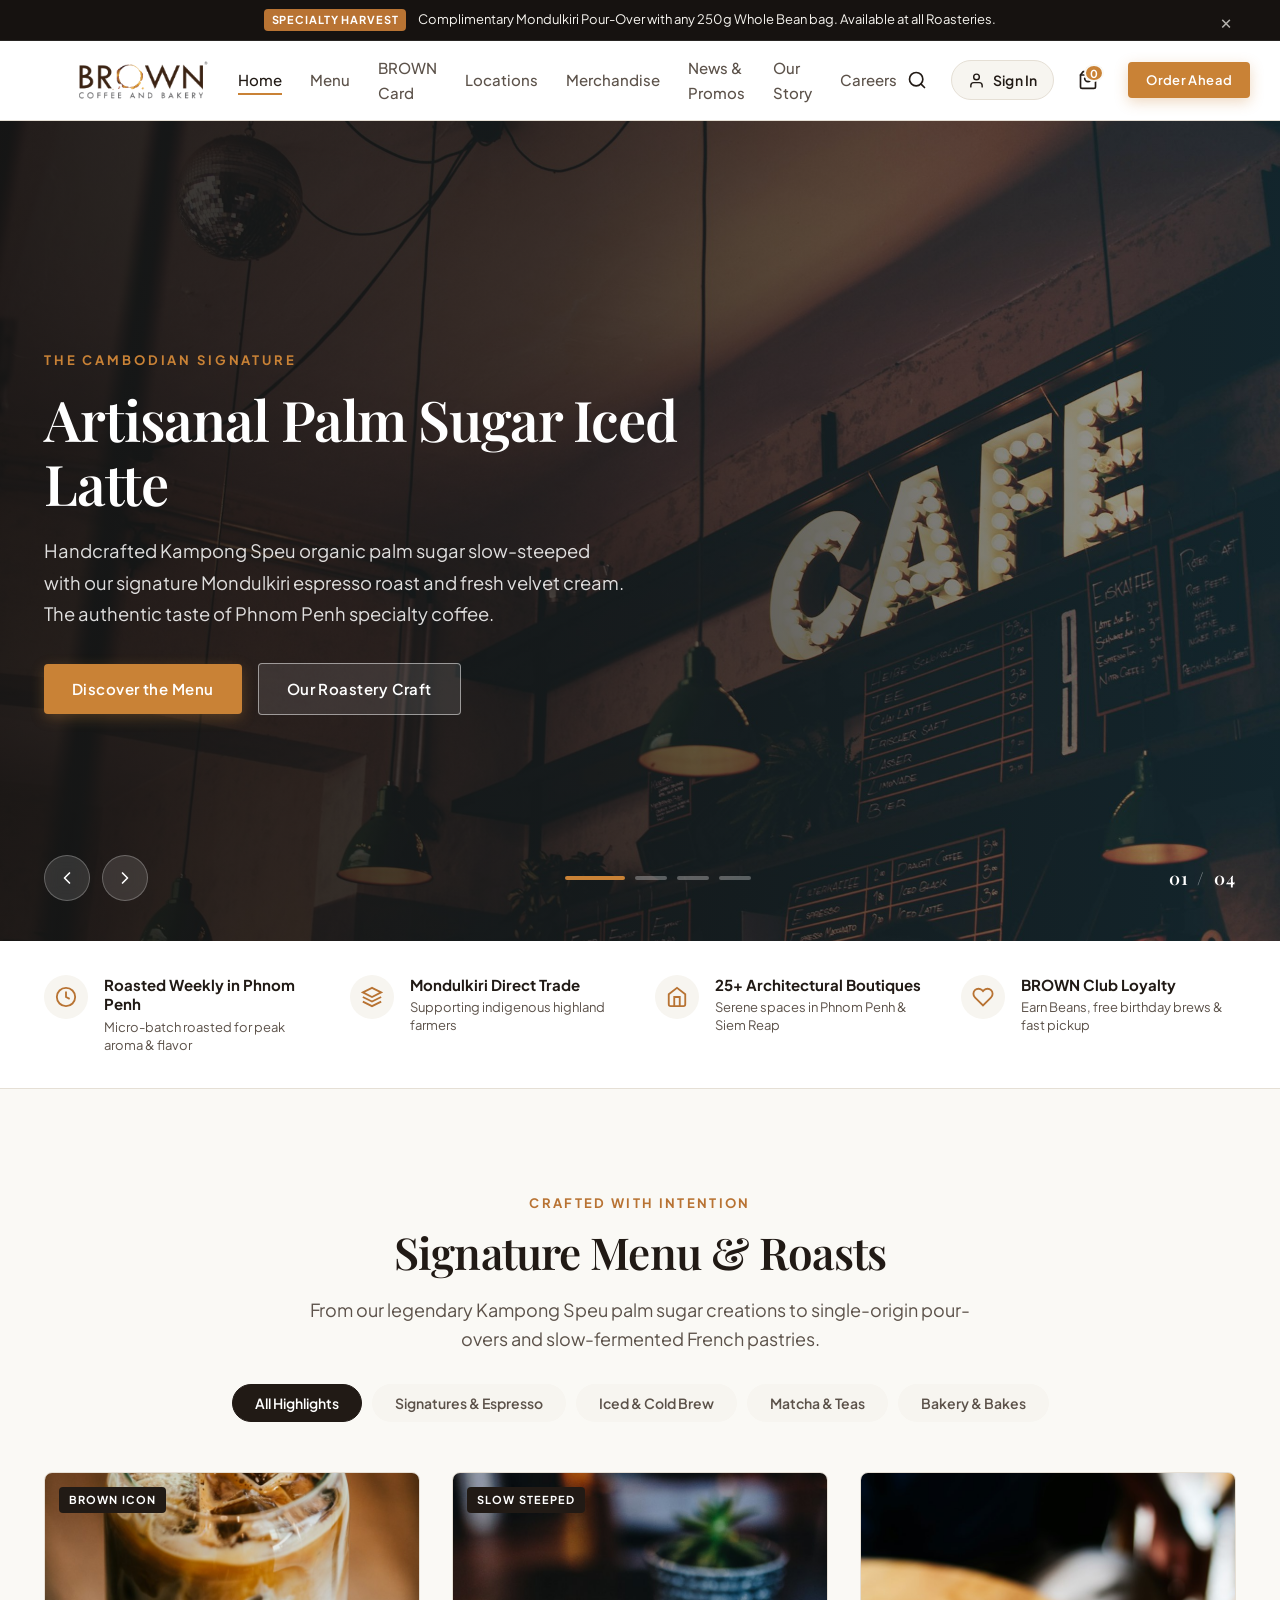
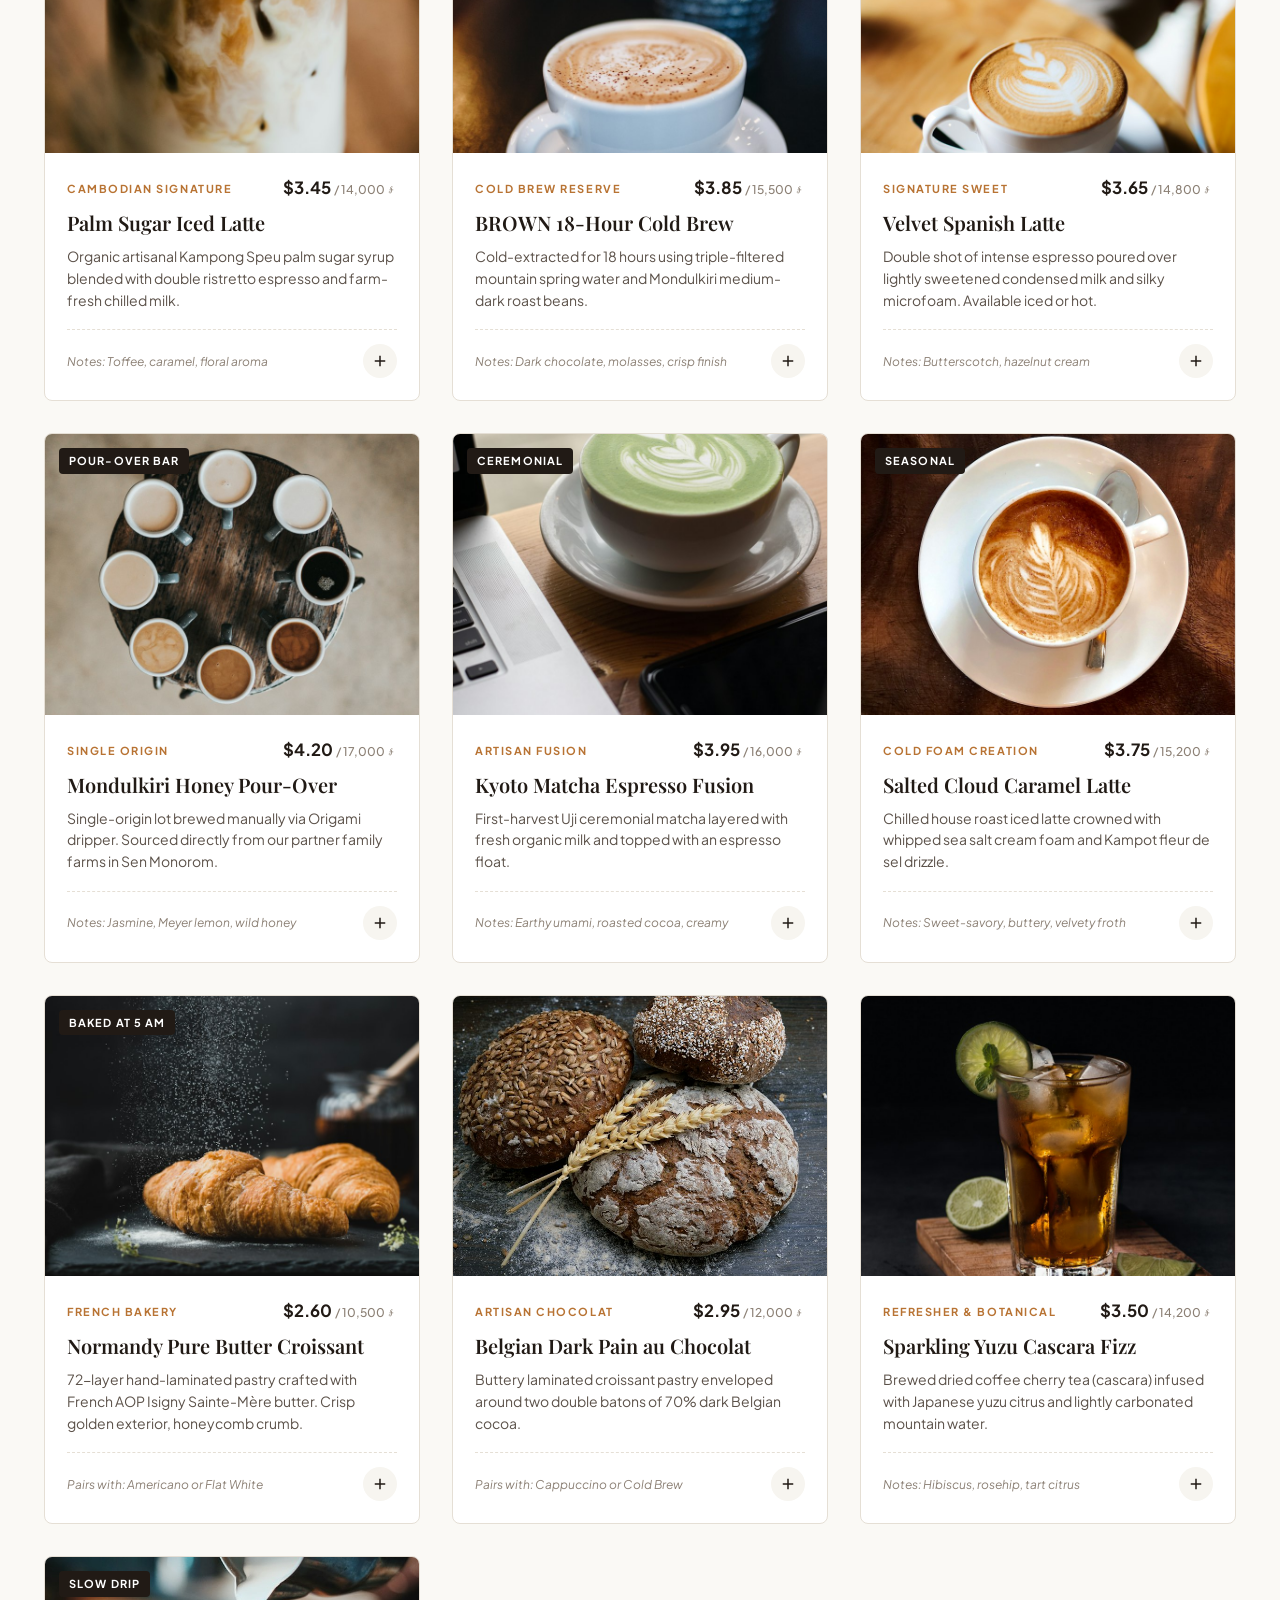
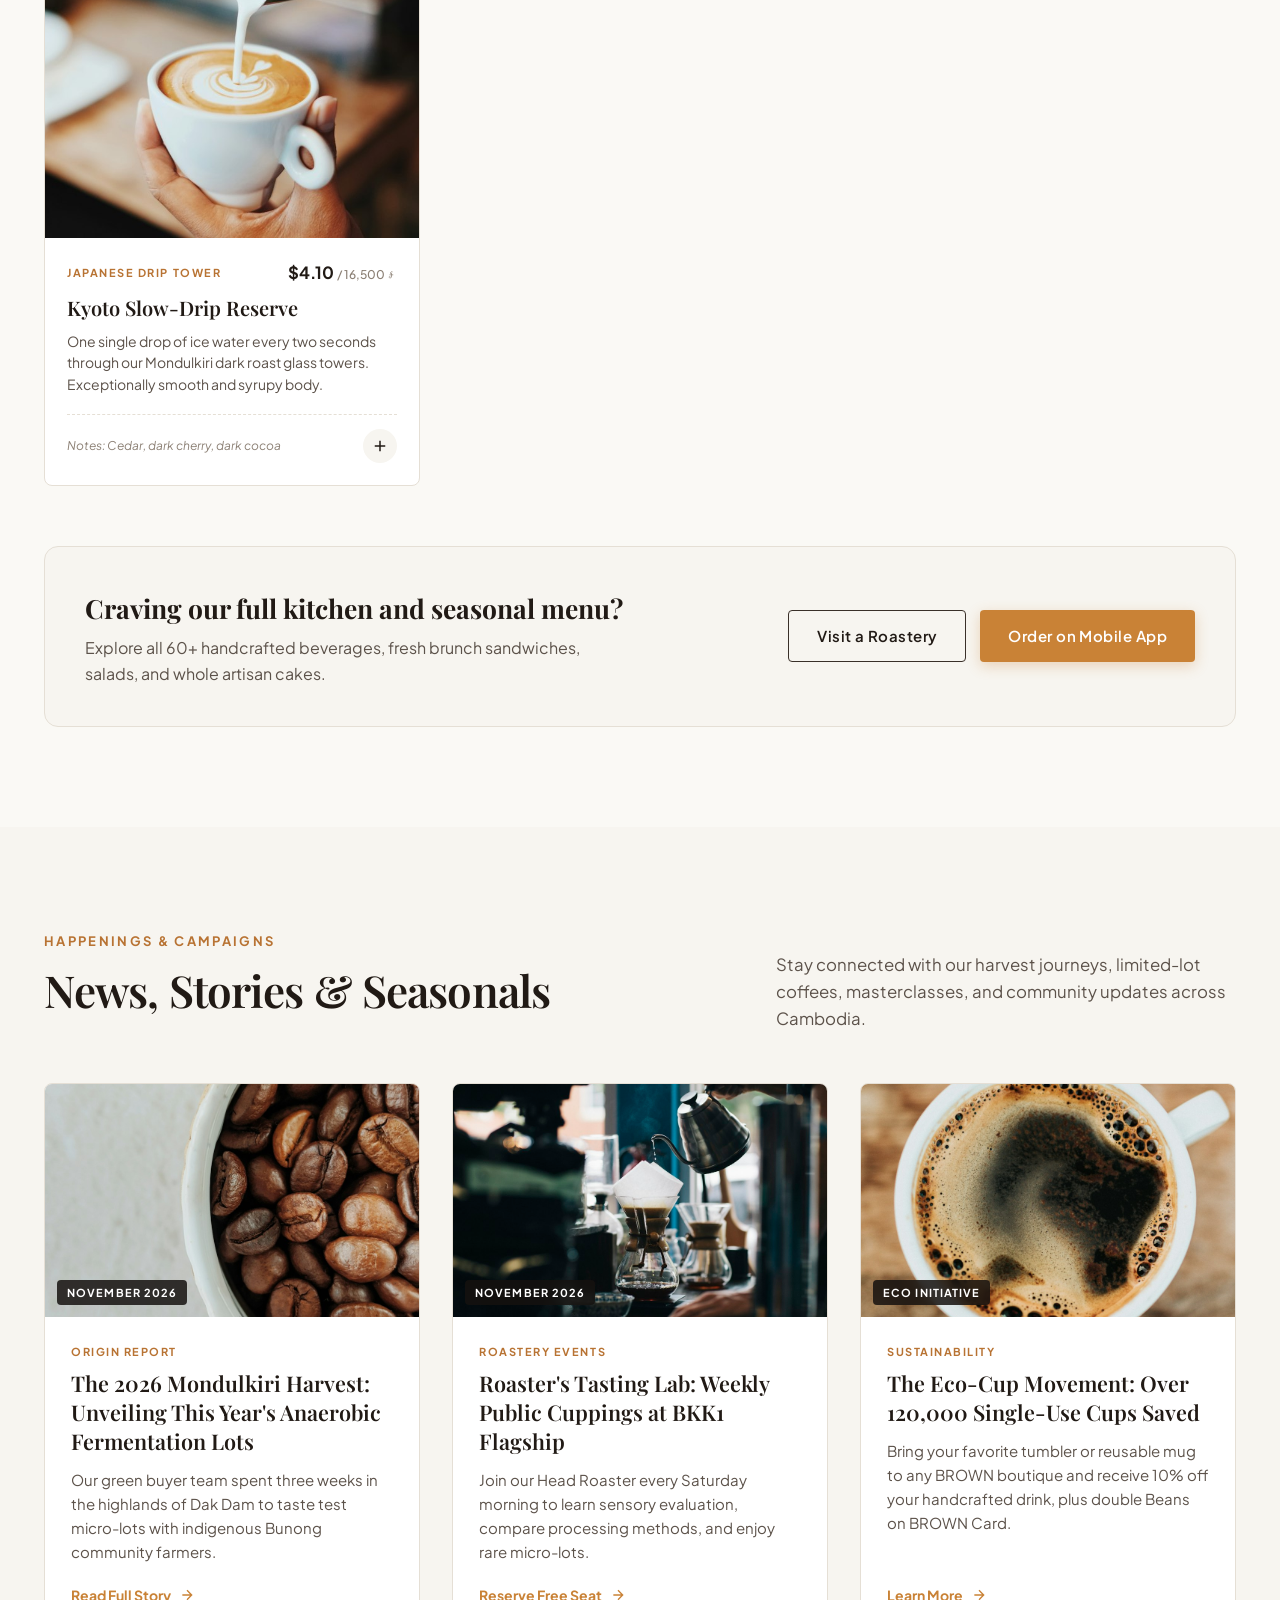
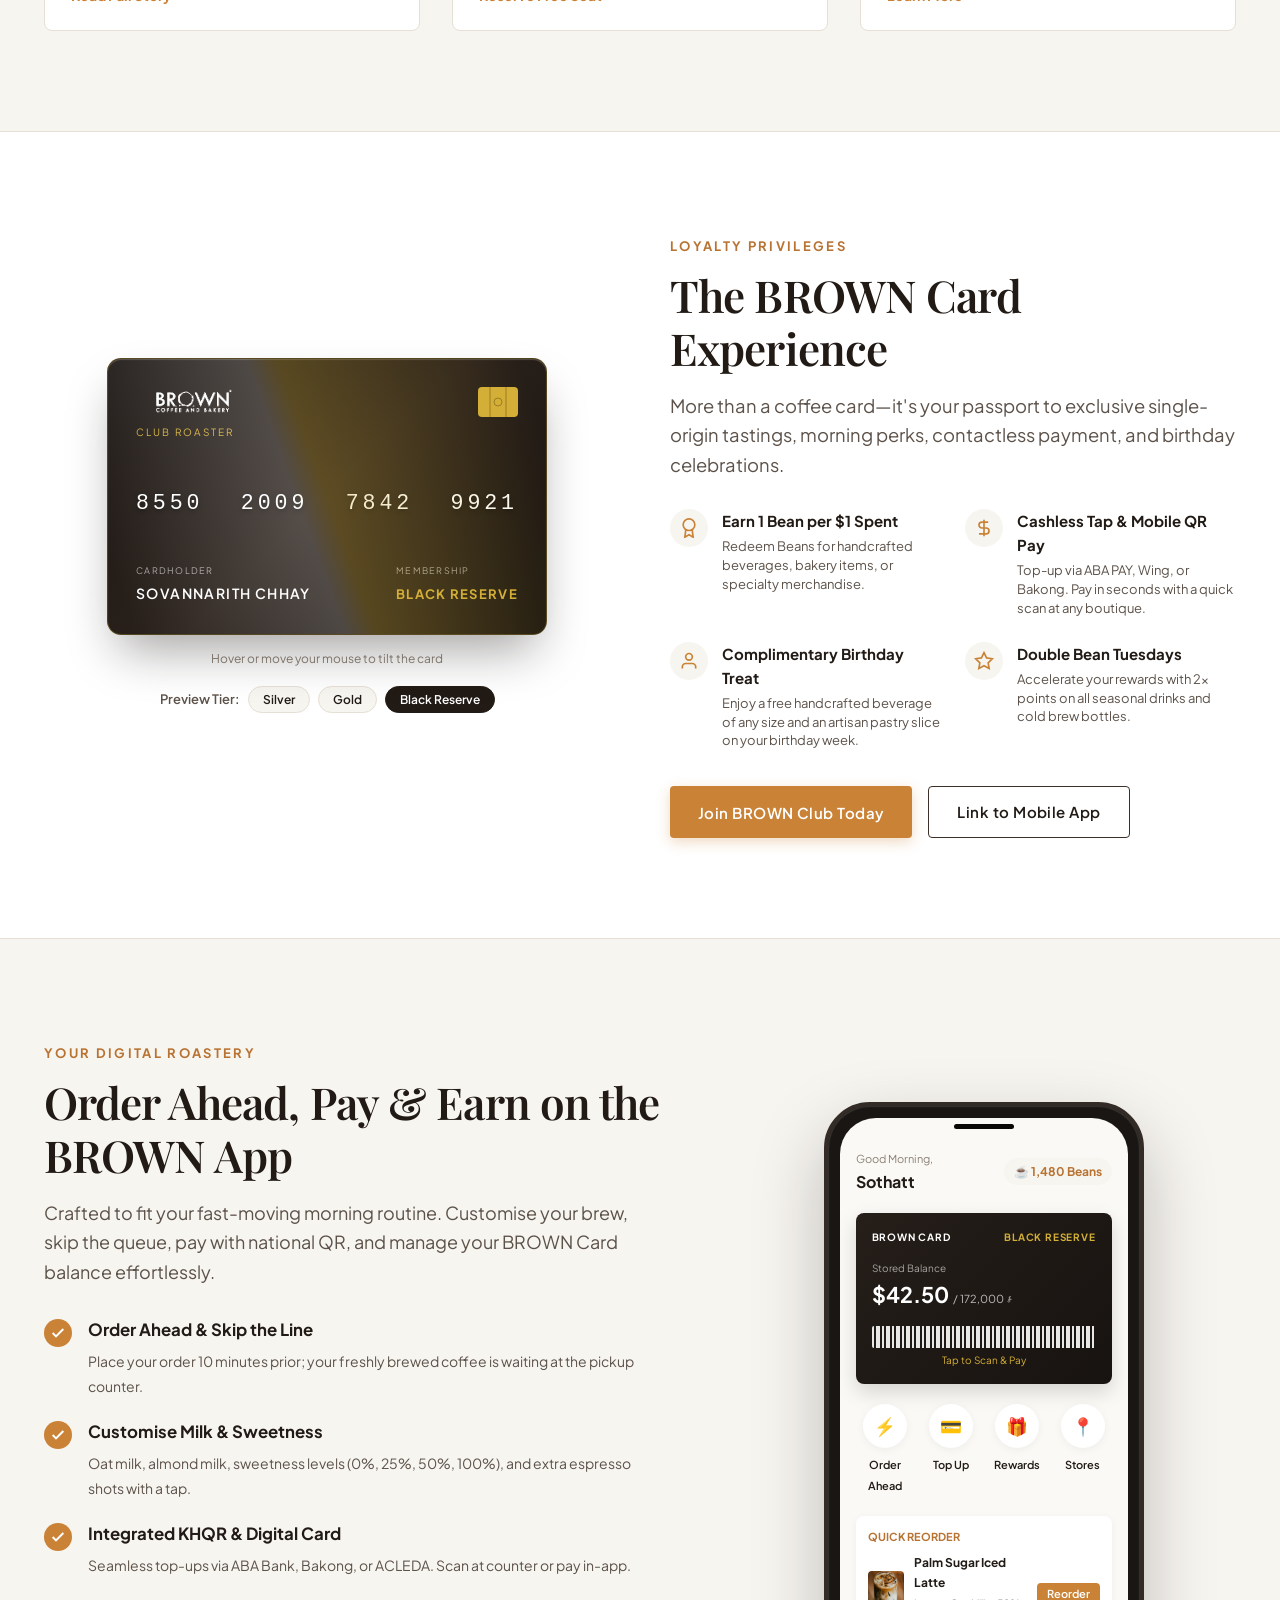
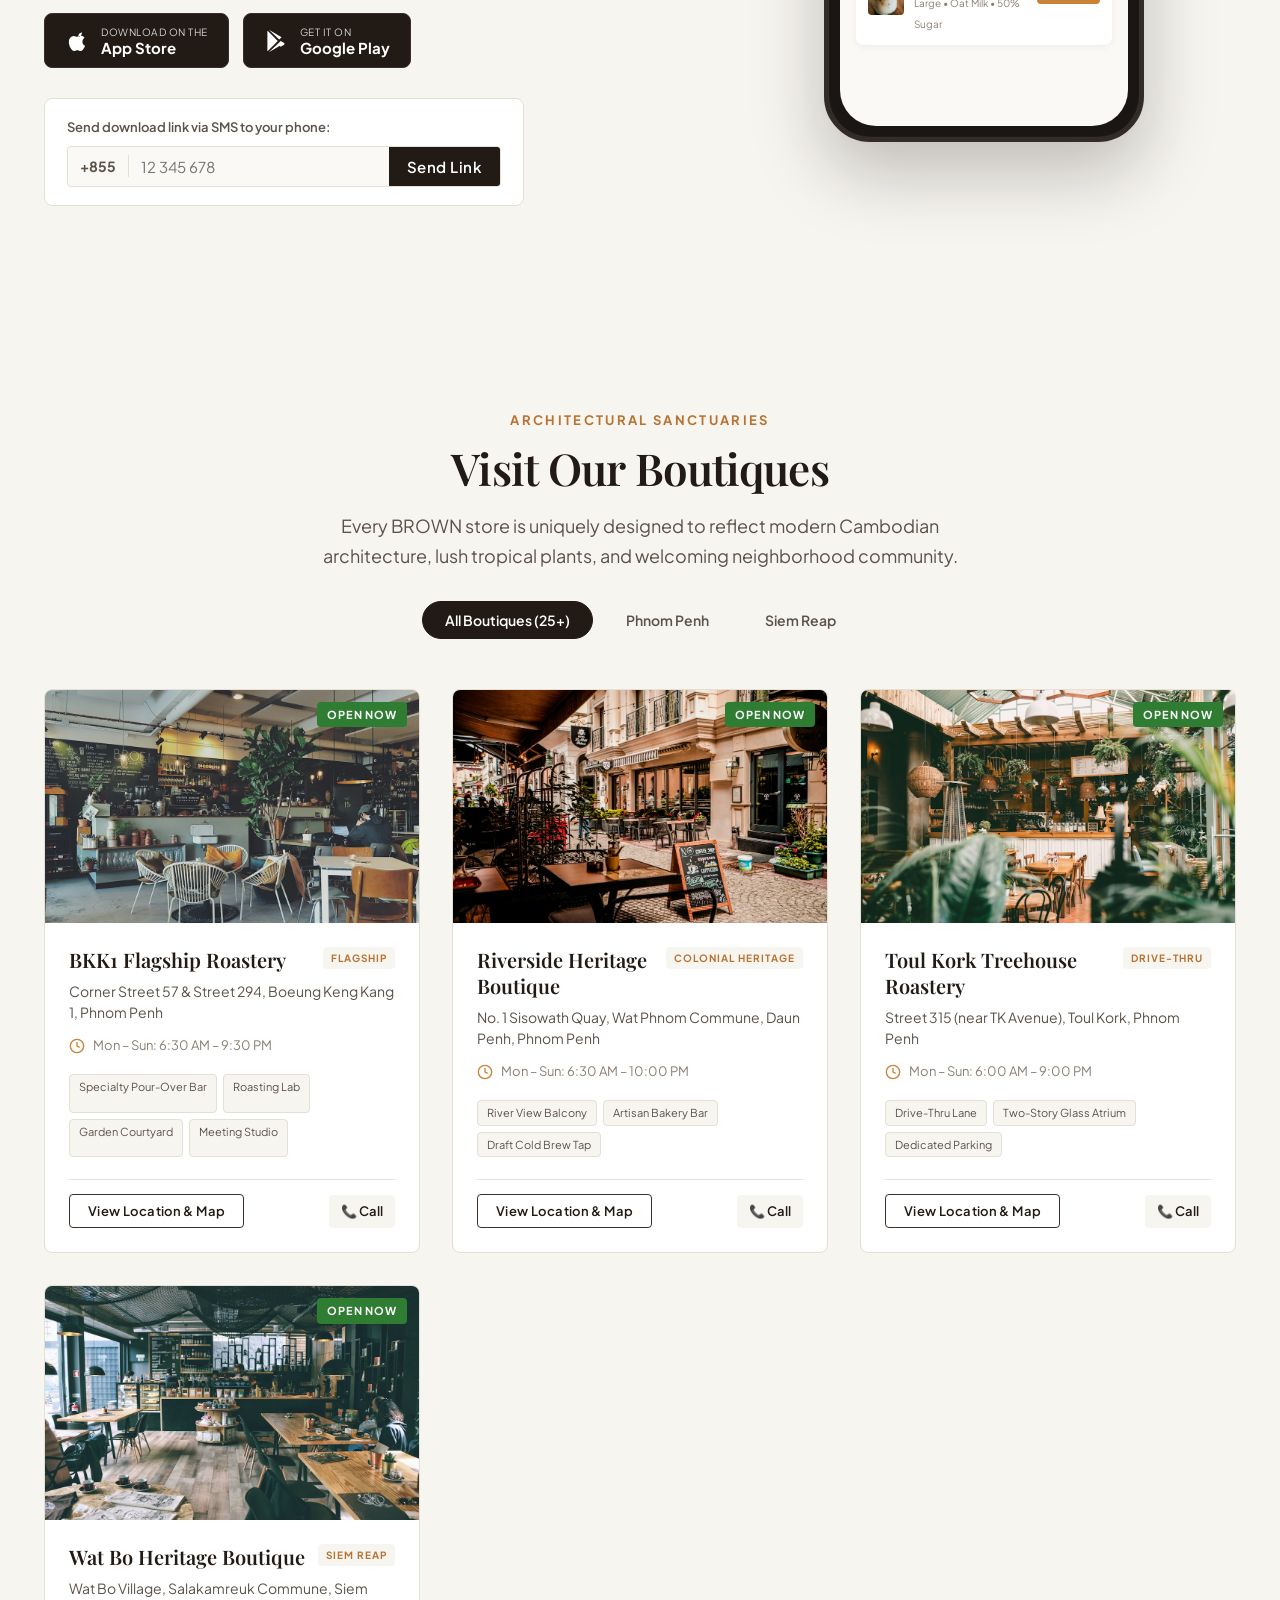
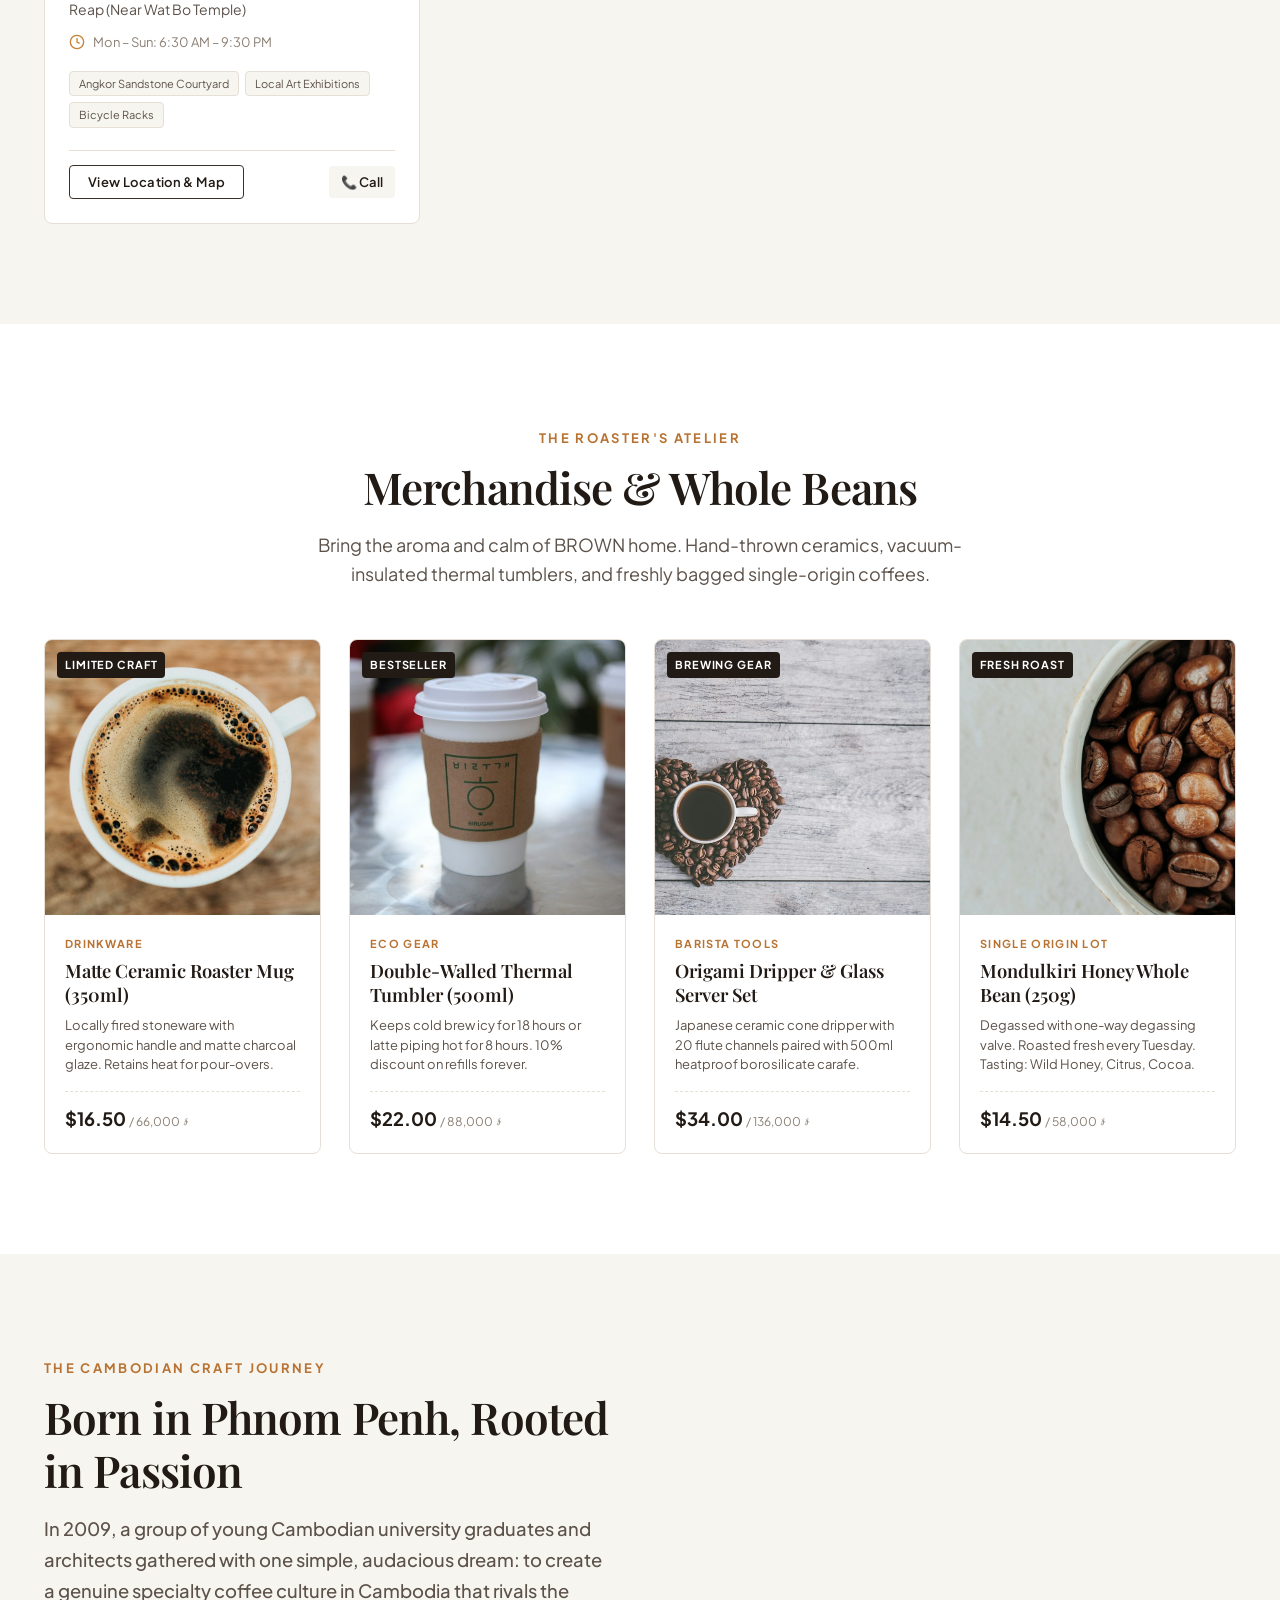
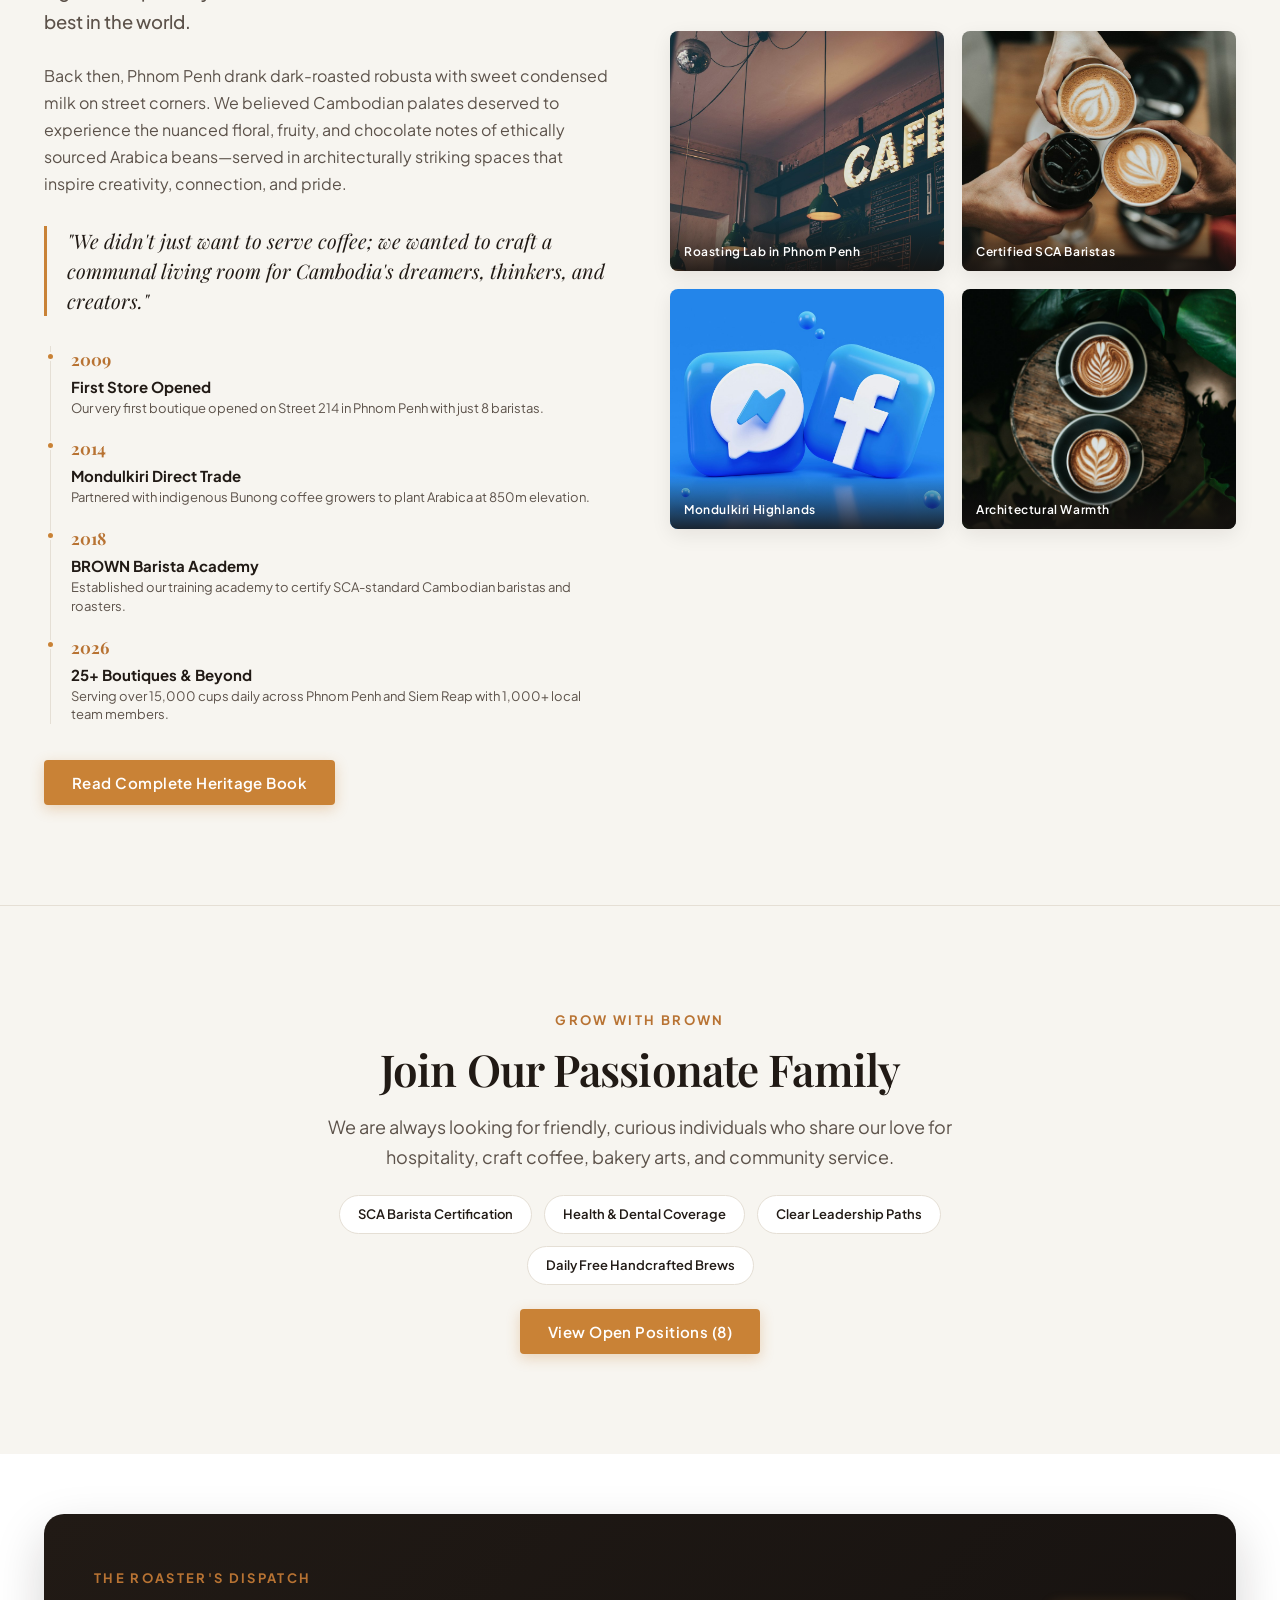
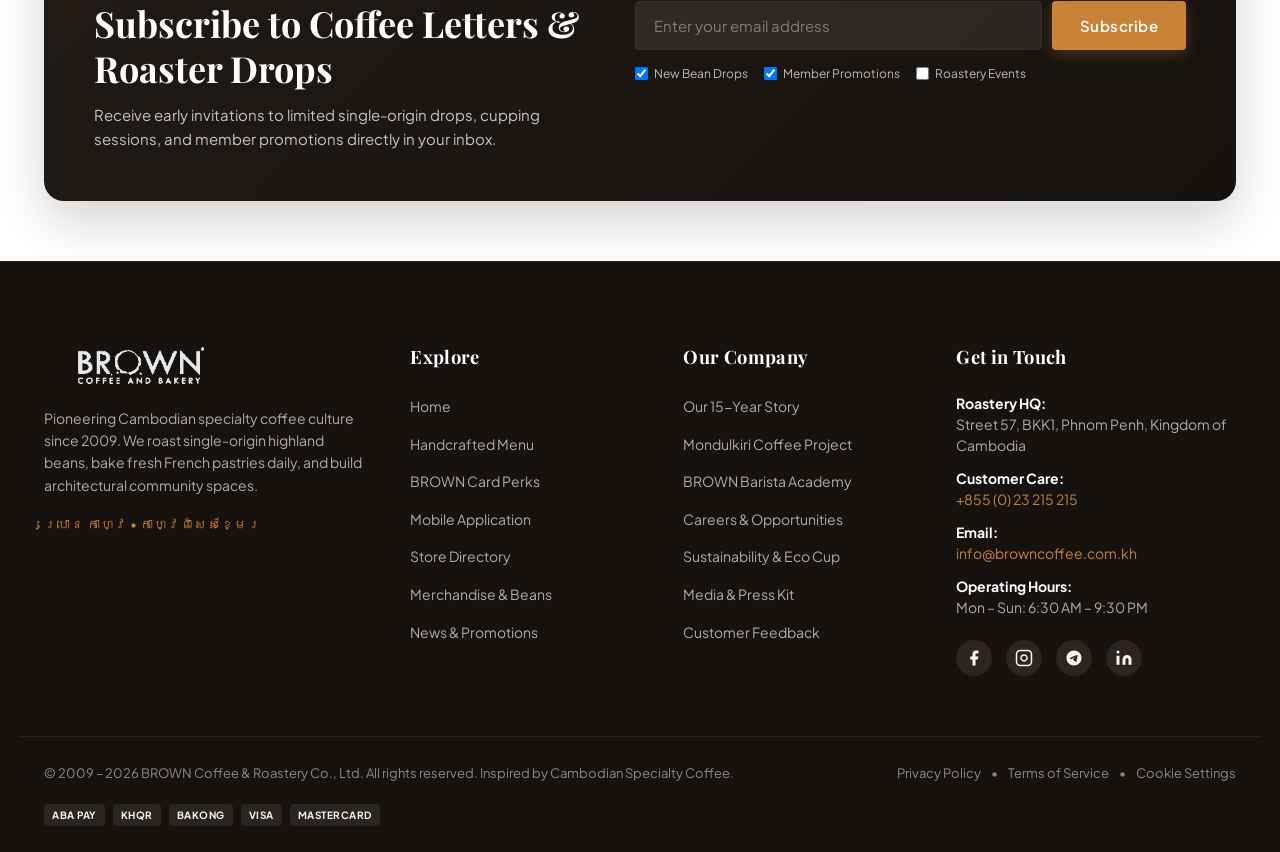
<file: index.html>
<!DOCTYPE html>
<html lang="en">
<head>
  <meta charset="UTF-8">
  <meta name="viewport" content="width=device-width, initial-scale=1.0">
  <title>BROWN Coffee & Roastery | Cambodian Specialty Coffee Culture</title>
  <meta name="description" content="Experience Cambodian specialty coffee culture, artisan bakery, and architectural sanctuaries inspired by BROWN Coffee Cambodia. Proudly roasted in Phnom Penh since 2009.">
  <meta name="keywords" content="BROWN Coffee, Cambodia specialty coffee, Phnom Penh coffee, Mondulkiri coffee, artisan bakery, Cambodian coffee roasters">
  <meta name="theme-color" content="#161210">

  <!-- Open Graph / Meta -->
  <meta property="og:type" content="website">
  <meta property="og:title" content="BROWN Coffee & Roastery | Cambodian Specialty Coffee">
  <meta property="og:description" content="Handcrafted coffee, artisan bakery, and architectural sanctuaries in Phnom Penh and Siem Reap.">
  <meta property="og:image" content="assets/images/hero/hero-1.jpg">

  <!-- Google Fonts: Playfair Display + Plus Jakarta Sans -->
  <link rel="preconnect" href="https://fonts.googleapis.com">
  <link rel="preconnect" href="https://fonts.gstatic.com" crossorigin>
  <link href="https://fonts.googleapis.com/css2?family=Playfair+Display:ital,wght@0,400;0,600;0,700;1,400;1,600&family=Plus+Jakarta+Sans:wght@300;400;500;600;700&display=swap" rel="stylesheet">

  <!-- Main Stylesheet -->
  <link rel="stylesheet" href="css/style.css">
</head>
<body class="site-body">
  <!-- Top Announcement Bar -->
  <aside class="announcement-bar" id="announcementBar" role="region" aria-label="Announcement">
    <div class="container announcement-inner">
      <div class="announcement-content">
        <span class="announcement-badge">SPECIALTY HARVEST</span>
        <span class="announcement-text">Complimentary Mondulkiri Pour-Over with any 250g Whole Bean bag. Available at all Roasteries.</span>
      </div>
      <button class="announcement-close" id="closeAnnouncement" aria-label="Dismiss announcement">&times;</button>
    </div>
  </aside>

  <!-- Sticky Main Header -->
  <header class="site-header" id="siteHeader">
    <div class="container header-container">
      <!-- Brand Logo -->
      <a href="#home" class="brand-logo" aria-label="BROWN Coffee Home">
        <img src="assets/images/brown-logo.png" alt="BROWN Coffee and Bakery" class="brand-logo-img">
      </a>

      <!-- Desktop Navigation Menu -->
      <nav class="desktop-nav" aria-label="Primary Navigation">
        <ul class="nav-list">
          <li class="nav-item"><a href="#home" class="nav-link active">Home</a></li>
          <li class="nav-item"><a href="#menu" class="nav-link">Menu</a></li>
          <li class="nav-item"><a href="#card" class="nav-link">BROWN Card</a></li>
          <li class="nav-item"><a href="#locations" class="nav-link">Locations</a></li>
          <li class="nav-item"><a href="#merchandise" class="nav-link">Merchandise</a></li>
          <li class="nav-item"><a href="#promotions" class="nav-link">News & Promos</a></li>
          <li class="nav-item"><a href="#story" class="nav-link">Our Story</a></li>
          <li class="nav-item"><a href="#careers" class="nav-link">Careers</a></li>
        </ul>
      </nav>

      <!-- Header Action Utilities -->
      <div class="header-actions">
        <!-- Search Button -->
        <button class="action-btn" id="openSearchBtn" aria-label="Open search modal" title="Search Menu & Stores (Press /)">
          <svg viewBox="0 0 24 24" fill="none" stroke="currentColor" stroke-width="2" stroke-linecap="round" stroke-linejoin="round" class="action-svg">
            <circle cx="11" cy="11" r="8"></circle>
            <line x1="21" y1="21" x2="16.65" y2="16.65"></line>
          </svg>
        </button>

        <!-- Account / Card Login Modal Trigger -->
        <button class="account-auth-btn" id="accountBtn" aria-label="Sign In to BROWN Club" title="Sign In to BROWN Club">
          <svg viewBox="0 0 24 24" fill="none" stroke="currentColor" stroke-width="2" stroke-linecap="round" stroke-linejoin="round" class="auth-icon-svg">
            <path d="M20 21v-2a4 4 0 0 0-4-4H8a4 4 0 0 0-4 4v2"></path>
            <circle cx="12" cy="7" r="4"></circle>
          </svg>
          <span class="auth-btn-label">Sign In</span>
        </button>

        <!-- Cart / Bag Trigger -->
        <button class="action-btn cart-btn" id="openCartBtn" aria-label="View Order Bag" title="Your Coffee Bag">
          <svg viewBox="0 0 24 24" fill="none" stroke="currentColor" stroke-width="2" stroke-linecap="round" stroke-linejoin="round" class="action-svg">
            <path d="M6 2L3 6v14a2 2 0 0 0 2 2h14a2 2 0 0 0 2-2V6l-3-4z"></path>
            <line x1="3" y1="6" x2="21" y2="6"></line>
            <path d="M16 10a4 4 0 0 1-8 0"></path>
          </svg>
          <span class="cart-badge" id="cartBadgeCount">0</span>
        </button>

        <!-- Order Ahead CTA -->
        <a href="#menu" class="btn btn-primary btn-sm header-order-btn">Order Ahead</a>

        <!-- Mobile Hamburger Toggle -->
        <button class="mobile-toggle" id="mobileMenuToggle" aria-label="Toggle navigation menu" aria-expanded="false">
          <span class="hamburger-bar"></span>
          <span class="hamburger-bar"></span>
          <span class="hamburger-bar"></span>
        </button>
      </div>
    </div>
  </header>

  <!-- Mobile Drawer Navigation -->
  <div class="mobile-drawer" id="mobileDrawer" aria-hidden="true">
    <div class="mobile-drawer-backdrop" id="drawerBackdrop"></div>
    <div class="mobile-drawer-panel">
      <div class="drawer-header">
        <a href="#home" style="display:block;">
          <img src="assets/images/brown-logo.png" alt="BROWN Coffee and Bakery" style="height:36px; width:auto; display:block;">
        </a>
        <button class="drawer-close" id="closeDrawerBtn" aria-label="Close menu">&times;</button>
      </div>

      <nav class="mobile-nav">
        <ul class="mobile-nav-list">
          <li><a href="#home" class="mobile-nav-link">Home</a></li>
          <li><a href="#menu" class="mobile-nav-link">Menu & Drinks</a></li>
          <li><a href="#card" class="mobile-nav-link">BROWN Card & Perks</a></li>
          <li><a href="#app" class="mobile-nav-link">Mobile Application</a></li>
          <li><a href="#locations" class="mobile-nav-link">Store Locations</a></li>
          <li><a href="#merchandise" class="mobile-nav-link">Merchandise & Beans</a></li>
          <li><a href="#promotions" class="mobile-nav-link">Promotions & News</a></li>
          <li><a href="#story" class="mobile-nav-link">Our Heritage</a></li>
          <li><a href="#careers" class="mobile-nav-link">Careers & Culture</a></li>
          <li style="border-top:1px dashed var(--color-latte-border); padding-top:8px;">
            <a href="login.html" class="mobile-nav-link" style="color:var(--color-amber);">🔐 Sign In to BROWN Club</a>
          </li>
        </ul>
      </nav>

      <div class="drawer-footer">
        <a href="#menu" class="btn btn-primary btn-block mb-3">Order Online</a>
        <div class="drawer-contact">
          <p>📞 Hotline: +855 23 215 215</p>
          <p>✉️ info@browncoffee.com.kh</p>
        </div>
        <div class="drawer-socials">
          <a href="#" aria-label="Facebook">FB</a>
          <a href="#" aria-label="Instagram">IG</a>
          <a href="#" aria-label="Telegram">TG</a>
          <a href="#" aria-label="LinkedIn">LI</a>
        </div>
      </div>
    </div>
  </div>

  <main id="mainContent">
    <!-- SECTION B: Hero Section (Promotional Slider) -->
    <section class="hero-section" id="home" aria-label="Featured Promotions">
      <div class="hero-slider" id="heroSlider">
        <!-- Slide 1: Signature Palm Sugar Latte -->
        <article class="hero-slide active" data-slide="0">
          <div class="hero-image-wrapper">
            <img src="assets/images/hero/hero-1.jpg" alt="Barista crafting espresso with steam in a modern boutique" class="hero-bg-img">
            <div class="hero-overlay"></div>
          </div>
          <div class="container hero-content-container">
            <div class="hero-content">
              <span class="hero-tag animate-in">THE CAMBODIAN SIGNATURE</span>
              <h1 class="hero-title animate-in">Artisanal Palm Sugar Iced Latte</h1>
              <p class="hero-desc animate-in">
                Handcrafted Kampong Speu organic palm sugar slow-steeped with our signature Mondulkiri espresso roast and fresh velvet cream. The authentic taste of Phnom Penh specialty coffee.
              </p>
              <div class="hero-actions animate-in">
                <a href="#menu" class="btn btn-primary">Discover the Menu</a>
                <a href="#story" class="btn btn-outline-light">Our Roastery Craft</a>
              </div>
            </div>
          </div>
        </article>

        <!-- Slide 2: Single Origin Beans -->
        <article class="hero-slide" data-slide="1">
          <div class="hero-image-wrapper">
            <img src="assets/images/hero/hero-2.jpg" alt="Rich iced coffee cold brew served with ice in glass" class="hero-bg-img" loading="lazy">
            <div class="hero-overlay"></div>
          </div>
          <div class="container hero-content-container">
            <div class="hero-content">
              <span class="hero-tag animate-in">DIRECT TRADE HIGHLANDS</span>
              <h2 class="hero-title animate-in">Mondulkiri Plateau Honey Process</h2>
              <p class="hero-desc animate-in">
                Grown at 850 meters elevation under shade canopy. Hand-sorted cherries, delicate floral jasmine aromatics, and brown sugar finish. Freshly micro-roasted weekly in Phnom Penh.
              </p>
              <div class="hero-actions animate-in">
                <a href="#merchandise" class="btn btn-primary">Shop Whole Beans</a>
                <a href="#locations" class="btn btn-outline-light">Taste at Roastery</a>
              </div>
            </div>
          </div>
        </article>

        <!-- Slide 3: Artisan Bakery -->
        <article class="hero-slide" data-slide="2">
          <div class="hero-image-wrapper">
            <img src="assets/images/hero/hero-3.jpg" alt="Fresh artisan baked croissants and pastries on a wooden table" class="hero-bg-img" loading="lazy">
            <div class="hero-overlay"></div>
          </div>
          <div class="container hero-content-container">
            <div class="hero-content">
              <span class="hero-tag animate-in">BAKED FRESH DAILY</span>
              <h2 class="hero-title animate-in">Normandy Butter Pastries & Brunch</h2>
              <p class="hero-desc animate-in">
                Hand-laminated flaky croissants, Belgian chocolate rolls, and warm sourdough sandwiches crafted daily at 5:00 AM by our pastry artisans to pair with your morning brew.
              </p>
              <div class="hero-actions animate-in">
                <a href="#menu" class="btn btn-primary">Explore Bakery</a>
                <a href="#card" class="btn btn-outline-light">Morning Club Rewards</a>
              </div>
            </div>
          </div>
        </article>

        <!-- Slide 4: Architectural Sanctuaries -->
        <article class="hero-slide" data-slide="3">
          <div class="hero-image-wrapper">
            <img src="assets/images/hero/hero-4.jpg" alt="Warm modern architectural coffee shop interior with raw concrete and teakwood" class="hero-bg-img" loading="lazy">
            <div class="hero-overlay"></div>
          </div>
          <div class="container hero-content-container">
            <div class="hero-content">
              <span class="hero-tag animate-in">ARCHITECTURAL DESIGN</span>
              <h2 class="hero-title animate-in">Spaces Designed for Reflection & Community</h2>
              <p class="hero-desc animate-in">
                Founded by Cambodian architects in 2009. Raw architectural concrete, locally cured teakwood, and tropical light create an inspiring oasis across 25+ boutiques in Cambodia.
              </p>
              <div class="hero-actions animate-in">
                <a href="#locations" class="btn btn-primary">Find Nearest Boutique</a>
                <a href="#story" class="btn btn-outline-light">Our 15-Year Story</a>
              </div>
            </div>
          </div>
        </article>
      </div>

      <!-- Slider Controls -->
      <div class="hero-controls-wrapper container">
        <div class="hero-nav-buttons">
          <button class="hero-nav-btn prev" id="heroPrevBtn" aria-label="Previous Slide">
            <svg viewBox="0 0 24 24" fill="none" stroke="currentColor" stroke-width="2" stroke-linecap="round" stroke-linejoin="round">
              <polyline points="15 18 9 12 15 6"></polyline>
            </svg>
          </button>
          <button class="hero-nav-btn next" id="heroNextBtn" aria-label="Next Slide">
            <svg viewBox="0 0 24 24" fill="none" stroke="currentColor" stroke-width="2" stroke-linecap="round" stroke-linejoin="round">
              <polyline points="9 18 15 12 9 6"></polyline>
            </svg>
          </button>
        </div>

        <!-- Slider Pagination Indicators -->
        <div class="hero-pagination" id="heroPagination" role="tablist" aria-label="Slideshow pages">
          <button class="page-indicator active" data-index="0" role="tab" aria-selected="true" aria-label="Slide 1"></button>
          <button class="page-indicator" data-index="1" role="tab" aria-selected="false" aria-label="Slide 2"></button>
          <button class="page-indicator" data-index="2" role="tab" aria-selected="false" aria-label="Slide 3"></button>
          <button class="page-indicator" data-index="3" role="tab" aria-selected="false" aria-label="Slide 4"></button>
        </div>

        <!-- Slide Counter -->
        <div class="hero-counter">
          <span class="counter-current" id="heroCurrentNum">01</span>
          <span class="counter-divider">/</span>
          <span class="counter-total">04</span>
        </div>
      </div>
    </section>

    <!-- Brand Philosophy Ribbon -->
    <section class="brand-ribbon">
      <div class="container ribbon-grid">
        <div class="ribbon-item">
          <div class="ribbon-icon">
            <svg viewBox="0 0 24 24" fill="none" stroke="currentColor" stroke-width="2">
              <circle cx="12" cy="12" r="10"></circle>
              <path d="M12 6v6l4 2"></path>
            </svg>
          </div>
          <div class="ribbon-text">
            <h4>Roasted Weekly in Phnom Penh</h4>
            <p>Micro-batch roasted for peak aroma & flavor</p>
          </div>
        </div>
        <div class="ribbon-item">
          <div class="ribbon-icon">
            <svg viewBox="0 0 24 24" fill="none" stroke="currentColor" stroke-width="2">
              <path d="M12 2L2 7l10 5 10-5-10-5zM2 17l10 5 10-5M2 12l10 5 10-5"></path>
            </svg>
          </div>
          <div class="ribbon-text">
            <h4>Mondulkiri Direct Trade</h4>
            <p>Supporting indigenous highland farmers</p>
          </div>
        </div>
        <div class="ribbon-item">
          <div class="ribbon-icon">
            <svg viewBox="0 0 24 24" fill="none" stroke="currentColor" stroke-width="2">
              <path d="M3 9l9-7 9 7v11a2 2 0 0 1-2 2H5a2 2 0 0 1-2-2z"></path>
              <polyline points="9 22 9 12 15 12 15 22"></polyline>
            </svg>
          </div>
          <div class="ribbon-text">
            <h4>25+ Architectural Boutiques</h4>
            <p>Serene spaces in Phnom Penh & Siem Reap</p>
          </div>
        </div>
        <div class="ribbon-item">
          <div class="ribbon-icon">
            <svg viewBox="0 0 24 24" fill="none" stroke="currentColor" stroke-width="2">
              <path d="M20.84 4.61a5.5 5.5 0 0 0-7.78 0L12 5.67l-1.06-1.06a5.5 5.5 0 0 0-7.78 7.78l1.06 1.06L12 21.23l7.78-7.78 1.06-1.06a5.5 5.5 0 0 0 0-7.78z"></path>
            </svg>
          </div>
          <div class="ribbon-text">
            <h4>BROWN Club Loyalty</h4>
            <p>Earn Beans, free birthday brews & fast pickup</p>
          </div>
        </div>
      </div>
    </section>

    <!-- SECTION C: Featured Products Showcase -->
    <section class="section-padding products-section" id="menu">
      <div class="container">
        <!-- Section Header -->
        <div class="section-header text-center">
          <span class="sub-heading">CRAFTED WITH INTENTION</span>
          <h2 class="section-title">Signature Menu & Roasts</h2>
          <p class="section-subtitle">
            From our legendary Kampong Speu palm sugar creations to single-origin pour-overs and slow-fermented French pastries.
          </p>

          <!-- Category Filter Tabs -->
          <div class="filter-tabs" id="productFilterTabs" role="tablist">
            <button class="filter-tab active" data-filter="all" role="tab" aria-selected="true">All Highlights</button>
            <button class="filter-tab" data-filter="signature" role="tab" aria-selected="false">Signatures & Espresso</button>
            <button class="filter-tab" data-filter="iced" role="tab" aria-selected="false">Iced & Cold Brew</button>
            <button class="filter-tab" data-filter="tea" role="tab" aria-selected="false">Matcha & Teas</button>
            <button class="filter-tab" data-filter="bakery" role="tab" aria-selected="false">Bakery & Bakes</button>
          </div>
        </div>

        <!-- Product Grid -->
        <div class="product-grid" id="productGrid">
          <!-- Item 1 -->
          <article class="product-card" data-category="signature" data-id="p1">
            <div class="product-media">
              <span class="product-badge">BROWN ICON</span>
              <img src="assets/images/products/prod-palm-sugar.jpg" alt="Iced Palm Sugar Latte with layered coffee and milk" class="product-img" loading="lazy">
              <div class="product-hover-overlay">
                <button class="btn btn-sm btn-light quick-view-btn" data-id="p1">Quick Details</button>
              </div>
            </div>
            <div class="product-info">
              <div class="product-meta">
                <span class="product-cat">CAMBODIAN SIGNATURE</span>
                <span class="product-price">$3.45 <small>/ 14,000៛</small></span>
              </div>
              <h3 class="product-title">Palm Sugar Iced Latte</h3>
              <p class="product-desc">
                Organic artisanal Kampong Speu palm sugar syrup blended with double ristretto espresso and farm-fresh chilled milk.
              </p>
              <div class="product-card-footer">
                <span class="tasting-notes">Notes: Toffee, caramel, floral aroma</span>
                <button class="add-to-bag-icon" data-id="p1" aria-label="Add to bag" title="Add to Order Bag">
                  <svg viewBox="0 0 24 24" fill="none" stroke="currentColor" stroke-width="2"><path d="M12 5v14M5 12h14"/></svg>
                </button>
              </div>
            </div>
          </article>

          <!-- Item 2 -->
          <article class="product-card" data-category="iced" data-id="p2">
            <div class="product-media">
              <span class="product-badge">SLOW STEEPED</span>
              <img src="assets/images/products/prod-cold-brew.jpg" alt="Brown Signature Cold Brew over clear ice sphere" class="product-img" loading="lazy">
              <div class="product-hover-overlay">
                <button class="btn btn-sm btn-light quick-view-btn" data-id="p2">Quick Details</button>
              </div>
            </div>
            <div class="product-info">
              <div class="product-meta">
                <span class="product-cat">COLD BREW RESERVE</span>
                <span class="product-price">$3.85 <small>/ 15,500៛</small></span>
              </div>
              <h3 class="product-title">BROWN 18-Hour Cold Brew</h3>
              <p class="product-desc">
                Cold-extracted for 18 hours using triple-filtered mountain spring water and Mondulkiri medium-dark roast beans.
              </p>
              <div class="product-card-footer">
                <span class="tasting-notes">Notes: Dark chocolate, molasses, crisp finish</span>
                <button class="add-to-bag-icon" data-id="p2" aria-label="Add to bag">
                  <svg viewBox="0 0 24 24" fill="none" stroke="currentColor" stroke-width="2"><path d="M12 5v14M5 12h14"/></svg>
                </button>
              </div>
            </div>
          </article>

          <!-- Item 3 -->
          <article class="product-card" data-category="signature" data-id="p3">
            <div class="product-media">
              <img src="assets/images/products/prod-spanish-latte.jpg" alt="Rich Spanish Latte with sweet cream swirl" class="product-img" loading="lazy">
              <div class="product-hover-overlay">
                <button class="btn btn-sm btn-light quick-view-btn" data-id="p3">Quick Details</button>
              </div>
            </div>
            <div class="product-info">
              <div class="product-meta">
                <span class="product-cat">SIGNATURE SWEET</span>
                <span class="product-price">$3.65 <small>/ 14,800៛</small></span>
              </div>
              <h3 class="product-title">Velvet Spanish Latte</h3>
              <p class="product-desc">
                Double shot of intense espresso poured over lightly sweetened condensed milk and silky microfoam. Available iced or hot.
              </p>
              <div class="product-card-footer">
                <span class="tasting-notes">Notes: Butterscotch, hazelnut cream</span>
                <button class="add-to-bag-icon" data-id="p3" aria-label="Add to bag">
                  <svg viewBox="0 0 24 24" fill="none" stroke="currentColor" stroke-width="2"><path d="M12 5v14M5 12h14"/></svg>
                </button>
              </div>
            </div>
          </article>

          <!-- Item 4 -->
          <article class="product-card" data-category="signature" data-id="p4">
            <div class="product-media">
              <span class="product-badge">POUR-OVER BAR</span>
              <img src="assets/images/products/prod-pourover.jpg" alt="Handcrafted pour-over coffee dripping through paper filter" class="product-img" loading="lazy">
              <div class="product-hover-overlay">
                <button class="btn btn-sm btn-light quick-view-btn" data-id="p4">Quick Details</button>
              </div>
            </div>
            <div class="product-info">
              <div class="product-meta">
                <span class="product-cat">SINGLE ORIGIN</span>
                <span class="product-price">$4.20 <small>/ 17,000៛</small></span>
              </div>
              <h3 class="product-title">Mondulkiri Honey Pour-Over</h3>
              <p class="product-desc">
                Single-origin lot brewed manually via Origami dripper. Sourced directly from our partner family farms in Sen Monorom.
              </p>
              <div class="product-card-footer">
                <span class="tasting-notes">Notes: Jasmine, Meyer lemon, wild honey</span>
                <button class="add-to-bag-icon" data-id="p4" aria-label="Add to bag">
                  <svg viewBox="0 0 24 24" fill="none" stroke="currentColor" stroke-width="2"><path d="M12 5v14M5 12h14"/></svg>
                </button>
              </div>
            </div>
          </article>

          <!-- Item 5 -->
          <article class="product-card" data-category="tea" data-id="p5">
            <div class="product-media">
              <span class="product-badge">CEREMONIAL</span>
              <img src="assets/images/products/prod-matcha-espresso.jpg" alt="Layered vibrant green matcha latte with espresso shot" class="product-img" loading="lazy">
              <div class="product-hover-overlay">
                <button class="btn btn-sm btn-light quick-view-btn" data-id="p5">Quick Details</button>
              </div>
            </div>
            <div class="product-info">
              <div class="product-meta">
                <span class="product-cat">ARTISAN FUSION</span>
                <span class="product-price">$3.95 <small>/ 16,000៛</small></span>
              </div>
              <h3 class="product-title">Kyoto Matcha Espresso Fusion</h3>
              <p class="product-desc">
                First-harvest Uji ceremonial matcha layered with fresh organic milk and topped with an espresso float.
              </p>
              <div class="product-card-footer">
                <span class="tasting-notes">Notes: Earthy umami, roasted cocoa, creamy</span>
                <button class="add-to-bag-icon" data-id="p5" aria-label="Add to bag">
                  <svg viewBox="0 0 24 24" fill="none" stroke="currentColor" stroke-width="2"><path d="M12 5v14M5 12h14"/></svg>
                </button>
              </div>
            </div>
          </article>

          <!-- Item 6 -->
          <article class="product-card" data-category="iced" data-id="p6">
            <div class="product-media">
              <span class="product-badge">SEASONAL</span>
              <img src="assets/images/products/prod-cloud-latte.jpg" alt="Iced coffee crowned with thick salted caramel cloud foam" class="product-img" loading="lazy">
              <div class="product-hover-overlay">
                <button class="btn btn-sm btn-light quick-view-btn" data-id="p6">Quick Details</button>
              </div>
            </div>
            <div class="product-info">
              <div class="product-meta">
                <span class="product-cat">COLD FOAM CREATION</span>
                <span class="product-price">$3.75 <small>/ 15,200៛</small></span>
              </div>
              <h3 class="product-title">Salted Cloud Caramel Latte</h3>
              <p class="product-desc">
                Chilled house roast iced latte crowned with whipped sea salt cream foam and Kampot fleur de sel drizzle.
              </p>
              <div class="product-card-footer">
                <span class="tasting-notes">Notes: Sweet-savory, buttery, velvety froth</span>
                <button class="add-to-bag-icon" data-id="p6" aria-label="Add to bag">
                  <svg viewBox="0 0 24 24" fill="none" stroke="currentColor" stroke-width="2"><path d="M12 5v14M5 12h14"/></svg>
                </button>
              </div>
            </div>
          </article>

          <!-- Item 7 -->
          <article class="product-card" data-category="bakery" data-id="p7">
            <div class="product-media">
              <span class="product-badge">BAKED AT 5 AM</span>
              <img src="assets/images/products/prod-croissant.jpg" alt="Golden brown French butter croissant freshly baked" class="product-img" loading="lazy">
              <div class="product-hover-overlay">
                <button class="btn btn-sm btn-light quick-view-btn" data-id="p7">Quick Details</button>
              </div>
            </div>
            <div class="product-info">
              <div class="product-meta">
                <span class="product-cat">FRENCH BAKERY</span>
                <span class="product-price">$2.60 <small>/ 10,500៛</small></span>
              </div>
              <h3 class="product-title">Normandy Pure Butter Croissant</h3>
              <p class="product-desc">
                72-layer hand-laminated pastry crafted with French AOP Isigny Sainte-Mère butter. Crisp golden exterior, honeycomb crumb.
              </p>
              <div class="product-card-footer">
                <span class="tasting-notes">Pairs with: Americano or Flat White</span>
                <button class="add-to-bag-icon" data-id="p7" aria-label="Add to bag">
                  <svg viewBox="0 0 24 24" fill="none" stroke="currentColor" stroke-width="2"><path d="M12 5v14M5 12h14"/></svg>
                </button>
              </div>
            </div>
          </article>

          <!-- Item 8 -->
          <article class="product-card" data-category="bakery" data-id="p8">
            <div class="product-media">
              <img src="assets/images/products/prod-chocolat.jpg" alt="Pain au chocolat with rich dark chocolate batons" class="product-img" loading="lazy">
              <div class="product-hover-overlay">
                <button class="btn btn-sm btn-light quick-view-btn" data-id="p8">Quick Details</button>
              </div>
            </div>
            <div class="product-info">
              <div class="product-meta">
                <span class="product-cat">ARTISAN CHOCOLAT</span>
                <span class="product-price">$2.95 <small>/ 12,000៛</small></span>
              </div>
              <h3 class="product-title">Belgian Dark Pain au Chocolat</h3>
              <p class="product-desc">
                Buttery laminated croissant pastry enveloped around two double batons of 70% dark Belgian cocoa.
              </p>
              <div class="product-card-footer">
                <span class="tasting-notes">Pairs with: Cappuccino or Cold Brew</span>
                <button class="add-to-bag-icon" data-id="p8" aria-label="Add to bag">
                  <svg viewBox="0 0 24 24" fill="none" stroke="currentColor" stroke-width="2"><path d="M12 5v14M5 12h14"/></svg>
                </button>
              </div>
            </div>
          </article>

          <!-- Item 9 -->
          <article class="product-card" data-category="tea" data-id="p9">
            <div class="product-media">
              <img src="assets/images/products/prod-yuzu-tea.jpg" alt="Iced sparkling yuzu cascara tea with citrus slice" class="product-img" loading="lazy">
              <div class="product-hover-overlay">
                <button class="btn btn-sm btn-light quick-view-btn" data-id="p9">Quick Details</button>
              </div>
            </div>
            <div class="product-info">
              <div class="product-meta">
                <span class="product-cat">REFRESHER & BOTANICAL</span>
                <span class="product-price">$3.50 <small>/ 14,200៛</small></span>
              </div>
              <h3 class="product-title">Sparkling Yuzu Cascara Fizz</h3>
              <p class="product-desc">
                Brewed dried coffee cherry tea (cascara) infused with Japanese yuzu citrus and lightly carbonated mountain water.
              </p>
              <div class="product-card-footer">
                <span class="tasting-notes">Notes: Hibiscus, rosehip, tart citrus</span>
                <button class="add-to-bag-icon" data-id="p9" aria-label="Add to bag">
                  <svg viewBox="0 0 24 24" fill="none" stroke="currentColor" stroke-width="2"><path d="M12 5v14M5 12h14"/></svg>
                </button>
              </div>
            </div>
          </article>

          <!-- Item 10 -->
          <article class="product-card" data-category="iced" data-id="p10">
            <div class="product-media">
              <span class="product-badge">SLOW DRIP</span>
              <img src="assets/images/products/prod-kyoto-drip.jpg" alt="Towering glass Kyoto slow drip cold brew coffee maker" class="product-img" loading="lazy">
              <div class="product-hover-overlay">
                <button class="btn btn-sm btn-light quick-view-btn" data-id="p10">Quick Details</button>
              </div>
            </div>
            <div class="product-info">
              <div class="product-meta">
                <span class="product-cat">JAPANESE DRIP TOWER</span>
                <span class="product-price">$4.10 <small>/ 16,500៛</small></span>
              </div>
              <h3 class="product-title">Kyoto Slow-Drip Reserve</h3>
              <p class="product-desc">
                One single drop of ice water every two seconds through our Mondulkiri dark roast glass towers. Exceptionally smooth and syrupy body.
              </p>
              <div class="product-card-footer">
                <span class="tasting-notes">Notes: Cedar, dark cherry, dark cocoa</span>
                <button class="add-to-bag-icon" data-id="p10" aria-label="Add to bag">
                  <svg viewBox="0 0 24 24" fill="none" stroke="currentColor" stroke-width="2"><path d="M12 5v14M5 12h14"/></svg>
                </button>
              </div>
            </div>
          </article>
        </div>

        <!-- View Full Menu CTA Banner -->
        <div class="menu-cta-banner">
          <div class="menu-cta-content">
            <h3>Craving our full kitchen and seasonal menu?</h3>
            <p>Explore all 60+ handcrafted beverages, fresh brunch sandwiches, salads, and whole artisan cakes.</p>
          </div>
          <div class="menu-cta-actions">
            <a href="#locations" class="btn btn-outline-dark">Visit a Roastery</a>
            <a href="#app" class="btn btn-primary">Order on Mobile App</a>
          </div>
        </div>
      </div>
    </section>

    <!-- SECTION D: Promotions & News -->
    <section class="section-padding bg-sand-subtle" id="promotions">
      <div class="container">
        <div class="section-header">
          <div class="header-split">
            <div>
              <span class="sub-heading">HAPPENINGS & CAMPAIGNS</span>
              <h2 class="section-title">News, Stories & Seasonals</h2>
            </div>
            <p class="section-lead-text">
              Stay connected with our harvest journeys, limited-lot coffees, masterclasses, and community updates across Cambodia.
            </p>
          </div>
        </div>

        <div class="news-grid">
          <!-- News Card 1 -->
          <article class="news-card">
            <div class="news-image-box">
              <img src="assets/images/news/news-1.jpg" alt="Mondulkiri highland coffee cherries drying under sunlight" class="news-img" loading="lazy">
              <span class="news-date">NOVEMBER 2026</span>
            </div>
            <div class="news-body">
              <span class="news-category">ORIGIN REPORT</span>
              <h3 class="news-title">The 2026 Mondulkiri Harvest: Unveiling This Year's Anaerobic Fermentation Lots</h3>
              <p class="news-summary">
                Our green buyer team spent three weeks in the highlands of Dak Dam to taste test micro-lots with indigenous Bunong community farmers.
              </p>
              <button class="read-story-btn" data-news-id="n1">
                <span>Read Full Story</span>
                <svg viewBox="0 0 24 24" fill="none" stroke="currentColor" stroke-width="2" class="arrow-svg"><path d="M5 12h14M12 5l7 7-7 7"/></svg>
              </button>
            </div>
          </article>

          <!-- News Card 2 -->
          <article class="news-card">
            <div class="news-image-box">
              <img src="assets/images/news/news-2.jpg" alt="Specialty coffee cupping room with aroma bowls and spoons" class="news-img" loading="lazy">
              <span class="news-date">NOVEMBER 2026</span>
            </div>
            <div class="news-body">
              <span class="news-category">ROASTERY EVENTS</span>
              <h3 class="news-title">Roaster's Tasting Lab: Weekly Public Cuppings at BKK1 Flagship</h3>
              <p class="news-summary">
                Join our Head Roaster every Saturday morning to learn sensory evaluation, compare processing methods, and enjoy rare micro-lots.
              </p>
              <button class="read-story-btn" data-news-id="n2">
                <span>Reserve Free Seat</span>
                <svg viewBox="0 0 24 24" fill="none" stroke="currentColor" stroke-width="2" class="arrow-svg"><path d="M5 12h14M12 5l7 7-7 7"/></svg>
              </button>
            </div>
          </article>

          <!-- News Card 3 -->
          <article class="news-card">
            <div class="news-image-box">
              <img src="assets/images/news/news-3.jpg" alt="Reusable ceramic tumbler filled with espresso latte" class="news-img" loading="lazy">
              <span class="news-date">ECO INITIATIVE</span>
            </div>
            <div class="news-body">
              <span class="news-category">SUSTAINABILITY</span>
              <h3 class="news-title">The Eco-Cup Movement: Over 120,000 Single-Use Cups Saved</h3>
              <p class="news-summary">
                Bring your favorite tumbler or reusable mug to any BROWN boutique and receive 10% off your handcrafted drink, plus double Beans on BROWN Card.
              </p>
              <button class="read-story-btn" data-news-id="n3">
                <span>Learn More</span>
                <svg viewBox="0 0 24 24" fill="none" stroke="currentColor" stroke-width="2" class="arrow-svg"><path d="M5 12h14M12 5l7 7-7 7"/></svg>
              </button>
            </div>
          </article>
        </div>
      </div>
    </section>

    <!-- SECTION E: BROWN Card / Loyalty Program -->
    <section class="section-padding brown-card-section" id="card">
      <div class="container">
        <div class="card-section-grid">
          <!-- Left: Interactive 3D Card Graphic -->
          <div class="card-visual-wrapper">
            <div class="card-3d-scene" id="card3dScene">
              <div class="brown-membership-card" id="membershipCardVisual">
                <div class="card-foil-sheen"></div>
                <div class="card-top-row">
                  <div class="card-brand">
                    <img src="assets/images/brown-logo.png" alt="BROWN" style="max-height:28px; width:auto; filter:brightness(0) invert(1); display:block; margin-bottom:2px;">
                    <span class="card-brand-sub">CLUB ROASTER</span>
                  </div>
                  <div class="card-chip">
                    <svg viewBox="0 0 40 30" fill="none" class="chip-svg">
                      <rect width="40" height="30" rx="4" fill="#D4AF37"/>
                      <line x1="12" y1="0" x2="12" y2="30" stroke="#997C22"/>
                      <line x1="28" y1="0" x2="28" y2="30" stroke="#997C22"/>
                      <circle cx="20" cy="15" r="4" stroke="#997C22"/>
                    </svg>
                  </div>
                </div>
                <div class="card-number-row">
                  <span>8550</span>
                  <span>2009</span>
                  <span>7842</span>
                  <span id="cardTailNum">9921</span>
                </div>
                <div class="card-bottom-row">
                  <div class="card-holder">
                    <span class="card-label">CARDHOLDER</span>
                    <strong class="card-name" id="cardVisualName">SOVANNARITH CHHAY</strong>
                  </div>
                  <div class="card-tier-badge">
                    <span class="card-label">MEMBERSHIP</span>
                    <strong class="tier-name" id="cardTierBadge">BLACK RESERVE</strong>
                  </div>
                </div>
              </div>
            </div>
            <p class="card-tilt-hint">Hover or move your mouse to tilt the card</p>

            <!-- Tier Switcher Interactive -->
            <div class="card-tier-selector">
              <span class="tier-label">Preview Tier:</span>
              <button class="tier-btn" data-tier="silver">Silver</button>
              <button class="tier-btn" data-tier="gold">Gold</button>
              <button class="tier-btn active" data-tier="black">Black Reserve</button>
            </div>
          </div>

          <!-- Right: Membership Explanation & Benefits -->
          <div class="card-content-wrapper">
            <span class="sub-heading">LOYALTY PRIVILEGES</span>
            <h2 class="section-title">The BROWN Card Experience</h2>
            <p class="lead-desc">
              More than a coffee card—it's your passport to exclusive single-origin tastings, morning perks, contactless payment, and birthday celebrations.
            </p>

            <!-- Perks Grid -->
            <div class="card-perks-list">
              <div class="perk-item">
                <div class="perk-icon">
                  <svg viewBox="0 0 24 24" fill="none" stroke="currentColor" stroke-width="2"><circle cx="12" cy="8" r="7"/><polyline points="8.21 13.89 7 23 12 20 17 23 15.79 13.88"/></svg>
                </div>
                <div>
                  <h4>Earn 1 Bean per $1 Spent</h4>
                  <p>Redeem Beans for handcrafted beverages, bakery items, or specialty merchandise.</p>
                </div>
              </div>

              <div class="perk-item">
                <div class="perk-icon">
                  <svg viewBox="0 0 24 24" fill="none" stroke="currentColor" stroke-width="2"><path d="M12 2v20M17 5H9.5a3.5 3.5 0 0 0 0 7h5a3.5 3.5 0 0 1 0 7H6"/></svg>
                </div>
                <div>
                  <h4>Cashless Tap & Mobile QR Pay</h4>
                  <p>Top-up via ABA PAY, Wing, or Bakong. Pay in seconds with a quick scan at any boutique.</p>
                </div>
              </div>

              <div class="perk-item">
                <div class="perk-icon">
                  <svg viewBox="0 0 24 24" fill="none" stroke="currentColor" stroke-width="2"><path d="M20 21v-2a4 4 0 0 0-4-4H8a4 4 0 0 0-4 4v2"/><circle cx="12" cy="7" r="4"/></svg>
                </div>
                <div>
                  <h4>Complimentary Birthday Treat</h4>
                  <p>Enjoy a free handcrafted beverage of any size and an artisan pastry slice on your birthday week.</p>
                </div>
              </div>

              <div class="perk-item">
                <div class="perk-icon">
                  <svg viewBox="0 0 24 24" fill="none" stroke="currentColor" stroke-width="2"><polygon points="12 2 15.09 8.26 22 9.27 17 14.14 18.18 21.02 12 17.77 5.82 21.02 7 14.14 2 9.27 8.91 8.26 12 2"/></svg>
                </div>
                <div>
                  <h4>Double Bean Tuesdays</h4>
                  <p>Accelerate your rewards with 2x points on all seasonal drinks and cold brew bottles.</p>
                </div>
              </div>
            </div>

            <!-- CTA Buttons -->
            <div class="card-actions">
              <button class="btn btn-primary" id="openCardSignupBtn">Join BROWN Club Today</button>
              <a href="#app" class="btn btn-outline-dark">Link to Mobile App</a>
            </div>
          </div>
        </div>
      </div>
    </section>

    <!-- SECTION F: Mobile Application Section -->
    <section class="section-padding app-section" id="app">
      <div class="container">
        <div class="app-section-grid">
          <!-- Left Content -->
          <div class="app-text-col">
            <span class="sub-heading">YOUR DIGITAL ROASTERY</span>
            <h2 class="section-title">Order Ahead, Pay & Earn on the BROWN App</h2>
            <p class="section-subtitle-left">
              Crafted to fit your fast-moving morning routine. Customise your brew, skip the queue, pay with national QR, and manage your BROWN Card balance effortlessly.
            </p>

            <!-- Features list -->
            <ul class="app-feature-list">
              <li>
                <div class="feature-check">
                  <svg viewBox="0 0 24 24" fill="none" stroke="currentColor" stroke-width="3"><polyline points="20 6 9 17 4 12"/></svg>
                </div>
                <div>
                  <strong>Order Ahead & Skip the Line</strong>
                  <span>Place your order 10 minutes prior; your freshly brewed coffee is waiting at the pickup counter.</span>
                </div>
              </li>
              <li>
                <div class="feature-check">
                  <svg viewBox="0 0 24 24" fill="none" stroke="currentColor" stroke-width="3"><polyline points="20 6 9 17 4 12"/></svg>
                </div>
                <div>
                  <strong>Customise Milk & Sweetness</strong>
                  <span>Oat milk, almond milk, sweetness levels (0%, 25%, 50%, 100%), and extra espresso shots with a tap.</span>
                </div>
              </li>
              <li>
                <div class="feature-check">
                  <svg viewBox="0 0 24 24" fill="none" stroke="currentColor" stroke-width="3"><polyline points="20 6 9 17 4 12"/></svg>
                </div>
                <div>
                  <strong>Integrated KHQR & Digital Card</strong>
                  <span>Seamless top-ups via ABA Bank, Bakong, or ACLEDA. Scan at counter or pay in-app.</span>
                </div>
              </li>
            </ul>

            <!-- Download Buttons (Visual) -->
            <div class="app-download-badges">
              <a href="#app" class="store-badge-btn" aria-label="Download on App Store">
                <svg viewBox="0 0 24 24" fill="currentColor" class="store-icon"><path d="M18.71 19.5c-.83 1.24-1.71 2.45-3.05 2.47-1.34.03-1.77-.79-3.29-.79-1.53 0-2 .77-3.27.82-1.31.05-2.3-1.32-3.14-2.53C4.25 17 2.94 12.45 4.7 9.39c.87-1.52 2.43-2.48 4.12-2.51 1.28-.02 2.5.87 3.29.87.78 0 2.26-1.07 3.81-.91.65.03 2.47.26 3.64 1.98-.09.06-2.17 1.28-2.15 3.81.03 3.02 2.65 4.03 2.68 4.04-.03.07-.42 1.44-1.38 2.83M15.97 6.37c.62-.75 1.04-1.8 0.92-2.87-.9.04-2 .6-2.65 1.35-.57.65-1.07 1.73-0.93 2.76 1.01.08 2.04-.5 2.66-1.24z"/></svg>
                <div class="badge-text">
                  <span class="store-small">Download on the</span>
                  <strong class="store-big">App Store</strong>
                </div>
              </a>

              <a href="#app" class="store-badge-btn" aria-label="Get it on Google Play">
                <svg viewBox="0 0 24 24" fill="currentColor" class="store-icon"><path d="M3.609 1.814L13.792 12 3.61 22.186a2.023 2.023 0 0 1-.223-.923V2.737c0-.34.08-.654.223-.923zM15.207 13.414l2.42 2.42-12.78 7.378 10.36-9.798zm0-2.828L4.847.788l12.78 7.378-2.42 2.42zm1.414 1.414l3.145 1.816c1.026.593 1.026 1.558 0 2.151l-3.145 1.816-1.414-1.414-1.414-1.414 2.828-2.955z"/></svg>
                <div class="badge-text">
                  <span class="store-small">GET IT ON</span>
                  <strong class="store-big">Google Play</strong>
                </div>
              </a>
            </div>

            <!-- Instant Phone Link Form -->
            <form class="phone-link-form" id="smsLinkForm" onsubmit="return false;">
              <label for="smsPhoneInput" class="form-label">Send download link via SMS to your phone:</label>
              <div class="input-with-btn">
                <span class="country-prefix">+855</span>
                <input type="tel" id="smsPhoneInput" placeholder="12 345 678" required pattern="[0-9]{8,10}">
                <button type="submit" class="btn btn-dark">Send Link</button>
              </div>
            </form>
          </div>

          <!-- Right: Smartphone Device Mockup -->
          <div class="app-mockup-col">
            <div class="smartphone-frame">
              <div class="phone-speaker"></div>
              <div class="phone-screen">
                <!-- App Header -->
                <div class="phone-app-header">
                  <div class="app-header-left">
                    <span class="app-greeting">Good Morning,</span>
                    <strong class="app-username">Sothatt</strong>
                  </div>
                  <div class="app-points-badge">
                    <span>☕ 1,480 Beans</span>
                  </div>
                </div>

                <!-- Digital Card inside App -->
                <div class="app-digital-card">
                  <div class="app-card-top">
                    <span>BROWN CARD</span>
                    <span class="app-tier-pill">BLACK RESERVE</span>
                  </div>
                  <div class="app-card-balance">
                    <span class="balance-label">Stored Balance</span>
                    <div class="balance-val">$42.50 <small>/ 172,000៛</small></div>
                  </div>
                  <div class="app-card-barcode">
                    <div class="fake-barcode"></div>
                    <span class="barcode-num">Tap to Scan & Pay</span>
                  </div>
                </div>

                <!-- Quick Action Buttons inside App -->
                <div class="app-quick-actions">
                  <div class="app-action-item">
                    <div class="action-circle">⚡</div>
                    <span>Order Ahead</span>
                  </div>
                  <div class="app-action-item">
                    <div class="action-circle">💳</div>
                    <span>Top Up</span>
                  </div>
                  <div class="app-action-item">
                    <div class="action-circle">🎁</div>
                    <span>Rewards</span>
                  </div>
                  <div class="app-action-item">
                    <div class="action-circle">📍</div>
                    <span>Stores</span>
                  </div>
                </div>

                <!-- Recent Favorite -->
                <div class="app-recent-order">
                  <div class="recent-title">Quick Reorder</div>
                  <div class="recent-card">
                    <img src="assets/images/products/prod-palm-sugar.jpg" alt="Palm Sugar Iced Latte thumbnail" class="recent-img">
                    <div class="recent-details">
                      <strong>Palm Sugar Iced Latte</strong>
                      <span>Large • Oat Milk • 50% Sugar</span>
                    </div>
                    <button class="recent-reorder-btn">Reorder</button>
                  </div>
                </div>
              </div>
            </div>
          </div>
        </div>
      </div>
    </section>

    <!-- SECTION G: Store Locations Showcase -->
    <section class="section-padding bg-sand-subtle" id="locations">
      <div class="container">
        <div class="section-header text-center">
          <span class="sub-heading">ARCHITECTURAL SANCTUARIES</span>
          <h2 class="section-title">Visit Our Boutiques</h2>
          <p class="section-subtitle">
            Every BROWN store is uniquely designed to reflect modern Cambodian architecture, lush tropical plants, and welcoming neighborhood community.
          </p>

          <!-- Store City Filter -->
          <div class="location-filters" id="locationFilterTabs">
            <button class="filter-tab active" data-city="all">All Boutiques (25+)</button>
            <button class="filter-tab" data-city="phnom-penh">Phnom Penh</button>
            <button class="filter-tab" data-city="siem-reap">Siem Reap</button>
          </div>
        </div>

        <div class="store-grid" id="storeGrid">
          <!-- Store 1: BKK1 Flagship -->
          <article class="store-card" data-city="phnom-penh" data-store-id="s1">
            <div class="store-img-box">
              <img src="assets/images/stores/store-bkk1.jpg" alt="BKK1 Flagship Roastery exterior with warm wood and glass facade" class="store-img" loading="lazy">
              <span class="store-status open">OPEN NOW</span>
            </div>
            <div class="store-body">
              <div class="store-header-line">
                <h3 class="store-name">BKK1 Flagship Roastery</h3>
                <span class="store-tag">FLAGSHIP</span>
              </div>
              <p class="store-address">
                Corner Street 57 & Street 294, Boeung Keng Kang 1, Phnom Penh
              </p>
              <div class="store-hours">
                <svg viewBox="0 0 24 24" fill="none" stroke="currentColor" stroke-width="2"><circle cx="12" cy="12" r="10"/><polyline points="12 6 12 12 16 14"/></svg>
                <span>Mon – Sun: 6:30 AM – 9:30 PM</span>
              </div>
              <div class="store-amenities">
                <span class="amenity-pill">Specialty Pour-Over Bar</span>
                <span class="amenity-pill">Roasting Lab</span>
                <span class="amenity-pill">Garden Courtyard</span>
                <span class="amenity-pill">Meeting Studio</span>
              </div>
              <div class="store-card-actions">
                <button class="btn btn-sm btn-outline-dark view-store-btn" data-store-id="s1">View Location & Map</button>
                <a href="tel:+85523215215" class="store-phone-btn" title="Call Store">📞 Call</a>
              </div>
            </div>
          </article>

          <!-- Store 2: Riverside Heritage -->
          <article class="store-card" data-city="phnom-penh" data-store-id="s2">
            <div class="store-img-box">
              <img src="assets/images/stores/store-riverside.jpg" alt="Riverside boutique overlooking Tonle Sap river promenade" class="store-img" loading="lazy">
              <span class="store-status open">OPEN NOW</span>
            </div>
            <div class="store-body">
              <div class="store-header-line">
                <h3 class="store-name">Riverside Heritage Boutique</h3>
                <span class="store-tag">COLONIAL HERITAGE</span>
              </div>
              <p class="store-address">
                No. 1 Sisowath Quay, Wat Phnom Commune, Daun Penh, Phnom Penh
              </p>
              <div class="store-hours">
                <svg viewBox="0 0 24 24" fill="none" stroke="currentColor" stroke-width="2"><circle cx="12" cy="12" r="10"/><polyline points="12 6 12 12 16 14"/></svg>
                <span>Mon – Sun: 6:30 AM – 10:00 PM</span>
              </div>
              <div class="store-amenities">
                <span class="amenity-pill">River View Balcony</span>
                <span class="amenity-pill">Artisan Bakery Bar</span>
                <span class="amenity-pill">Draft Cold Brew Tap</span>
              </div>
              <div class="store-card-actions">
                <button class="btn btn-sm btn-outline-dark view-store-btn" data-store-id="s2">View Location & Map</button>
                <a href="tel:+85523215216" class="store-phone-btn" title="Call Store">📞 Call</a>
              </div>
            </div>
          </article>

          <!-- Store 3: Toul Kork Treehouse -->
          <article class="store-card" data-city="phnom-penh" data-store-id="s3">
            <div class="store-img-box">
              <img src="assets/images/stores/store-toulkork.jpg" alt="Modern treehouse pavilion boutique surrounded by greenery" class="store-img" loading="lazy">
              <span class="store-status open">OPEN NOW</span>
            </div>
            <div class="store-body">
              <div class="store-header-line">
                <h3 class="store-name">Toul Kork Treehouse Roastery</h3>
                <span class="store-tag">DRIVE-THRU</span>
              </div>
              <p class="store-address">
                Street 315 (near TK Avenue), Toul Kork, Phnom Penh
              </p>
              <div class="store-hours">
                <svg viewBox="0 0 24 24" fill="none" stroke="currentColor" stroke-width="2"><circle cx="12" cy="12" r="10"/><polyline points="12 6 12 12 16 14"/></svg>
                <span>Mon – Sun: 6:00 AM – 9:00 PM</span>
              </div>
              <div class="store-amenities">
                <span class="amenity-pill">Drive-Thru Lane</span>
                <span class="amenity-pill">Two-Story Glass Atrium</span>
                <span class="amenity-pill">Dedicated Parking</span>
              </div>
              <div class="store-card-actions">
                <button class="btn btn-sm btn-outline-dark view-store-btn" data-store-id="s3">View Location & Map</button>
                <a href="tel:+85523215217" class="store-phone-btn" title="Call Store">📞 Call</a>
              </div>
            </div>
          </article>

          <!-- Store 4: Siem Reap Wat Bo -->
          <article class="store-card" data-city="siem-reap" data-store-id="s4">
            <div class="store-img-box">
              <img src="assets/images/stores/store-siemreap.jpg" alt="Siem Reap heritage courtyard boutique with Khmer architectural details" class="store-img" loading="lazy">
              <span class="store-status open">OPEN NOW</span>
            </div>
            <div class="store-body">
              <div class="store-header-line">
                <h3 class="store-name">Wat Bo Heritage Boutique</h3>
                <span class="store-tag">SIEM REAP</span>
              </div>
              <p class="store-address">
                Wat Bo Village, Salakamreuk Commune, Siem Reap (Near Wat Bo Temple)
              </p>
              <div class="store-hours">
                <svg viewBox="0 0 24 24" fill="none" stroke="currentColor" stroke-width="2"><circle cx="12" cy="12" r="10"/><polyline points="12 6 12 12 16 14"/></svg>
                <span>Mon – Sun: 6:30 AM – 9:30 PM</span>
              </div>
              <div class="store-amenities">
                <span class="amenity-pill">Angkor Sandstone Courtyard</span>
                <span class="amenity-pill">Local Art Exhibitions</span>
                <span class="amenity-pill">Bicycle Racks</span>
              </div>
              <div class="store-card-actions">
                <button class="btn btn-sm btn-outline-dark view-store-btn" data-store-id="s4">View Location & Map</button>
                <a href="tel:+85563969969" class="store-phone-btn" title="Call Store">📞 Call</a>
              </div>
            </div>
          </article>
        </div>
      </div>
    </section>

    <!-- SECTION H: Merchandise & Whole Beans -->
    <section class="section-padding merch-section" id="merchandise">
      <div class="container">
        <div class="section-header text-center">
          <span class="sub-heading">THE ROASTER'S ATELIER</span>
          <h2 class="section-title">Merchandise & Whole Beans</h2>
          <p class="section-subtitle">
            Bring the aroma and calm of BROWN home. Hand-thrown ceramics, vacuum-insulated thermal tumblers, and freshly bagged single-origin coffees.
          </p>
        </div>

        <div class="merch-grid">
          <!-- Merch 1 -->
          <article class="merch-card">
            <div class="merch-media">
              <span class="merch-tag">LIMITED CRAFT</span>
              <img src="assets/images/merch/merch-mug.jpg" alt="Matte black ceramic coffee mug with minimalist BROWN stamp" class="merch-img" loading="lazy">
              <button class="btn btn-primary merch-add-btn" data-merch-id="m1" data-name="Matte Ceramic Roaster Mug" data-price="16.50">Add to Bag • $16.50</button>
            </div>
            <div class="merch-info">
              <span class="merch-cat">DRINKWARE</span>
              <h3 class="merch-title">Matte Ceramic Roaster Mug (350ml)</h3>
              <p class="merch-desc">Locally fired stoneware with ergonomic handle and matte charcoal glaze. Retains heat for pour-overs.</p>
              <div class="merch-price-row">
                <span class="price">$16.50 <small>/ 66,000៛</small></span>
              </div>
            </div>
          </article>

          <!-- Merch 2 -->
          <article class="merch-card">
            <div class="merch-media">
              <span class="merch-tag">BESTSELLER</span>
              <img src="assets/images/merch/merch-tumbler.jpg" alt="Double-walled stainless steel travel tumbler in mocha finish" class="merch-img" loading="lazy">
              <button class="btn btn-primary merch-add-btn" data-merch-id="m2" data-name="Double-Walled Thermal Tumbler" data-price="22.00">Add to Bag • $22.00</button>
            </div>
            <div class="merch-info">
              <span class="merch-cat">ECO GEAR</span>
              <h3 class="merch-title">Double-Walled Thermal Tumbler (500ml)</h3>
              <p class="merch-desc">Keeps cold brew icy for 18 hours or latte piping hot for 8 hours. 10% discount on refills forever.</p>
              <div class="merch-price-row">
                <span class="price">$22.00 <small>/ 88,000៛</small></span>
              </div>
            </div>
          </article>

          <!-- Merch 3 -->
          <article class="merch-card">
            <div class="merch-media">
              <span class="merch-tag">BREWING GEAR</span>
              <img src="assets/images/merch/merch-dripper.jpg" alt="Origami ceramic dripper and glass coffee server set" class="merch-img" loading="lazy">
              <button class="btn btn-primary merch-add-btn" data-merch-id="m3" data-name="Origami Ceramic Dripper Set" data-price="34.00">Add to Bag • $34.00</button>
            </div>
            <div class="merch-info">
              <span class="merch-cat">BARISTA TOOLS</span>
              <h3 class="merch-title">Origami Dripper & Glass Server Set</h3>
              <p class="merch-desc">Japanese ceramic cone dripper with 20 flute channels paired with 500ml heatproof borosilicate carafe.</p>
              <div class="merch-price-row">
                <span class="price">$34.00 <small>/ 136,000៛</small></span>
              </div>
            </div>
          </article>

          <!-- Merch 4 -->
          <article class="merch-card">
            <div class="merch-media">
              <span class="merch-tag">FRESH ROAST</span>
              <img src="assets/images/merch/merch-beans.jpg" alt="Mondulkiri Single Origin 250g coffee bean bag" class="merch-img" loading="lazy">
              <button class="btn btn-primary merch-add-btn" data-merch-id="m4" data-name="Mondulkiri Honey Whole Bean (250g)" data-price="14.50">Add to Bag • $14.50</button>
            </div>
            <div class="merch-info">
              <span class="merch-cat">SINGLE ORIGIN LOT</span>
              <h3 class="merch-title">Mondulkiri Honey Whole Bean (250g)</h3>
              <p class="merch-desc">Degassed with one-way degassing valve. Roasted fresh every Tuesday. Tasting: Wild Honey, Citrus, Cocoa.</p>
              <div class="merch-price-row">
                <span class="price">$14.50 <small>/ 58,000៛</small></span>
              </div>
            </div>
          </article>
        </div>
      </div>
    </section>

    <!-- SECTION I: Our Story / Heritage -->
    <section class="section-padding story-section" id="story">
      <div class="container">
        <div class="story-grid">
          <!-- Story Narrative Column -->
          <div class="story-content-col">
            <span class="sub-heading">THE CAMBODIAN CRAFT JOURNEY</span>
            <h2 class="section-title">Born in Phnom Penh, Rooted in Passion</h2>
            <p class="story-lead">
              In 2009, a group of young Cambodian university graduates and architects gathered with one simple, audacious dream: to create a genuine specialty coffee culture in Cambodia that rivals the best in the world.
            </p>
            <p>
              Back then, Phnom Penh drank dark-roasted robusta with sweet condensed milk on street corners. We believed Cambodian palates deserved to experience the nuanced floral, fruity, and chocolate notes of ethically sourced Arabica beans—served in architecturally striking spaces that inspire creativity, connection, and pride.
            </p>

            <blockquote class="story-quote">
              "We didn't just want to serve coffee; we wanted to craft a communal living room for Cambodia's dreamers, thinkers, and creators."
            </blockquote>

            <!-- Timeline Milestones -->
            <div class="story-milestones">
              <div class="milestone-item">
                <span class="milestone-year">2009</span>
                <div class="milestone-detail">
                  <strong>First Store Opened</strong>
                  <p>Our very first boutique opened on Street 214 in Phnom Penh with just 8 baristas.</p>
                </div>
              </div>

              <div class="milestone-item">
                <span class="milestone-year">2014</span>
                <div class="milestone-detail">
                  <strong>Mondulkiri Direct Trade</strong>
                  <p>Partnered with indigenous Bunong coffee growers to plant Arabica at 850m elevation.</p>
                </div>
              </div>

              <div class="milestone-item">
                <span class="milestone-year">2018</span>
                <div class="milestone-detail">
                  <strong>BROWN Barista Academy</strong>
                  <p>Established our training academy to certify SCA-standard Cambodian baristas and roasters.</p>
                </div>
              </div>

              <div class="milestone-item">
                <span class="milestone-year">2026</span>
                <div class="milestone-detail">
                  <strong>25+ Boutiques & Beyond</strong>
                  <p>Serving over 15,000 cups daily across Phnom Penh and Siem Reap with 1,000+ local team members.</p>
                </div>
              </div>
            </div>

            <div class="story-actions">
              <button class="btn btn-primary" id="readHeritageFullBtn">Read Complete Heritage Book</button>
            </div>
          </div>

          <!-- Story Visual Mosaic Grid -->
          <div class="story-mosaic-col">
            <div class="mosaic-grid">
              <div class="mosaic-item mosaic-item-1">
                <img src="assets/images/story/story-roasting.jpg" alt="Artisan coffee roaster turning coffee beans" class="mosaic-img" loading="lazy">
                <div class="mosaic-caption">Roasting Lab in Phnom Penh</div>
              </div>
              <div class="mosaic-item mosaic-item-2">
                <img src="assets/images/story/story-barista.jpg" alt="Skilled barista carefully pouring swan latte art" class="mosaic-img" loading="lazy">
                <div class="mosaic-caption">Certified SCA Baristas</div>
              </div>
              <div class="mosaic-item mosaic-item-3">
                <img src="assets/images/story/story-farm.jpg" alt="Highland coffee plantation with red ripe coffee cherries" class="mosaic-img" loading="lazy">
                <div class="mosaic-caption">Mondulkiri Highlands</div>
              </div>
              <div class="mosaic-item mosaic-item-4">
                <img src="assets/images/story/story-interior.jpg" alt="Natural sunlight streaming into boutique dining space" class="mosaic-img" loading="lazy">
                <div class="mosaic-caption">Architectural Warmth</div>
              </div>
            </div>
          </div>
        </div>
      </div>
    </section>

    <!-- Careers Section Highlight -->
    <section class="section-padding bg-sand-subtle careers-section" id="careers">
      <div class="container text-center max-w-750">
        <span class="sub-heading">GROW WITH BROWN</span>
        <h2 class="section-title">Join Our Passionate Family</h2>
        <p class="section-subtitle">
          We are always looking for friendly, curious individuals who share our love for hospitality, craft coffee, bakery arts, and community service.
        </p>
        <div class="careers-perks-row">
          <div class="career-pill">SCA Barista Certification</div>
          <div class="career-pill">Health & Dental Coverage</div>
          <div class="career-pill">Clear Leadership Paths</div>
          <div class="career-pill">Daily Free Handcrafted Brews</div>
        </div>
        <div class="mt-4">
          <button class="btn btn-primary" id="openCareersModalBtn">View Open Positions (8)</button>
        </div>
      </div>
    </section>

    <!-- Newsletter & Community Subscription Section -->
    <section class="newsletter-section">
      <div class="container">
        <div class="newsletter-box">
          <div class="newsletter-content">
            <span class="sub-heading text-amber">THE ROASTER'S DISPATCH</span>
            <h2 class="newsletter-title">Subscribe to Coffee Letters & Roaster Drops</h2>
            <p class="newsletter-desc">
              Receive early invitations to limited single-origin drops, cupping sessions, and member promotions directly in your inbox.
            </p>
          </div>
          <form class="newsletter-form" id="newsletterForm" novalidate>
            <div class="newsletter-input-group">
              <input type="email" id="newsletterEmail" class="newsletter-input" placeholder="Enter your email address" required>
              <button type="submit" class="btn btn-primary newsletter-submit-btn">Subscribe</button>
            </div>
            <div class="newsletter-preferences">
              <label class="pref-label">
                <input type="checkbox" id="prefWholeBeans" checked> New Bean Drops
              </label>
              <label class="pref-label">
                <input type="checkbox" id="prefPromotions" checked> Member Promotions
              </label>
              <label class="pref-label">
                <input type="checkbox" id="prefEvents"> Roastery Events
              </label>
            </div>
            <span class="form-feedback" id="newsletterFeedback"></span>
          </form>
        </div>
      </div>
    </section>
  </main>

  <!-- SECTION J: Comprehensive Footer -->
  <footer class="site-footer">
    <div class="container footer-top">
      <div class="footer-grid">
        <!-- Col 1: Brand & Bio -->
        <div class="footer-col brand-col">
          <div class="footer-logo">
            <img src="assets/images/brown-logo.png" alt="BROWN Coffee and Bakery" class="footer-logo-img">
          </div>
          <p class="footer-bio">
            Pioneering Cambodian specialty coffee culture since 2009. We roast single-origin highland beans, bake fresh French pastries daily, and build architectural community spaces.
          </p>
          <div class="footer-khmer-tag">
            ប្រោន កាហ្វេ • កាហ្វេពិសេសខ្មែរ
          </div>
        </div>

        <!-- Col 2: Navigation Links -->
        <div class="footer-col">
          <h4 class="footer-heading">Explore</h4>
          <ul class="footer-links">
            <li><a href="#home">Home</a></li>
            <li><a href="#menu">Handcrafted Menu</a></li>
            <li><a href="#card">BROWN Card Perks</a></li>
            <li><a href="#app">Mobile Application</a></li>
            <li><a href="#locations">Store Directory</a></li>
            <li><a href="#merchandise">Merchandise & Beans</a></li>
            <li><a href="#promotions">News & Promotions</a></li>
          </ul>
        </div>

        <!-- Col 3: Company & Story -->
        <div class="footer-col">
          <h4 class="footer-heading">Our Company</h4>
          <ul class="footer-links">
            <li><a href="#story">Our 15-Year Story</a></li>
            <li><a href="#story">Mondulkiri Coffee Project</a></li>
            <li><a href="#story">BROWN Barista Academy</a></li>
            <li><a href="#careers">Careers & Opportunities</a></li>
            <li><a href="#promotions">Sustainability & Eco Cup</a></li>
            <li><a href="#" id="openContactTrigger">Media & Press Kit</a></li>
            <li><a href="#" id="openFeedbackTrigger">Customer Feedback</a></li>
          </ul>
        </div>

        <!-- Col 4: Contact & Hours -->
        <div class="footer-col contact-col">
          <h4 class="footer-heading">Get in Touch</h4>
          <div class="contact-details">
            <p><strong>Roastery HQ:</strong><br>Street 57, BKK1, Phnom Penh, Kingdom of Cambodia</p>
            <p><strong>Customer Care:</strong><br><a href="tel:+85523215215">+855 (0) 23 215 215</a></p>
            <p><strong>Email:</strong><br><a href="mailto:info@browncoffee.com.kh">info@browncoffee.com.kh</a></p>
            <p><strong>Operating Hours:</strong><br>Mon – Sun: 6:30 AM – 9:30 PM</p>
          </div>
          <div class="footer-social-icons">
            <a href="https://facebook.com" target="_blank" rel="noopener" class="social-icon" aria-label="Facebook">
              <svg viewBox="0 0 24 24" fill="currentColor"><path d="M18 2h-3a5 5 0 0 0-5 5v3H7v4h3v8h4v-8h3l1-4h-4V7a1 1 0 0 1 1-1h3z"/></svg>
            </a>
            <a href="https://instagram.com" target="_blank" rel="noopener" class="social-icon" aria-label="Instagram">
              <svg viewBox="0 0 24 24" fill="none" stroke="currentColor" stroke-width="2"><rect x="2" y="2" width="20" height="20" rx="5" ry="5"/><path d="M16 11.37A4 4 0 1 1 12.63 8 4 4 0 0 1 16 11.37z"/><line x1="17.5" y1="6.5" x2="17.51" y2="6.5"/></svg>
            </a>
            <a href="https://telegram.org" target="_blank" rel="noopener" class="social-icon" aria-label="Telegram">
              <svg viewBox="0 0 24 24" fill="currentColor"><path d="M12 2C6.48 2 2 6.48 2 12s4.48 10 10 10 10-4.48 10-10S17.52 2 12 2zm4.64 6.8c-.15 1.58-.8 5.42-1.13 7.19-.14.75-.42 1-.68 1.03-.58.05-1.02-.38-1.58-.75-.88-.58-1.38-.94-2.23-1.5-.99-.65-.35-1.01.22-1.59.15-.15 2.71-2.48 2.76-2.69a.2.2 0 0 0-.05-.18c-.06-.05-.14-.03-.21-.02-.09.02-1.49.95-4.22 2.79-.4.27-.76.41-1.08.4-.36-.01-1.04-.2-1.55-.37-.63-.2-1.12-.31-1.08-.66.02-.18.27-.36.75-.55 2.92-1.27 4.86-2.11 5.83-2.52 2.77-1.16 3.35-1.36 3.73-1.37.08 0 .27.02.39.12.1.08.13.19.14.27-.01.06.01.24 0 .38z"/></svg>
            </a>
            <a href="https://linkedin.com" target="_blank" rel="noopener" class="social-icon" aria-label="LinkedIn">
              <svg viewBox="0 0 24 24" fill="currentColor"><path d="M16 8a6 6 0 0 1 6 6v7h-4v-7a2 2 0 0 0-2-2 2 2 0 0 0-2 2v7h-4v-7a6 6 0 0 1 6-6zM2 9h4v12H2z"/><circle cx="4" cy="4" r="2"/></svg>
            </a>
          </div>
        </div>
      </div>
    </div>

    <!-- Footer Bottom Bar -->
    <div class="footer-bottom">
      <div class="container footer-bottom-inner">
        <p class="copyright-text">
          &copy; 2009 – 2026 BROWN Coffee & Roastery Co., Ltd. All rights reserved. Inspired by Cambodian Specialty Coffee.
        </p>
        <div class="footer-legal-links">
          <a href="#" class="legal-link" id="openPrivacyModal">Privacy Policy</a>
          <span class="sep">•</span>
          <a href="#" class="legal-link" id="openTermsModal">Terms of Service</a>
          <span class="sep">•</span>
          <a href="#" class="legal-link" id="openCookieModal">Cookie Settings</a>
        </div>
        <div class="payment-partners">
          <span class="payment-badge">ABA PAY</span>
          <span class="payment-badge">KHQR</span>
          <span class="payment-badge">BAKONG</span>
          <span class="payment-badge">VISA</span>
          <span class="payment-badge">MASTERCARD</span>
        </div>
      </div>
    </div>
  </footer>

  <!-- FLOATING UTILITIES -->

  <!-- Back to Top Button -->
  <button class="back-to-top" id="backToTopBtn" aria-label="Back to top" title="Back to top">
    <svg viewBox="0 0 24 24" fill="none" stroke="currentColor" stroke-width="2.5" class="btt-svg">
      <polyline points="18 15 12 9 6 15"></polyline>
    </svg>
    <svg class="progress-ring" viewBox="0 0 44 44">
      <circle class="progress-ring__circle" stroke="#B87333" stroke-width="2" fill="transparent" r="20" cx="22" cy="22"/>
    </svg>
  </button>

  <!-- INTERACTIVE MODALS & DRAWERS -->

  <!-- 1. Search Overlay Modal -->
  <div class="modal-backdrop search-modal-backdrop" id="searchModal" aria-hidden="true">
    <div class="search-modal-container">
      <div class="search-input-wrapper">
        <svg viewBox="0 0 24 24" fill="none" stroke="currentColor" stroke-width="2" class="modal-search-icon"><circle cx="11" cy="11" r="8"/><line x1="21" y1="21" x2="16.65" y2="16.65"/></svg>
        <input type="search" id="siteSearchInput" placeholder="Search menu, cold brews, whole beans, or stores..." autocomplete="off">
        <button class="modal-close-icon" id="closeSearchModal" aria-label="Close search">&times;</button>
      </div>

      <div class="search-quick-tags">
        <span>Popular:</span>
        <button class="tag-btn" data-query="Palm Sugar">Palm Sugar</button>
        <button class="tag-btn" data-query="Cold Brew">Cold Brew</button>
        <button class="tag-btn" data-query="Mondulkiri">Mondulkiri Beans</button>
        <button class="tag-btn" data-query="Croissant">Croissant</button>
        <button class="tag-btn" data-query="BKK1">BKK1 Roastery</button>
      </div>

      <div class="search-results-box" id="searchResultsBox">
        <div class="search-placeholder-msg">Type at least 2 characters to search across our full catalog...</div>
      </div>
    </div>
  </div>

  <!-- 2. Product Quick-View Modal -->
  <div class="modal-backdrop quickview-modal-backdrop" id="quickViewModal" aria-hidden="true">
    <div class="quickview-modal-dialog">
      <button class="modal-close-btn" id="closeQuickViewBtn" aria-label="Close product view">&times;</button>
      <div class="quickview-body" id="quickViewModalContent">
        <!-- Dynamically injected via JS -->
      </div>
    </div>
  </div>

  <!-- 3. Store Location & Map Modal -->
  <div class="modal-backdrop location-modal-backdrop" id="storeModal" aria-hidden="true">
    <div class="location-modal-dialog">
      <button class="modal-close-btn" id="closeStoreModalBtn" aria-label="Close store details">&times;</button>
      <div class="store-modal-body" id="storeModalContent">
        <!-- Dynamically injected via JS -->
      </div>
    </div>
  </div>

  <!-- 4. Story Article Reading Modal -->
  <div class="modal-backdrop story-modal-backdrop" id="storyModal" aria-hidden="true">
    <div class="story-modal-dialog">
      <button class="modal-close-btn" id="closeStoryModalBtn" aria-label="Close story">&times;</button>
      <div class="story-modal-body" id="storyModalContent">
        <!-- Dynamically injected via JS -->
      </div>
    </div>
  </div>

  <!-- 5. BROWN Card Login & Account Modal -->
  <div class="modal-backdrop account-modal-backdrop" id="accountModal" aria-hidden="true">
    <div class="account-modal-dialog">
      <button class="modal-close-btn" id="closeAccountModalBtn" aria-label="Close member account">&times;</button>
      <div class="account-modal-body">
        <!-- Official Logo Header -->
        <div class="account-modal-header text-center">
          <img src="assets/images/brown-logo.png" alt="BROWN Coffee and Bakery" class="account-official-logo">
          <p class="modal-sub">Sign in to your BROWN Club account or activate your digital membership</p>
        </div>

        <!-- Auth Tabs: Sign In / Register -->
        <div class="modal-auth-tabs" role="tablist">
          <button class="modal-tab-btn active" id="modalTabSignIn" role="tab" aria-selected="true">Sign In</button>
          <button class="modal-tab-btn" id="modalTabRegister" role="tab" aria-selected="false">Join BROWN Club</button>
        </div>

        <!-- SIGN IN FORM -->
        <form class="account-form" id="modalLoginForm" onsubmit="return false;">
          <div class="form-group">
            <label for="modalLoginPhone">Phone Number or Email</label>
            <div class="auth-input-wrapper">
              <div class="phone-prefix-badge">🇰🇭 +855</div>
              <input type="tel" id="modalLoginPhone" class="phone-input" placeholder="12 345 678" required>
            </div>
          </div>

          <div class="form-group">
            <label for="modalLoginPass">Password</label>
            <div class="auth-input-wrapper">
              <input type="password" id="modalLoginPass" placeholder="••••••••" required>
              <button type="button" class="password-toggle-btn" id="modalTogglePass">Show</button>
            </div>
          </div>

          <div class="auth-options-row">
            <label class="remember-label">
              <input type="checkbox" id="modalRememberMe" checked> Remember me
            </label>
            <a href="#" class="forgot-pass-link" onclick="alert('Password reset link sent to your mobile phone.'); return false;">Forgot password?</a>
          </div>

          <button type="submit" class="btn btn-primary btn-block" id="modalLoginSubmitBtn">Sign In to BROWN</button>

          <div class="auth-divider">
            <span>or sign in with</span>
          </div>

          <div class="social-auth-grid">
            <button type="button" class="social-auth-btn aba-auth-btn" id="modalAbaLoginBtn">
              <span class="aba-badge-icon">ABA</span>
              <span>Quick Sign In with ABA Mobile</span>
            </button>
            <button type="button" class="social-auth-btn" id="modalGoogleLoginBtn">
              <svg width="18" height="18" viewBox="0 0 24 24"><path fill="#4285F4" d="M23.745 12.27c0-.7-.06-1.4-.19-2.07H12v4.51h6.6c-.29 1.52-1.14 2.82-2.4 3.68v3.05h3.88c2.27-2.09 3.66-5.17 3.66-9.17z"/><path fill="#34A853" d="M12 24c3.24 0 5.95-1.08 7.93-2.91l-3.88-3.05c-1.08.72-2.45 1.16-4.05 1.16-3.12 0-5.77-2.1-6.72-4.93H1.25v3.15C3.26 21.36 7.33 24 12 24z"/><path fill="#FBBC05" d="M5.28 14.27c-.25-.72-.38-1.49-.38-2.27s.13-1.55.38-2.27V6.58H1.25C.45 8.18 0 9.99 0 12s.45 3.82 1.25 5.42l4.03-3.15z"/><path fill="#EA4335" d="M12 4.75c1.77 0 3.35.61 4.6 1.8l3.42-3.42C17.95 1.19 15.24 0 12 0 7.33 0 3.26 2.64 1.25 6.58l4.03 3.15c.95-2.83 3.6-4.98 6.72-4.98z"/></svg>
              <span>Continue with Google</span>
            </button>
            <button type="button" class="social-auth-btn" id="modalAppleLoginBtn">
              <svg width="18" height="18" viewBox="0 0 24 24" fill="currentColor"><path d="M18.71 19.5c-.83 1.24-1.71 2.45-3.05 2.47-1.34.03-1.77-.79-3.29-.79-1.53 0-2 .77-3.27.82-1.31.05-2.3-1.32-3.14-2.53C4.25 17 2.94 12.45 4.7 9.39c.87-1.52 2.43-2.48 4.12-2.51 1.28-.02 2.5.87 3.29.87.78 0 2.26-1.07 3.81-.91.65.03 2.47.26 3.64 1.98-.09.06-2.17 1.28-2.15 3.81.03 3.02 2.65 4.03 2.68 4.04-.03.07-.42 1.44-1.38 2.83M15.97 6.37c.62-.75 1.04-1.8 0.92-2.87-.9.04-2 .6-2.65 1.35-.57.65-1.07 1.73-0.93 2.76 1.01.08 2.04-.5 2.66-1.24z"/></svg>
              <span>Continue with Apple</span>
            </button>
          </div>
        </form>

        <!-- REGISTER FORM -->
        <form class="account-form" id="cardSignupForm" style="display:none;" onsubmit="return false;">
          <div class="form-row">
            <div class="form-group">
              <label for="memberNameInput">Full Name</label>
              <input type="text" id="memberNameInput" placeholder="e.g. Sovannarith Chhay" required>
            </div>
            <div class="form-group">
              <label for="memberPhoneInput">Cambodian Phone</label>
              <div class="auth-input-wrapper">
                <div class="phone-prefix-badge">🇰🇭 +855</div>
                <input type="tel" id="memberPhoneInput" class="phone-input" placeholder="12 345 678" required>
              </div>
            </div>
          </div>
          <div class="form-group">
            <label for="memberEmailInput">Email Address</label>
            <input type="email" id="memberEmailInput" placeholder="name@example.com" required>
          </div>
          <div class="form-group">
            <label for="memberStoreSelect">Preferred Roastery</label>
            <select id="memberStoreSelect">
              <option value="bkk1">BKK1 Flagship Roastery (Phnom Penh)</option>
              <option value="riverside">Riverside Heritage Boutique (Phnom Penh)</option>
              <option value="toulkork">Toul Kork Treehouse (Phnom Penh)</option>
              <option value="siemreap">Wat Bo Heritage (Siem Reap)</option>
            </select>
          </div>
          <div class="form-group">
            <label for="memberPasswordInput">Create Password</label>
            <input type="password" id="memberPasswordInput" placeholder="At least 6 characters" required>
          </div>
          <button type="submit" class="btn btn-primary btn-block">Join BROWN Club & Get Free Brew</button>
          <p class="form-terms">
            By activating, you agree to the BROWN Loyalty Program Terms and Privacy Policy. Free welcome drink voucher loaded instantly.
          </p>
        </form>

        <!-- ACTIVE LOGGED-IN PROFILE (Shown upon sign-in) -->
        <div id="modalLoggedInView" style="display:none; text-align:center; padding:10px 0;">
          <div style="width:64px; height:64px; border-radius:50%; background:var(--color-sand); color:var(--color-amber); font-size:1.6rem; display:flex; align-items:center; justify-content:center; margin:0 auto 12px; border:2px solid var(--color-amber);">
            ☕
          </div>
          <h3 style="font-family:var(--font-serif); font-size:1.6rem; color:var(--color-roast); margin-bottom:2px;" id="modalLoggedUserName">Sovannarith Chhay</h3>
          <span style="font-size:0.75rem; font-weight:700; letter-spacing:0.1em; color:var(--color-copper); background:var(--color-sand); padding:3px 10px; border-radius:var(--radius-pill); display:inline-block; margin-bottom:16px;">
            BLACK RESERVE MEMBER
          </span>

          <div style="background:var(--color-sand); border-radius:var(--radius-md); padding:16px; margin-bottom:18px; text-align:left;">
            <div style="display:flex; justify-content:space-between; margin-bottom:6px;">
              <span style="font-size:0.8125rem; color:var(--color-text-secondary);">Stored Card Balance:</span>
              <strong style="color:var(--color-roast); font-size:1.1rem;">$42.50 <small>/ 172,000៛</small></strong>
            </div>
            <div style="display:flex; justify-content:space-between;">
              <span style="font-size:0.8125rem; color:var(--color-text-secondary);">Loyalty Beans:</span>
              <strong style="color:var(--color-amber); font-size:1.1rem;">1,480 Beans</strong>
            </div>
          </div>

          <a href="#menu" class="btn btn-primary btn-block mb-3" onclick="document.getElementById('closeAccountModalBtn').click();">Order Ahead with Balance</a>
          <button type="button" class="btn btn-outline-dark btn-block" id="modalLogoutBtn">Sign Out</button>
        </div>

        <div style="text-align:center; margin-top:20px; padding-top:14px; border-top:1px dashed var(--color-latte-border);">
          <a href="login.html" style="font-size:0.8125rem; color:var(--color-text-secondary); text-decoration:underline;">
            Open dedicated full-screen login page ↗
          </a>
        </div>
      </div>
    </div>
  </div>

  <!-- 6. Cart / Bag Drawer -->
  <aside class="cart-drawer" id="cartDrawer" aria-hidden="true">
    <div class="cart-drawer-backdrop" id="cartBackdrop"></div>
    <div class="cart-drawer-panel">
      <div class="cart-drawer-header">
        <div class="cart-header-title">
          <h3>Your Coffee Bag</h3>
          <span class="cart-count-sub" id="cartCountSub">0 items</span>
        </div>
        <button class="cart-close-btn" id="closeCartBtn" aria-label="Close bag">&times;</button>
      </div>

      <div class="cart-drawer-items" id="cartItemsContainer">
        <!-- Rendered by JS -->
      </div>

      <div class="cart-drawer-footer">
        <div class="cart-subtotal-row">
          <span>Subtotal</span>
          <strong id="cartSubtotalVal">$0.00</strong>
        </div>
        <div class="cart-khr-row">
          <span>Cambodian Riel (approx.)</span>
          <strong id="cartSubtotalKHR">0៛</strong>
        </div>
        <p class="cart-tax-notice">Taxes included. Pickup ready in 15 mins at your selected Roastery.</p>
        <button class="btn btn-primary btn-block checkout-btn" id="cartCheckoutBtn">Proceed to Mobile Pickup ($0.00)</button>
        <button class="btn btn-outline-dark btn-block btn-sm mt-2" id="clearCartBtn">Clear Bag</button>
      </div>
    </div>
  </aside>

  <!-- 7. Floating Toast Notification Container -->
  <div class="toast-container" id="toastContainer" aria-live="polite"></div>

  <!-- Main JavaScript File -->
  <script src="js/main.js"></script>
</body>
</html>
</file>
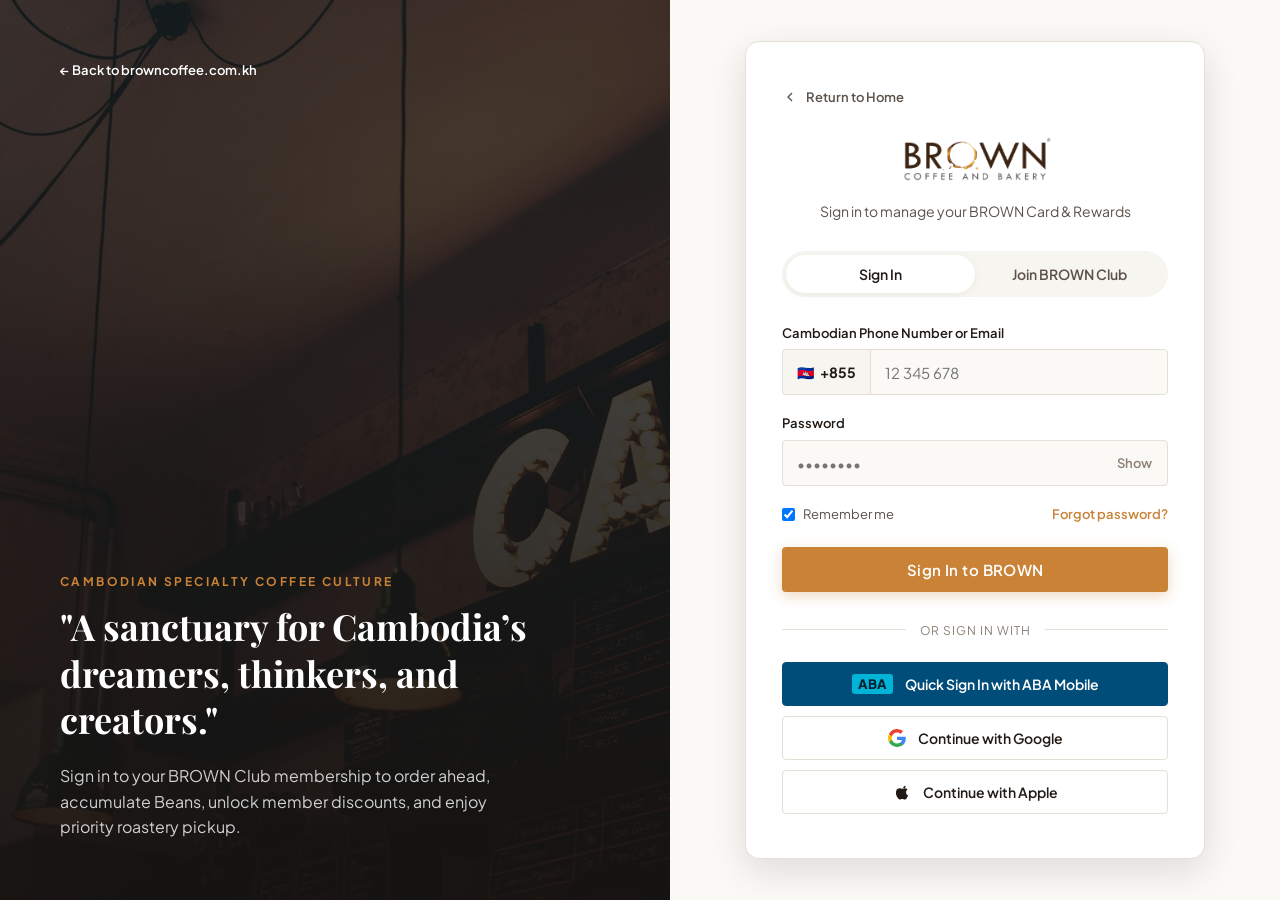
<file: login.html>
<!DOCTYPE html>
<html lang="en">
<head>
  <meta charset="UTF-8">
  <meta name="viewport" content="width=device-width, initial-scale=1.0">
  <title>Sign In | BROWN Coffee and Bakery</title>
  <meta name="description" content="Sign in to your BROWN Club account. Order ahead, earn Beans, and enjoy exclusive member privileges across Cambodia.">
  <meta name="theme-color" content="#161210">

  <!-- Google Fonts: Playfair Display + Plus Jakarta Sans -->
  <link rel="preconnect" href="https://fonts.googleapis.com">
  <link rel="preconnect" href="https://fonts.gstatic.com" crossorigin>
  <link href="https://fonts.googleapis.com/css2?family=Playfair+Display:ital,wght@0,600;0,700;1,400&family=Plus+Jakarta+Sans:wght@300;400;500;600;700&display=swap" rel="stylesheet">

  <link rel="stylesheet" href="css/style.css">
  <style>
    /* Standalone Login Page Styles */
    body.login-page-body {
      background-color: var(--color-cream);
      min-height: 100vh;
      display: flex;
      flex-direction: column;
    }

    .login-viewport {
      display: grid;
      grid-template-columns: 1.1fr 1fr;
      min-height: 100vh;
      width: 100%;
    }

    /* Left Side: Coffee Roastery Atmosphere */
    .login-visual-pane {
      position: relative;
      background-color: var(--color-espresso);
      overflow: hidden;
      display: flex;
      flex-direction: column;
      justify-content: space-between;
      padding: 60px;
      color: var(--color-white);
    }

    .login-visual-bg {
      position: absolute;
      inset: 0;
      width: 100%;
      height: 100%;
      object-fit: cover;
      opacity: 0.55;
    }

    .login-visual-overlay {
      position: absolute;
      inset: 0;
      background: linear-gradient(180deg, rgba(22, 18, 16, 0.4) 0%, rgba(22, 18, 16, 0.9) 100%);
    }

    .login-visual-content {
      position: relative;
      z-index: 2;
      margin-top: auto;
    }

    .login-visual-tag {
      font-size: 0.75rem;
      font-weight: 700;
      letter-spacing: 0.2em;
      color: var(--color-amber);
      text-transform: uppercase;
      margin-bottom: 12px;
      display: block;
    }

    .login-visual-quote {
      font-family: var(--font-serif);
      font-size: 2.25rem;
      line-height: 1.3;
      margin-bottom: 20px;
      color: var(--color-white);
    }

    .login-visual-sub {
      font-size: 1rem;
      color: rgba(255, 255, 255, 0.8);
      line-height: 1.6;
      max-width: 480px;
    }

    /* Right Side: Centered Login Card */
    .login-form-pane {
      display: flex;
      align-items: center;
      justify-content: center;
      padding: 40px 30px;
      background-color: var(--color-cream);
      overflow-y: auto;
    }

    .login-card-box {
      width: 100%;
      max-width: 460px;
      background-color: var(--color-white);
      border: 1px solid var(--color-latte-border);
      border-radius: var(--radius-lg);
      padding: 44px 36px;
      box-shadow: var(--shadow-lg);
    }

    .login-brand-header {
      text-align: center;
      margin-bottom: 28px;
    }

    .login-official-logo {
      max-width: 220px;
      height: auto;
      margin: 0 auto 14px;
      display: block;
    }

    .login-brand-subtitle {
      font-size: 0.875rem;
      color: var(--color-text-secondary);
    }

    /* Tab Switcher */
    .auth-tab-nav {
      display: flex;
      background-color: var(--color-sand);
      border-radius: var(--radius-pill);
      padding: 4px;
      margin-bottom: 26px;
    }

    .auth-tab-btn {
      flex: 1;
      text-align: center;
      padding: 10px 16px;
      font-size: 0.875rem;
      font-weight: 600;
      color: var(--color-text-secondary);
      border-radius: var(--radius-pill);
      transition: all var(--transition-fast);
      background: transparent;
      border: none;
    }

    .auth-tab-btn.active {
      background-color: var(--color-white);
      color: var(--color-roast);
      box-shadow: var(--shadow-sm);
    }

    /* Input Controls */
    .auth-input-group {
      margin-bottom: 18px;
    }

    .auth-label {
      display: block;
      font-size: 0.8125rem;
      font-weight: 600;
      color: var(--color-roast);
      margin-bottom: 6px;
    }

    .auth-input-wrapper {
      position: relative;
      display: flex;
      align-items: center;
    }

    .phone-prefix-badge {
      display: flex;
      align-items: center;
      gap: 6px;
      padding: 0 14px;
      background-color: var(--color-sand);
      border: 1px solid var(--color-latte-border);
      border-right: none;
      border-radius: var(--radius-sm) 0 0 var(--radius-sm);
      height: 46px;
      font-size: 0.875rem;
      font-weight: 700;
      color: var(--color-roast);
    }

    .auth-input {
      width: 100%;
      height: 46px;
      padding: 10px 14px;
      border: 1px solid var(--color-latte-border);
      border-radius: var(--radius-sm);
      background-color: var(--color-cream);
      font-size: 0.9375rem;
      font-family: inherit;
      color: var(--color-roast);
      transition: border-color var(--transition-fast);
    }

    .phone-input {
      border-radius: 0 var(--radius-sm) var(--radius-sm) 0;
    }

    .auth-input:focus {
      outline: none;
      border-color: var(--color-amber);
      background-color: var(--color-white);
    }

    .password-toggle-btn {
      position: absolute;
      right: 12px;
      color: var(--color-text-muted);
      padding: 4px;
      font-size: 0.8125rem;
    }

    .password-toggle-btn:hover {
      color: var(--color-roast);
    }

    /* Remember & Forgot Row */
    .auth-options-row {
      display: flex;
      justify-content: space-between;
      align-items: center;
      margin-bottom: 22px;
      font-size: 0.8125rem;
    }

    .remember-label {
      display: flex;
      align-items: center;
      gap: 8px;
      color: var(--color-text-secondary);
      cursor: pointer;
    }

    .forgot-pass-link {
      color: var(--color-amber);
      font-weight: 600;
    }

    .forgot-pass-link:hover {
      text-decoration: underline;
    }

    /* Social Dividers */
    .auth-divider {
      position: relative;
      text-align: center;
      margin: 24px 0 20px;
    }

    .auth-divider::before {
      content: '';
      position: absolute;
      top: 50%;
      left: 0;
      right: 0;
      height: 1px;
      background-color: var(--color-latte-border);
    }

    .auth-divider span {
      position: relative;
      background-color: var(--color-white);
      padding: 0 14px;
      font-size: 0.75rem;
      color: var(--color-text-muted);
      text-transform: uppercase;
      letter-spacing: 0.08em;
    }

    /* Social Login Buttons */
    .social-auth-grid {
      display: flex;
      flex-direction: column;
      gap: 10px;
    }

    .social-auth-btn {
      display: flex;
      align-items: center;
      justify-content: center;
      gap: 12px;
      height: 44px;
      border: 1px solid var(--color-latte-border);
      border-radius: var(--radius-sm);
      font-size: 0.875rem;
      font-weight: 600;
      color: var(--color-roast);
      background-color: var(--color-white);
      transition: all var(--transition-fast);
      cursor: pointer;
    }

    .social-auth-btn:hover {
      background-color: var(--color-sand);
      border-color: #C0B7AB;
    }

    .aba-auth-btn {
      background-color: #004D7A;
      color: var(--color-white);
      border-color: #004D7A;
    }

    .aba-auth-btn:hover {
      background-color: #003B5C;
      color: var(--color-white);
    }

    .aba-badge-icon {
      font-weight: 800;
      font-size: 0.8125rem;
      background-color: #00B4D8;
      color: #002233;
      padding: 2px 6px;
      border-radius: 3px;
    }

    .back-home-link {
      display: inline-flex;
      align-items: center;
      gap: 8px;
      font-size: 0.8125rem;
      color: var(--color-text-secondary);
      margin-bottom: 24px;
      font-weight: 600;
    }

    .back-home-link:hover {
      color: var(--color-amber);
    }

    @media (max-width: 900px) {
      .login-viewport {
        grid-template-columns: 1fr;
      }
      .login-visual-pane {
        display: none;
      }
      .login-card-box {
        box-shadow: none;
        border: none;
        padding: 20px 10px;
        background: transparent;
      }
    }
  </style>
</head>
<body class="login-page-body">
  <div class="login-viewport">
    <!-- Left Atmospheric Pane -->
    <div class="login-visual-pane">
      <img src="assets/images/hero/hero-1.jpg" alt="BROWN Roastery" class="login-visual-bg">
      <div class="login-visual-overlay"></div>
      
      <a href="index.html" class="back-home-link" style="color:#FFF; position:relative; z-index:2;">
        ← Back to browncoffee.com.kh
      </a>

      <div class="login-visual-content">
        <span class="login-visual-tag">Cambodian Specialty Coffee Culture</span>
        <h1 class="login-visual-quote">
          "A sanctuary for Cambodia’s dreamers, thinkers, and creators."
        </h1>
        <p class="login-visual-sub">
          Sign in to your BROWN Club membership to order ahead, accumulate Beans, unlock member discounts, and enjoy priority roastery pickup.
        </p>
      </div>
    </div>

    <!-- Right Login Form Pane -->
    <div class="login-form-pane">
      <div class="login-card-box">
        <a href="index.html" class="back-home-link">
          <svg viewBox="0 0 24 24" width="16" height="16" fill="none" stroke="currentColor" stroke-width="2"><polyline points="15 18 9 12 15 6"/></svg>
          Return to Home
        </a>

        <!-- Official BROWN Logo Header -->
        <div class="login-brand-header">
          <img src="assets/images/brown-logo.png" alt="BROWN Coffee and Bakery" class="login-official-logo">
          <p class="login-brand-subtitle">Sign in to manage your BROWN Card & Rewards</p>
        </div>

        <!-- Auth Tabs: Sign In / Register -->
        <div class="auth-tab-nav" role="tablist">
          <button class="auth-tab-btn active" id="tabSignInBtn" role="tab" aria-selected="true">Sign In</button>
          <button class="auth-tab-btn" id="tabRegisterBtn" role="tab" aria-selected="false">Join BROWN Club</button>
        </div>

        <!-- SIGN IN FORM -->
        <form id="standaloneLoginForm" onsubmit="return false;">
          <div class="auth-input-group">
            <label class="auth-label" for="loginPhone">Cambodian Phone Number or Email</label>
            <div class="auth-input-wrapper">
              <div class="phone-prefix-badge">
                <span>🇰🇭</span> +855
              </div>
              <input type="tel" id="loginPhone" class="auth-input phone-input" placeholder="12 345 678" required>
            </div>
          </div>

          <div class="auth-input-group">
            <label class="auth-label" for="loginPassword">Password</label>
            <div class="auth-input-wrapper">
              <input type="password" id="loginPassword" class="auth-input" placeholder="••••••••" required>
              <button type="button" class="password-toggle-btn" id="togglePasswordBtn">Show</button>
            </div>
          </div>

          <div class="auth-options-row">
            <label class="remember-label">
              <input type="checkbox" id="rememberMe" checked> Remember me
            </label>
            <a href="#" class="forgot-pass-link" onclick="alert('Password reset link sent to your phone via SMS.'); return false;">Forgot password?</a>
          </div>

          <button type="submit" class="btn btn-primary btn-block" id="submitLoginBtn">
            Sign In to BROWN
          </button>

          <div class="auth-divider">
            <span>or sign in with</span>
          </div>

          <!-- Social One-Tap Auth Grid -->
          <div class="social-auth-grid">
            <button type="button" class="social-auth-btn aba-auth-btn" id="abaPayLoginBtn">
              <span class="aba-badge-icon">ABA</span>
              <span>Quick Sign In with ABA Mobile</span>
            </button>
            <button type="button" class="social-auth-btn" onclick="simulateLogin('Google User');">
              <svg width="18" height="18" viewBox="0 0 24 24"><path fill="#4285F4" d="M23.745 12.27c0-.7-.06-1.4-.19-2.07H12v4.51h6.6c-.29 1.52-1.14 2.82-2.4 3.68v3.05h3.88c2.27-2.09 3.66-5.17 3.66-9.17z"/><path fill="#34A853" d="M12 24c3.24 0 5.95-1.08 7.93-2.91l-3.88-3.05c-1.08.72-2.45 1.16-4.05 1.16-3.12 0-5.77-2.1-6.72-4.93H1.25v3.15C3.26 21.36 7.33 24 12 24z"/><path fill="#FBBC05" d="M5.28 14.27c-.25-.72-.38-1.49-.38-2.27s.13-1.55.38-2.27V6.58H1.25C.45 8.18 0 9.99 0 12s.45 3.82 1.25 5.42l4.03-3.15z"/><path fill="#EA4335" d="M12 4.75c1.77 0 3.35.61 4.6 1.8l3.42-3.42C17.95 1.19 15.24 0 12 0 7.33 0 3.26 2.64 1.25 6.58l4.03 3.15c.95-2.83 3.6-4.98 6.72-4.98z"/></svg>
              <span>Continue with Google</span>
            </button>
            <button type="button" class="social-auth-btn" onclick="simulateLogin('Apple User');">
              <svg width="18" height="18" viewBox="0 0 24 24" fill="currentColor"><path d="M18.71 19.5c-.83 1.24-1.71 2.45-3.05 2.47-1.34.03-1.77-.79-3.29-.79-1.53 0-2 .77-3.27.82-1.31.05-2.3-1.32-3.14-2.53C4.25 17 2.94 12.45 4.7 9.39c.87-1.52 2.43-2.48 4.12-2.51 1.28-.02 2.5.87 3.29.87.78 0 2.26-1.07 3.81-.91.65.03 2.47.26 3.64 1.98-.09.06-2.17 1.28-2.15 3.81.03 3.02 2.65 4.03 2.68 4.04-.03.07-.42 1.44-1.38 2.83M15.97 6.37c.62-.75 1.04-1.8 0.92-2.87-.9.04-2 .6-2.65 1.35-.57.65-1.07 1.73-0.93 2.76 1.01.08 2.04-.5 2.66-1.24z"/></svg>
              <span>Continue with Apple</span>
            </button>
          </div>
        </form>

        <!-- REGISTER FORM (Hidden by default) -->
        <form id="standaloneRegisterForm" style="display:none;" onsubmit="return false;">
          <div class="auth-input-group">
            <label class="auth-label" for="regFullName">Full Name</label>
            <input type="text" id="regFullName" class="auth-input" placeholder="e.g. Sovannarith Chhay" required>
          </div>

          <div class="auth-input-group">
            <label class="auth-label" for="regPhone">Cambodian Phone (+855)</label>
            <div class="auth-input-wrapper">
              <div class="phone-prefix-badge">🇰🇭 +855</div>
              <input type="tel" id="regPhone" class="auth-input phone-input" placeholder="12 345 678" required>
            </div>
          </div>

          <div class="auth-input-group">
            <label class="auth-label" for="regEmail">Email Address</label>
            <input type="email" id="regEmail" class="auth-input" placeholder="name@example.com" required>
          </div>

          <div class="auth-input-group">
            <label class="auth-label" for="regStore">Home Boutique Roastery</label>
            <select id="regStore" class="auth-input" style="height:46px;">
              <option value="bkk1">BKK1 Flagship Roastery (Phnom Penh)</option>
              <option value="riverside">Riverside Heritage Boutique (Phnom Penh)</option>
              <option value="toulkork">Toul Kork Treehouse Roastery (Phnom Penh)</option>
              <option value="siemreap">Wat Bo Heritage Boutique (Siem Reap)</option>
            </select>
          </div>

          <div class="auth-input-group">
            <label class="auth-label" for="regPassword">Create Password</label>
            <input type="password" id="regPassword" class="auth-input" placeholder="At least 6 characters" required>
          </div>

          <div class="auth-options-row" style="margin-bottom:18px;">
            <label class="remember-label" style="font-size:0.75rem;">
              <input type="checkbox" id="regTerms" checked required>
              I agree to the BROWN Loyalty Program Terms & receive free birthday drinks.
            </label>
          </div>

          <button type="submit" class="btn btn-primary btn-block" id="submitRegisterBtn">
            Join BROWN Club & Claim Free Brew
          </button>
        </form>

        <!-- ACTIVE LOGGED-IN PROFILE (Shown upon sign-in) -->
        <div id="loggedInView" style="display:none; text-align:center; padding:20px 0;">
          <div style="width:70px; height:70px; border-radius:50%; background:var(--color-sand); color:var(--color-amber); font-size:1.8rem; display:flex; align-items:center; justify-content:center; margin:0 auto 14px; border:2px solid var(--color-amber);">
            ☕
          </div>
          <h3 style="font-family:var(--font-serif); font-size:1.6rem; color:var(--color-roast); margin-bottom:4px;" id="loggedUserName">Sovannarith Chhay</h3>
          <span style="font-size:0.75rem; font-weight:700; letter-spacing:0.1em; color:var(--color-copper); background:var(--color-sand); padding:4px 10px; border-radius:var(--radius-pill); display:inline-block; margin-bottom:18px;">
            BLACK RESERVE MEMBER
          </span>

          <div style="background:var(--color-sand); border-radius:var(--radius-md); padding:16px; margin-bottom:20px; text-align:left;">
            <div style="display:flex; justify-content:space-between; margin-bottom:8px;">
              <span style="font-size:0.8125rem; color:var(--color-text-secondary);">Stored Card Balance:</span>
              <strong style="color:var(--color-roast); font-size:1.1rem;">$42.50 <small>/ 172,000៛</small></strong>
            </div>
            <div style="display:flex; justify-content:space-between;">
              <span style="font-size:0.8125rem; color:var(--color-text-secondary);">Loyalty Beans:</span>
              <strong style="color:var(--color-amber); font-size:1.1rem;">1,480 Beans</strong>
            </div>
          </div>

          <a href="index.html#menu" class="btn btn-primary btn-block mb-3">Order Ahead with Stored Balance</a>
          <button type="button" class="btn btn-outline-dark btn-block" id="logoutBtn">Sign Out</button>
        </div>

      </div>
    </div>
  </div>

  <div class="toast-container" id="toastContainer"></div>

  <script>
    // Tab switching logic
    const tabSignInBtn = document.getElementById('tabSignInBtn');
    const tabRegisterBtn = document.getElementById('tabRegisterBtn');
    const loginForm = document.getElementById('standaloneLoginForm');
    const regForm = document.getElementById('standaloneRegisterForm');
    const loggedInView = document.getElementById('loggedInView');

    tabSignInBtn.addEventListener('click', () => {
      tabSignInBtn.classList.add('active');
      tabRegisterBtn.classList.remove('active');
      loginForm.style.display = 'block';
      regForm.style.display = 'none';
      loggedInView.style.display = 'none';
    });

    tabRegisterBtn.addEventListener('click', () => {
      tabRegisterBtn.classList.add('active');
      tabSignInBtn.classList.remove('active');
      loginForm.style.display = 'none';
      regForm.style.display = 'block';
      loggedInView.style.display = 'none';
    });

    // Password visibility toggle
    const togglePasswordBtn = document.getElementById('togglePasswordBtn');
    const loginPassword = document.getElementById('loginPassword');
    if (togglePasswordBtn && loginPassword) {
      togglePasswordBtn.addEventListener('click', () => {
        if (loginPassword.type === 'password') {
          loginPassword.type = 'text';
          togglePasswordBtn.textContent = 'Hide';
        } else {
          loginPassword.type = 'password';
          togglePasswordBtn.textContent = 'Show';
        }
      });
    }

    // Toast function
    function showToast(msg) {
      const container = document.getElementById('toastContainer');
      const t = document.createElement('div');
      t.className = 'toast';
      t.innerHTML = `<span>✓</span> <div>${msg}</div>`;
      container.appendChild(t);
      setTimeout(() => {
        t.classList.add('toast-out');
        setTimeout(() => t.remove(), 300);
      }, 3500);
    }

    function simulateLogin(userName) {
      document.querySelector('.auth-tab-nav').style.display = 'none';
      loginForm.style.display = 'none';
      regForm.style.display = 'none';
      loggedInView.style.display = 'block';
      document.getElementById('loggedUserName').textContent = userName || 'BROWN Member';
      showToast(`Welcome back, ${userName}! Signed in successfully.`);
      try {
        localStorage.setItem('brown_user', JSON.stringify({ name: userName, tier: 'BLACK RESERVE' }));
      } catch(e){}
    }

    loginForm.addEventListener('submit', () => {
      const phone = document.getElementById('loginPhone').value || '855 Member';
      simulateLogin(phone.includes('@') ? phone.split('@')[0] : 'Sovannarith Chhay');
    });

    regForm.addEventListener('submit', () => {
      const name = document.getElementById('regFullName').value || 'New Member';
      simulateLogin(name);
    });

    document.getElementById('abaPayLoginBtn').addEventListener('click', () => {
      simulateLogin('ABA Verified Guest');
    });

    document.getElementById('logoutBtn').addEventListener('click', () => {
      try { localStorage.removeItem('brown_user'); } catch(e){}
      document.querySelector('.auth-tab-nav').style.display = 'flex';
      loggedInView.style.display = 'none';
      loginForm.style.display = 'block';
      showToast('Signed out of BROWN Club.');
    });

    // Check if previously logged in
    try {
      const savedUser = localStorage.getItem('brown_user');
      if (savedUser) {
        const u = JSON.parse(savedUser);
        simulateLogin(u.name);
      }
    } catch(e){}
  </script>
</body>
</html>
</file>
<file: css/style.css>
/* ==========================================================================
   BROWN COFFEE & ROASTERY — STYLESHEET
   Inspired by BROWN Coffee Cambodia (Est. 2009)
   Palette: Espresso, Warm Teakwood, Mocha, Amber Bronze, Cream, Sand
   ========================================================================== */

/* --------------------------------------------------------------------------
   1. DESIGN TOKENS & ROOT VARIABLES
   -------------------------------------------------------------------------- */
:root {
  /* Color Palette */
  --color-espresso: #161210;
  --color-roast: #211A15;
  --color-roast-light: #2D241E;
  --color-roast-border: #3A3029;
  --color-mocha: #5A3D28;
  --color-copper: #B87333;
  --color-amber: #C98236;
  --color-amber-hover: #D89246;
  --color-gold: #D4AF37;
  --color-charcoal: #12100E;

  /* Neutral Backgrounds */
  --color-sand: #F7F5F0;
  --color-sand-tint: #EFECE6;
  --color-cream: #FAF9F5;
  --color-latte-border: #E5DFD5;
  --color-white: #FFFFFF;
  --color-card-bg: #FFFFFF;

  /* Typography Colors */
  --color-text-primary: #1D1815;
  --color-text-secondary: #5C524A;
  --color-text-muted: #8C8075;
  --color-text-light: #EFECE6;
  --color-text-white: #FFFFFF;

  /* Fonts */
  --font-serif: 'Playfair Display', Georgia, serif;
  --font-sans: 'Plus Jakarta Sans', -apple-system, BlinkMacSystemFont, 'Segoe UI', Roboto, sans-serif;

  /* Elevation & Shadows */
  --shadow-sm: 0 2px 8px rgba(22, 18, 16, 0.05);
  --shadow-md: 0 6px 20px rgba(22, 18, 16, 0.08);
  --shadow-lg: 0 12px 36px rgba(22, 18, 16, 0.12);
  --shadow-xl: 0 20px 50px rgba(22, 18, 16, 0.18);
  --shadow-card: 0 4px 16px rgba(33, 26, 21, 0.06);

  /* Transitions */
  --transition-fast: 0.2s cubic-bezier(0.16, 1, 0.3, 1);
  --transition-base: 0.35s cubic-bezier(0.16, 1, 0.3, 1);
  --transition-slow: 0.6s cubic-bezier(0.16, 1, 0.3, 1);

  /* Border Radii */
  --radius-sm: 4px;
  --radius-md: 8px;
  --radius-lg: 14px;
  --radius-xl: 20px;
  --radius-pill: 9999px;

  /* Layout Containers */
  --container-max: 1240px;
  --container-pad: 24px;
  --header-height: 80px;
}

/* --------------------------------------------------------------------------
   2. GLOBAL RESET & BASE STYLES
   -------------------------------------------------------------------------- */
*, *::before, *::after {
  box-sizing: border-box;
  margin: 0;
  padding: 0;
}

html {
  font-size: 16px;
  scroll-behavior: smooth;
  -webkit-text-size-adjust: 100%;
}

body {
  font-family: var(--font-sans);
  background-color: var(--color-cream);
  color: var(--color-text-primary);
  line-height: 1.6;
  overflow-x: hidden;
  -webkit-font-smoothing: antialiased;
  -moz-osx-font-smoothing: grayscale;
}

/* Accessibility Focus Ring */
:focus-visible {
  outline: 2px solid var(--color-amber);
  outline-offset: 3px;
}

img {
  max-width: 100%;
  height: auto;
  display: block;
}

a {
  color: inherit;
  text-decoration: none;
  transition: color var(--transition-fast);
}

button {
  cursor: pointer;
  font-family: inherit;
  border: none;
  background: none;
}

ul, ol {
  list-style: none;
}

.container {
  width: 100%;
  max-width: var(--container-max);
  margin-left: auto;
  margin-right: auto;
  padding-left: var(--container-pad);
  padding-right: var(--container-pad);
}

.section-padding {
  padding-top: 100px;
  padding-bottom: 100px;
}

.bg-sand-subtle {
  background-color: var(--color-sand);
}

/* Utility Layout Classes */
.text-center { text-align: center; }
.text-amber { color: var(--color-amber); }
.max-w-750 { max-width: 750px; margin-left: auto; margin-right: auto; }
.mt-2 { margin-top: 0.5rem; }
.mt-3 { margin-top: 1rem; }
.mt-4 { margin-top: 1.5rem; }
.mb-2 { margin-bottom: 0.5rem; }
.mb-3 { margin-bottom: 1rem; }
.mb-4 { margin-bottom: 1.5rem; }

/* Section Headers */
.section-header {
  margin-bottom: 50px;
}

.sub-heading {
  display: inline-block;
  font-size: 0.8125rem;
  font-weight: 700;
  letter-spacing: 0.18em;
  text-transform: uppercase;
  color: var(--color-copper);
  margin-bottom: 12px;
}

.section-title {
  font-family: var(--font-serif);
  font-size: 2.75rem;
  font-weight: 600;
  color: var(--color-roast);
  line-height: 1.2;
  margin-bottom: 16px;
  letter-spacing: -0.02em;
}

.section-subtitle {
  font-size: 1.125rem;
  color: var(--color-text-secondary);
  max-width: 680px;
  margin-left: auto;
  margin-right: auto;
  line-height: 1.65;
}

.section-subtitle-left {
  font-size: 1.125rem;
  color: var(--color-text-secondary);
  margin-bottom: 30px;
  line-height: 1.65;
}

.header-split {
  display: flex;
  justify-content: space-between;
  align-items: flex-end;
  gap: 30px;
  flex-wrap: wrap;
}

.section-lead-text {
  max-width: 460px;
  font-size: 1.05rem;
  color: var(--color-text-secondary);
  line-height: 1.6;
}

/* --------------------------------------------------------------------------
   3. BUTTONS & UI CONTROLS
   -------------------------------------------------------------------------- */
.btn {
  display: inline-flex;
  align-items: center;
  justify-content: center;
  gap: 8px;
  padding: 13px 28px;
  font-size: 0.9375rem;
  font-weight: 600;
  letter-spacing: 0.03em;
  border-radius: var(--radius-sm);
  transition: all var(--transition-base);
  text-align: center;
  white-space: nowrap;
}

.btn-primary {
  background-color: var(--color-amber);
  color: var(--color-white);
  box-shadow: 0 4px 14px rgba(201, 130, 54, 0.3);
}

.btn-primary:hover {
  background-color: var(--color-amber-hover);
  transform: translateY(-2px);
  box-shadow: 0 6px 18px rgba(201, 130, 54, 0.4);
}

.btn-dark {
  background-color: var(--color-roast);
  color: var(--color-white);
}

.btn-dark:hover {
  background-color: var(--color-espresso);
  transform: translateY(-2px);
}

.btn-outline-light {
  background-color: rgba(255, 255, 255, 0.1);
  color: var(--color-white);
  border: 1px solid rgba(255, 255, 255, 0.5);
  backdrop-filter: blur(8px);
}

.btn-outline-light:hover {
  background-color: var(--color-white);
  color: var(--color-roast);
  border-color: var(--color-white);
}

.btn-outline-dark {
  background-color: transparent;
  color: var(--color-roast);
  border: 1px solid var(--color-roast-border);
}

.btn-outline-dark:hover {
  background-color: var(--color-roast);
  color: var(--color-white);
}

.btn-light {
  background-color: var(--color-white);
  color: var(--color-roast);
  box-shadow: var(--shadow-sm);
}

.btn-light:hover {
  background-color: var(--color-sand);
}

.btn-sm {
  padding: 8px 18px;
  font-size: 0.8125rem;
}

.btn-block {
  width: 100%;
}

/* --------------------------------------------------------------------------
   4. TOP ANNOUNCEMENT BAR
   -------------------------------------------------------------------------- */
.announcement-bar {
  background-color: var(--color-espresso);
  color: var(--color-sand);
  font-size: 0.8125rem;
  padding: 9px 0;
  border-bottom: 1px solid rgba(255, 255, 255, 0.08);
  transition: all var(--transition-fast);
}

.announcement-bar.hidden {
  display: none;
}

.announcement-inner {
  display: flex;
  align-items: center;
  justify-content: space-between;
}

.announcement-content {
  display: flex;
  align-items: center;
  gap: 12px;
  margin: 0 auto;
}

.announcement-badge {
  background-color: var(--color-copper);
  color: var(--color-white);
  font-size: 0.6875rem;
  font-weight: 700;
  letter-spacing: 0.08em;
  padding: 2px 8px;
  border-radius: var(--radius-sm);
}

.announcement-close {
  color: var(--color-sand);
  font-size: 1.25rem;
  line-height: 1;
  padding: 0 4px;
  opacity: 0.7;
  transition: opacity var(--transition-fast);
}

.announcement-close:hover {
  opacity: 1;
}

/* --------------------------------------------------------------------------
   5. STICKY MAIN HEADER & NAVIGATION
   -------------------------------------------------------------------------- */
.site-header {
  position: sticky;
  top: 0;
  left: 0;
  width: 100%;
  height: var(--header-height);
  background-color: #FFFFFF;
  border-bottom: 1px solid var(--color-latte-border);
  z-index: 100;
  transition: all var(--transition-base);
}

.site-header.scrolled {
  height: 70px;
  background-color: #FFFFFF;
  box-shadow: 0 4px 20px rgba(22, 18, 16, 0.08);
}

.header-container {
  height: 100%;
  display: flex;
  align-items: center;
  justify-content: space-between;
}

/* Brand Logo */
.brand-logo {
  display: flex;
  align-items: center;
  text-decoration: none;
  transition: opacity var(--transition-fast);
  background: transparent;
}

.brand-logo:hover {
  opacity: 0.88;
}

.brand-logo-img {
  height: 48px;
  width: auto;
  max-width: 210px;
  object-fit: contain;
  display: block;
}

/* Header Account & Sign-in Trigger */
.account-auth-btn {
  display: inline-flex;
  align-items: center;
  justify-content: center;
  gap: 8px;
  height: 40px;
  padding: 0 16px;
  border-radius: var(--radius-pill);
  background-color: var(--color-sand);
  border: 1px solid var(--color-latte-border);
  color: var(--color-roast);
  font-size: 0.875rem;
  font-weight: 600;
  letter-spacing: 0.01em;
  white-space: nowrap;
  cursor: pointer;
  transition: all var(--transition-fast);
  flex-shrink: 0;
  box-sizing: border-box;
}

.account-auth-btn:hover {
  background-color: var(--color-roast);
  color: var(--color-white);
  border-color: var(--color-roast);
  transform: translateY(-1px);
  box-shadow: var(--shadow-sm);
}

.auth-icon-svg {
  width: 17px;
  height: 17px;
  flex-shrink: 0;
}

.auth-btn-label {
  display: inline-block;
  white-space: nowrap;
  line-height: 1;
}

@media (max-width: 820px) {
  .auth-btn-label {
    display: none;
  }
  .account-auth-btn {
    padding: 0;
    width: 40px;
    height: 40px;
    justify-content: center;
  }
}

/* Desktop Navigation */
.desktop-nav {
  display: block;
}

.nav-list {
  display: flex;
  align-items: center;
  gap: 28px;
}

.nav-link {
  font-size: 0.9375rem;
  font-weight: 500;
  color: var(--color-text-secondary);
  position: relative;
  padding: 6px 0;
  transition: color var(--transition-fast);
}

.nav-link::after {
  content: '';
  position: absolute;
  bottom: 0;
  left: 0;
  width: 0%;
  height: 2px;
  background-color: var(--color-amber);
  transition: width var(--transition-fast);
}

.nav-link:hover,
.nav-link.active {
  color: var(--color-roast);
}

.nav-link:hover::after,
.nav-link.active::after {
  width: 100%;
}

/* Header Action Utilities */
.header-actions {
  display: flex;
  align-items: center;
  gap: 14px;
}

.action-btn {
  display: inline-flex;
  align-items: center;
  justify-content: center;
  width: 40px;
  height: 40px;
  border-radius: 50%;
  color: var(--color-roast);
  background: transparent;
  transition: all var(--transition-fast);
  position: relative;
}

.action-btn:hover {
  background-color: var(--color-sand-tint);
  color: var(--color-amber);
}

.action-svg {
  width: 20px;
  height: 20px;
}

.cart-btn {
  position: relative;
}

.cart-badge {
  position: absolute;
  top: 4px;
  right: 4px;
  background-color: var(--color-amber);
  color: var(--color-white);
  font-size: 0.6875rem;
  font-weight: 700;
  min-width: 18px;
  height: 18px;
  border-radius: 50%;
  display: flex;
  align-items: center;
  justify-content: center;
  padding: 0 4px;
  border: 2px solid var(--color-cream);
  transition: transform var(--transition-fast);
}

.cart-badge.bounce {
  transform: scale(1.3);
}

.header-order-btn {
  margin-left: 6px;
}

/* Mobile Toggle Hamburger */
.mobile-toggle {
  display: none;
  flex-direction: column;
  justify-content: space-between;
  width: 32px;
  height: 22px;
  padding: 0;
  background: transparent;
  border: none;
}

.hamburger-bar {
  width: 100%;
  height: 2px;
  background-color: var(--color-roast);
  border-radius: 2px;
  transition: all var(--transition-base);
}

.mobile-toggle.active .hamburger-bar:nth-child(1) {
  transform: translateY(10px) rotate(45deg);
}
.mobile-toggle.active .hamburger-bar:nth-child(2) {
  opacity: 0;
}
.mobile-toggle.active .hamburger-bar:nth-child(3) {
  transform: translateY(-10px) rotate(-45deg);
}

/* --------------------------------------------------------------------------
   6. MOBILE DRAWER NAVIGATION
   -------------------------------------------------------------------------- */
.mobile-drawer {
  position: fixed;
  inset: 0;
  z-index: 1000;
  visibility: hidden;
  transition: visibility var(--transition-base);
}

.mobile-drawer.open {
  visibility: visible;
}

.mobile-drawer-backdrop {
  position: absolute;
  inset: 0;
  background-color: rgba(22, 18, 16, 0.6);
  opacity: 0;
  transition: opacity var(--transition-base);
  backdrop-filter: blur(4px);
}

.mobile-drawer.open .mobile-drawer-backdrop {
  opacity: 1;
}

.mobile-drawer-panel {
  position: absolute;
  top: 0;
  right: 0;
  width: 85%;
  max-width: 380px;
  height: 100%;
  background-color: var(--color-white);
  box-shadow: -8px 0 30px rgba(0, 0, 0, 0.2);
  display: flex;
  flex-direction: column;
  transform: translateX(100%);
  transition: transform var(--transition-base);
  padding: 24px;
  overflow-y: auto;
}

.mobile-drawer.open .mobile-drawer-panel {
  transform: translateX(0);
}

.drawer-header {
  display: flex;
  align-items: center;
  justify-content: space-between;
  padding-bottom: 20px;
  border-bottom: 1px solid var(--color-latte-border);
  margin-bottom: 24px;
}

.drawer-close {
  font-size: 2rem;
  line-height: 1;
  color: var(--color-roast);
  padding: 4px;
}

.mobile-nav-list {
  display: flex;
  flex-direction: column;
  gap: 16px;
}

.mobile-nav-link {
  font-size: 1.15rem;
  font-weight: 600;
  color: var(--color-roast);
  display: block;
  padding: 8px 0;
  transition: color var(--transition-fast);
}

.mobile-nav-link:hover {
  color: var(--color-amber);
}

.drawer-footer {
  margin-top: auto;
  padding-top: 30px;
  border-top: 1px solid var(--color-latte-border);
}

.drawer-contact {
  font-size: 0.875rem;
  color: var(--color-text-secondary);
  margin-bottom: 16px;
}

.drawer-socials {
  display: flex;
  gap: 16px;
  font-size: 0.8125rem;
  font-weight: 700;
  color: var(--color-amber);
}

/* --------------------------------------------------------------------------
   7. SECTION B: HERO PROMOTIONAL SLIDER
   -------------------------------------------------------------------------- */
.hero-section {
  position: relative;
  width: 100%;
  height: calc(100vh - var(--header-height));
  min-height: 640px;
  max-height: 880px;
  background-color: var(--color-espresso);
  overflow: hidden;
}

.hero-slider {
  position: relative;
  width: 100%;
  height: 100%;
}

.hero-slide {
  position: absolute;
  inset: 0;
  opacity: 0;
  visibility: hidden;
  transition: opacity 1s cubic-bezier(0.16, 1, 0.3, 1), visibility 1s cubic-bezier(0.16, 1, 0.3, 1);
  display: flex;
  align-items: center;
}

.hero-slide.active {
  opacity: 1;
  visibility: visible;
  z-index: 2;
}

.hero-image-wrapper {
  position: absolute;
  inset: 0;
  overflow: hidden;
}

.hero-bg-img {
  width: 100%;
  height: 100%;
  object-fit: cover;
  transform: scale(1.08);
  transition: transform 7s ease-out;
}

.hero-slide.active .hero-bg-img {
  transform: scale(1);
}

.hero-overlay {
  position: absolute;
  inset: 0;
  background: linear-gradient(
    90deg,
    rgba(22, 18, 16, 0.88) 0%,
    rgba(22, 18, 16, 0.72) 45%,
    rgba(22, 18, 16, 0.3) 100%
  );
}

.hero-content-container {
  position: relative;
  z-index: 3;
}

.hero-content {
  max-width: 680px;
  color: var(--color-white);
}

.hero-tag {
  display: inline-block;
  font-size: 0.8125rem;
  font-weight: 700;
  letter-spacing: 0.22em;
  text-transform: uppercase;
  color: var(--color-amber);
  margin-bottom: 16px;
}

.hero-title {
  font-family: var(--font-serif);
  font-size: 3.5rem;
  font-weight: 600;
  line-height: 1.15;
  color: var(--color-white);
  margin-bottom: 20px;
  letter-spacing: -0.02em;
}

.hero-desc {
  font-size: 1.15rem;
  line-height: 1.7;
  color: rgba(255, 255, 255, 0.86);
  margin-bottom: 34px;
  max-width: 580px;
}

.hero-actions {
  display: flex;
  align-items: center;
  gap: 16px;
  flex-wrap: wrap;
}

/* Slide Entry Animations */
.hero-slide.active .animate-in {
  animation: heroFadeUp 0.8s cubic-bezier(0.16, 1, 0.3, 1) forwards;
}

.hero-slide.active .hero-tag.animate-in { animation-delay: 0.1s; }
.hero-slide.active .hero-title.animate-in { animation-delay: 0.25s; }
.hero-slide.active .hero-desc.animate-in { animation-delay: 0.4s; }
.hero-slide.active .hero-actions.animate-in { animation-delay: 0.55s; }

@keyframes heroFadeUp {
  0% {
    opacity: 0;
    transform: translateY(24px);
  }
  100% {
    opacity: 1;
    transform: translateY(0);
  }
}

/* Slider Controls Bar */
.hero-controls-wrapper {
  position: absolute;
  bottom: 40px;
  left: 0;
  right: 0;
  z-index: 10;
  display: flex;
  align-items: center;
  justify-content: space-between;
}

.hero-nav-buttons {
  display: flex;
  align-items: center;
  gap: 12px;
}

.hero-nav-btn {
  width: 46px;
  height: 46px;
  border-radius: 50%;
  background: rgba(255, 255, 255, 0.12);
  color: var(--color-white);
  display: flex;
  align-items: center;
  justify-content: center;
  border: 1px solid rgba(255, 255, 255, 0.25);
  backdrop-filter: blur(8px);
  transition: all var(--transition-fast);
}

.hero-nav-btn svg {
  width: 20px;
  height: 20px;
}

.hero-nav-btn:hover {
  background: var(--color-amber);
  border-color: var(--color-amber);
  transform: scale(1.05);
}

.hero-pagination {
  display: flex;
  align-items: center;
  gap: 10px;
}

.page-indicator {
  width: 32px;
  height: 4px;
  background-color: rgba(255, 255, 255, 0.3);
  border-radius: 2px;
  transition: all var(--transition-base);
}

.page-indicator.active {
  width: 60px;
  background-color: var(--color-amber);
}

.hero-counter {
  font-family: var(--font-serif);
  font-size: 1.1rem;
  color: var(--color-white);
  letter-spacing: 0.05em;
  font-weight: 600;
}

.counter-divider {
  opacity: 0.5;
  margin: 0 4px;
}

/* --------------------------------------------------------------------------
   8. BRAND PILLARS / VALUE RIBBON
   -------------------------------------------------------------------------- */
.brand-ribbon {
  background-color: var(--color-white);
  border-bottom: 1px solid var(--color-latte-border);
  padding: 34px 0;
}

.ribbon-grid {
  display: grid;
  grid-template-columns: repeat(4, 1fr);
  gap: 30px;
}

.ribbon-item {
  display: flex;
  align-items: flex-start;
  gap: 16px;
}

.ribbon-icon {
  width: 44px;
  height: 44px;
  border-radius: 50%;
  background-color: var(--color-sand);
  color: var(--color-copper);
  display: flex;
  align-items: center;
  justify-content: center;
  flex-shrink: 0;
  transition: transform var(--transition-fast);
}

.ribbon-item:hover .ribbon-icon {
  transform: scale(1.1);
  background-color: var(--color-amber);
  color: var(--color-white);
}

.ribbon-icon svg {
  width: 22px;
  height: 22px;
}

.ribbon-text h4 {
  font-size: 0.9375rem;
  font-weight: 700;
  color: var(--color-roast);
  margin-bottom: 4px;
  line-height: 1.3;
}

.ribbon-text p {
  font-size: 0.8125rem;
  color: var(--color-text-secondary);
  line-height: 1.4;
}

/* --------------------------------------------------------------------------
   9. SECTION C: FEATURED MENU & PRODUCTS
   -------------------------------------------------------------------------- */
.filter-tabs {
  display: flex;
  align-items: center;
  justify-content: center;
  gap: 10px;
  margin-top: 30px;
  flex-wrap: wrap;
}

.filter-tab {
  padding: 9px 22px;
  font-size: 0.875rem;
  font-weight: 600;
  color: var(--color-text-secondary);
  background-color: var(--color-sand);
  border: 1px solid transparent;
  border-radius: var(--radius-pill);
  transition: all var(--transition-fast);
}

.filter-tab:hover {
  background-color: var(--color-sand-tint);
  color: var(--color-roast);
}

.filter-tab.active {
  background-color: var(--color-roast);
  color: var(--color-white);
  border-color: var(--color-roast);
}

.product-grid {
  display: grid;
  grid-template-columns: repeat(auto-fill, minmax(280px, 1fr));
  gap: 32px;
  margin-top: 50px;
}

.product-card {
  background-color: var(--color-card-bg);
  border: 1px solid var(--color-latte-border);
  border-radius: var(--radius-md);
  overflow: hidden;
  transition: all var(--transition-base);
  display: flex;
  flex-direction: column;
}

.product-card:hover {
  transform: translateY(-6px);
  box-shadow: var(--shadow-lg);
  border-color: rgba(184, 115, 51, 0.4);
}

.product-media {
  position: relative;
  width: 100%;
  aspect-ratio: 4 / 3;
  overflow: hidden;
  background-color: var(--color-sand-tint);
}

.product-img {
  width: 100%;
  height: 100%;
  object-fit: cover;
  transition: transform var(--transition-slow);
}

.product-card:hover .product-img {
  transform: scale(1.08);
}

.product-badge {
  position: absolute;
  top: 14px;
  left: 14px;
  background-color: var(--color-roast);
  color: var(--color-white);
  font-size: 0.6875rem;
  font-weight: 700;
  letter-spacing: 0.1em;
  padding: 4px 10px;
  border-radius: var(--radius-sm);
  z-index: 2;
}

.product-hover-overlay {
  position: absolute;
  inset: 0;
  background: rgba(22, 18, 16, 0.35);
  display: flex;
  align-items: center;
  justify-content: center;
  opacity: 0;
  transition: opacity var(--transition-fast);
}

.product-card:hover .product-hover-overlay {
  opacity: 1;
}

.product-info {
  padding: 22px;
  display: flex;
  flex-direction: column;
  flex-grow: 1;
}

.product-meta {
  display: flex;
  align-items: center;
  justify-content: space-between;
  margin-bottom: 8px;
}

.product-cat {
  font-size: 0.6875rem;
  font-weight: 700;
  letter-spacing: 0.14em;
  color: var(--color-copper);
  text-transform: uppercase;
}

.product-price {
  font-weight: 700;
  font-size: 1.05rem;
  color: var(--color-roast);
}

.product-price small {
  font-size: 0.75rem;
  font-weight: 500;
  color: var(--color-text-muted);
}

.product-title {
  font-family: var(--font-serif);
  font-size: 1.25rem;
  font-weight: 600;
  color: var(--color-roast);
  margin-bottom: 10px;
  line-height: 1.3;
}

.product-desc {
  font-size: 0.875rem;
  color: var(--color-text-secondary);
  line-height: 1.55;
  margin-bottom: 18px;
  flex-grow: 1;
}

.product-card-footer {
  display: flex;
  align-items: center;
  justify-content: space-between;
  padding-top: 14px;
  border-top: 1px dashed var(--color-latte-border);
}

.tasting-notes {
  font-size: 0.75rem;
  font-style: italic;
  color: var(--color-text-muted);
  max-width: 80%;
}

.add-to-bag-icon {
  width: 34px;
  height: 34px;
  border-radius: 50%;
  background-color: var(--color-sand);
  color: var(--color-roast);
  display: flex;
  align-items: center;
  justify-content: center;
  transition: all var(--transition-fast);
  flex-shrink: 0;
}

.add-to-bag-icon svg {
  width: 18px;
  height: 18px;
}

.add-to-bag-icon:hover {
  background-color: var(--color-amber);
  color: var(--color-white);
  transform: rotate(90deg);
}

/* Menu CTA Banner */
.menu-cta-banner {
  margin-top: 60px;
  background-color: var(--color-sand);
  border: 1px solid var(--color-latte-border);
  border-radius: var(--radius-lg);
  padding: 40px;
  display: flex;
  align-items: center;
  justify-content: space-between;
  gap: 30px;
  flex-wrap: wrap;
}

.menu-cta-content h3 {
  font-family: var(--font-serif);
  font-size: 1.65rem;
  color: var(--color-roast);
  margin-bottom: 6px;
}

.menu-cta-content p {
  color: var(--color-text-secondary);
  max-width: 540px;
}

.menu-cta-actions {
  display: flex;
  gap: 14px;
}

/* --------------------------------------------------------------------------
   10. SECTION D: PROMOTIONS & NEWS
   -------------------------------------------------------------------------- */
.news-grid {
  display: grid;
  grid-template-columns: repeat(3, 1fr);
  gap: 32px;
}

.news-card {
  background-color: var(--color-white);
  border-radius: var(--radius-md);
  border: 1px solid var(--color-latte-border);
  overflow: hidden;
  transition: all var(--transition-base);
  display: flex;
  flex-direction: column;
}

.news-card:hover {
  transform: translateY(-5px);
  box-shadow: var(--shadow-lg);
}

.news-image-box {
  position: relative;
  aspect-ratio: 16 / 10;
  overflow: hidden;
  background-color: var(--color-sand);
}

.news-img {
  width: 100%;
  height: 100%;
  object-fit: cover;
  transition: transform var(--transition-slow);
}

.news-card:hover .news-img {
  transform: scale(1.06);
}

.news-date {
  position: absolute;
  bottom: 12px;
  left: 12px;
  background-color: rgba(22, 18, 16, 0.85);
  backdrop-filter: blur(4px);
  color: var(--color-white);
  font-size: 0.6875rem;
  font-weight: 700;
  letter-spacing: 0.1em;
  padding: 4px 10px;
  border-radius: var(--radius-sm);
}

.news-body {
  padding: 26px;
  display: flex;
  flex-direction: column;
  flex-grow: 1;
}

.news-category {
  font-size: 0.6875rem;
  font-weight: 700;
  letter-spacing: 0.14em;
  color: var(--color-copper);
  margin-bottom: 8px;
}

.news-title {
  font-family: var(--font-serif);
  font-size: 1.35rem;
  font-weight: 600;
  color: var(--color-roast);
  margin-bottom: 12px;
  line-height: 1.35;
}

.news-summary {
  font-size: 0.9375rem;
  color: var(--color-text-secondary);
  line-height: 1.6;
  margin-bottom: 22px;
  flex-grow: 1;
}

.read-story-btn {
  display: inline-flex;
  align-items: center;
  gap: 8px;
  font-size: 0.875rem;
  font-weight: 700;
  color: var(--color-amber);
  padding: 0;
  transition: gap var(--transition-fast);
}

.read-story-btn .arrow-svg {
  width: 16px;
  height: 16px;
  transition: transform var(--transition-fast);
}

.read-story-btn:hover {
  color: var(--color-roast);
}

.read-story-btn:hover .arrow-svg {
  transform: translateX(4px);
}

/* --------------------------------------------------------------------------
   11. SECTION E: BROWN CARD / LOYALTY CLUB
   -------------------------------------------------------------------------- */
.brown-card-section {
  background-color: var(--color-white);
  border-top: 1px solid var(--color-latte-border);
  border-bottom: 1px solid var(--color-latte-border);
}

.card-section-grid {
  display: grid;
  grid-template-columns: 1fr 1fr;
  gap: 60px;
  align-items: center;
}

/* 3D Interactive Card Scene */
.card-visual-wrapper {
  display: flex;
  flex-direction: column;
  align-items: center;
}

.card-3d-scene {
  perspective: 1200px;
  width: 100%;
  max-width: 440px;
}

.brown-membership-card {
  position: relative;
  width: 100%;
  aspect-ratio: 1.586 / 1;
  background: linear-gradient(135deg, #1C1714 0%, #2A211B 50%, #15110E 100%);
  border-radius: var(--radius-lg);
  padding: 28px;
  color: var(--color-white);
  box-shadow: 0 25px 50px -12px rgba(22, 18, 16, 0.4), inset 0 1px 1px rgba(255, 255, 255, 0.2);
  border: 1px solid rgba(212, 175, 55, 0.3);
  display: flex;
  flex-direction: column;
  justify-content: space-between;
  transform-style: preserve-3d;
  transition: transform 0.1s ease-out, border-color var(--transition-base), background var(--transition-base);
  overflow: hidden;
  user-select: none;
}

/* Card Foil Reflection Sheen */
.card-foil-sheen {
  position: absolute;
  inset: -100%;
  background: linear-gradient(
    45deg,
    transparent 35%,
    rgba(255, 255, 255, 0.2) 48%,
    rgba(212, 175, 55, 0.3) 50%,
    transparent 65%
  );
  transform: rotate(25deg);
  pointer-events: none;
  transition: transform 0.1s ease;
}

/* Tier styling variants for card */
.brown-membership-card.tier-silver {
  background: linear-gradient(135deg, #4A4A4A 0%, #7A7A7A 50%, #383838 100%);
  border-color: rgba(220, 220, 220, 0.5);
}

.brown-membership-card.tier-gold {
  background: linear-gradient(135deg, #6B4E1A 0%, #B8860B 50%, #523B12 100%);
  border-color: rgba(255, 215, 0, 0.6);
}

.brown-membership-card.tier-black {
  background: linear-gradient(135deg, #1A1412 0%, #2A1F1A 50%, #0D0A09 100%);
  border-color: rgba(212, 175, 55, 0.4);
}

.card-top-row {
  display: flex;
  justify-content: space-between;
  align-items: flex-start;
}

.card-brand-title {
  font-family: var(--font-serif);
  font-size: 1.5rem;
  font-weight: 700;
  letter-spacing: 0.12em;
  display: block;
}

.card-brand-sub {
  font-size: 0.625rem;
  letter-spacing: 0.2em;
  color: var(--color-gold);
}

.chip-svg {
  width: 40px;
  height: 30px;
}

.card-number-row {
  font-family: monospace;
  font-size: 1.35rem;
  letter-spacing: 0.18em;
  display: flex;
  justify-content: space-between;
  margin: 14px 0;
  text-shadow: 0 2px 4px rgba(0, 0, 0, 0.5);
}

.card-bottom-row {
  display: flex;
  justify-content: space-between;
  align-items: flex-end;
}

.card-label {
  font-size: 0.5625rem;
  letter-spacing: 0.14em;
  color: rgba(255, 255, 255, 0.6);
  display: block;
  margin-bottom: 2px;
}

.card-name {
  font-size: 0.875rem;
  letter-spacing: 0.1em;
  font-weight: 600;
}

.tier-name {
  font-size: 0.8125rem;
  font-weight: 700;
  letter-spacing: 0.1em;
  color: var(--color-gold);
}

.card-tilt-hint {
  font-size: 0.75rem;
  color: var(--color-text-muted);
  margin-top: 14px;
}

/* Tier Switcher */
.card-tier-selector {
  display: flex;
  align-items: center;
  gap: 8px;
  margin-top: 18px;
}

.tier-label {
  font-size: 0.8125rem;
  color: var(--color-text-secondary);
  font-weight: 600;
}

.tier-btn {
  padding: 5px 14px;
  font-size: 0.75rem;
  font-weight: 600;
  border-radius: var(--radius-pill);
  background-color: var(--color-sand);
  color: var(--color-roast);
  border: 1px solid var(--color-latte-border);
  transition: all var(--transition-fast);
}

.tier-btn.active {
  background-color: var(--color-roast);
  color: var(--color-white);
  border-color: var(--color-roast);
}

/* Right Column: Perks */
.lead-desc {
  font-size: 1.15rem;
  color: var(--color-text-secondary);
  margin-bottom: 30px;
  line-height: 1.6;
}

.card-perks-list {
  display: grid;
  grid-template-columns: 1fr 1fr;
  gap: 24px;
  margin-bottom: 36px;
}

.perk-item {
  display: flex;
  gap: 14px;
}

.perk-icon {
  width: 38px;
  height: 38px;
  border-radius: 50%;
  background-color: var(--color-sand);
  color: var(--color-amber);
  display: flex;
  align-items: center;
  justify-content: center;
  flex-shrink: 0;
}

.perk-icon svg {
  width: 20px;
  height: 20px;
}

.perk-item h4 {
  font-size: 0.9375rem;
  font-weight: 700;
  color: var(--color-roast);
  margin-bottom: 4px;
}

.perk-item p {
  font-size: 0.8125rem;
  color: var(--color-text-secondary);
  line-height: 1.45;
}

.card-actions {
  display: flex;
  gap: 16px;
  flex-wrap: wrap;
}

/* --------------------------------------------------------------------------
   12. SECTION F: MOBILE APPLICATION SECTION
   -------------------------------------------------------------------------- */
.app-section {
  background-color: var(--color-sand);
  overflow: hidden;
}

.app-section-grid {
  display: grid;
  grid-template-columns: 1.1fr 0.9fr;
  gap: 70px;
  align-items: center;
}

.app-feature-list {
  display: flex;
  flex-direction: column;
  gap: 20px;
  margin-bottom: 36px;
}

.app-feature-list li {
  display: flex;
  gap: 16px;
}

.feature-check {
  width: 28px;
  height: 28px;
  border-radius: 50%;
  background-color: var(--color-amber);
  color: var(--color-white);
  display: flex;
  align-items: center;
  justify-content: center;
  flex-shrink: 0;
  margin-top: 2px;
}

.feature-check svg {
  width: 16px;
  height: 16px;
}

.app-feature-list strong {
  display: block;
  font-size: 1.05rem;
  color: var(--color-roast);
  margin-bottom: 4px;
}

.app-feature-list span {
  font-size: 0.875rem;
  color: var(--color-text-secondary);
  line-height: 1.5;
}

.app-download-badges {
  display: flex;
  gap: 14px;
  margin-bottom: 30px;
  flex-wrap: wrap;
}

.store-badge-btn {
  display: inline-flex;
  align-items: center;
  gap: 12px;
  background-color: var(--color-roast);
  color: var(--color-white);
  padding: 10px 20px;
  border-radius: var(--radius-md);
  border: 1px solid var(--color-roast-border);
  transition: all var(--transition-fast);
}

.store-badge-btn:hover {
  background-color: var(--color-espresso);
  transform: translateY(-2px);
  box-shadow: var(--shadow-md);
}

.store-icon {
  width: 24px;
  height: 24px;
  flex-shrink: 0;
}

.badge-text {
  display: flex;
  flex-direction: column;
  text-align: left;
}

.store-small {
  font-size: 0.625rem;
  text-transform: uppercase;
  letter-spacing: 0.05em;
  opacity: 0.8;
}

.store-big {
  font-size: 0.9375rem;
  font-weight: 700;
  line-height: 1.1;
}

/* SMS Link Form */
.phone-link-form {
  background-color: var(--color-white);
  padding: 18px 22px;
  border-radius: var(--radius-md);
  border: 1px solid var(--color-latte-border);
  max-width: 480px;
}

.form-label {
  display: block;
  font-size: 0.8125rem;
  font-weight: 600;
  color: var(--color-text-secondary);
  margin-bottom: 8px;
}

.input-with-btn {
  display: flex;
  align-items: center;
  border: 1px solid var(--color-latte-border);
  border-radius: var(--radius-sm);
  overflow: hidden;
  background-color: var(--color-cream);
}

.country-prefix {
  padding: 0 12px;
  font-weight: 700;
  font-size: 0.875rem;
  color: var(--color-text-secondary);
  border-right: 1px solid var(--color-latte-border);
}

.input-with-btn input {
  flex-grow: 1;
  padding: 10px 12px;
  border: none;
  background: transparent;
  font-size: 0.9375rem;
  font-family: inherit;
  color: var(--color-roast);
}

.input-with-btn input:focus {
  outline: none;
}

.input-with-btn button {
  padding: 10px 18px;
  border-radius: 0;
}

/* Smartphone Mockup */
.app-mockup-col {
  display: flex;
  justify-content: center;
}

.smartphone-frame {
  width: 320px;
  height: 640px;
  background-color: #1A1614;
  border-radius: 46px;
  padding: 12px;
  box-shadow: 0 30px 70px rgba(22, 18, 16, 0.25), inset 0 0 2px rgba(255, 255, 255, 0.4);
  position: relative;
  border: 4px solid #332B25;
}

.phone-speaker {
  width: 60px;
  height: 5px;
  background-color: #0A0807;
  border-radius: 3px;
  position: absolute;
  top: 18px;
  left: 50%;
  transform: translateX(-50%);
  z-index: 10;
}

.phone-screen {
  width: 100%;
  height: 100%;
  background-color: #FAF9F5;
  border-radius: 36px;
  overflow: hidden;
  display: flex;
  flex-direction: column;
  padding: 30px 16px 16px;
  font-size: 0.8125rem;
}

.phone-app-header {
  display: flex;
  justify-content: space-between;
  align-items: center;
  margin-bottom: 18px;
}

.app-greeting {
  font-size: 0.6875rem;
  color: var(--color-text-muted);
}

.app-username {
  font-size: 1rem;
  color: var(--color-roast);
  display: block;
}

.app-points-badge {
  background-color: var(--color-sand);
  padding: 4px 10px;
  border-radius: var(--radius-pill);
  font-weight: 700;
  font-size: 0.75rem;
  color: var(--color-copper);
}

.app-digital-card {
  background: linear-gradient(135deg, #251E19 0%, #171310 100%);
  border-radius: var(--radius-md);
  padding: 16px;
  color: var(--color-white);
  margin-bottom: 20px;
  box-shadow: 0 8px 20px rgba(0, 0, 0, 0.15);
}

.app-card-top {
  display: flex;
  justify-content: space-between;
  font-size: 0.625rem;
  font-weight: 700;
  letter-spacing: 0.08em;
  margin-bottom: 12px;
}

.app-tier-pill {
  color: var(--color-gold);
}

.balance-label {
  font-size: 0.625rem;
  color: rgba(255, 255, 255, 0.6);
}

.balance-val {
  font-size: 1.35rem;
  font-weight: 700;
}

.balance-val small {
  font-size: 0.6875rem;
  font-weight: normal;
  opacity: 0.7;
}

.app-card-barcode {
  margin-top: 14px;
  text-align: center;
}

.fake-barcode {
  height: 22px;
  background: repeating-linear-gradient(
    90deg,
    #FFFFFF,
    #FFFFFF 2px,
    transparent 2px,
    transparent 4px,
    #FFFFFF 4px,
    #FFFFFF 8px,
    transparent 8px,
    transparent 10px
  );
  border-radius: 2px;
  opacity: 0.9;
}

.barcode-num {
  font-size: 0.625rem;
  color: var(--color-gold);
  margin-top: 4px;
  display: block;
}

.app-quick-actions {
  display: grid;
  grid-template-columns: repeat(4, 1fr);
  gap: 8px;
  text-align: center;
  margin-bottom: 20px;
}

.action-circle {
  width: 44px;
  height: 44px;
  background-color: var(--color-white);
  border-radius: 50%;
  display: flex;
  align-items: center;
  justify-content: center;
  margin: 0 auto 6px;
  box-shadow: var(--shadow-sm);
  font-size: 1.1rem;
}

.app-action-item span {
  font-size: 0.6875rem;
  font-weight: 600;
  color: var(--color-roast);
}

.app-recent-order {
  background-color: var(--color-white);
  border-radius: var(--radius-md);
  padding: 12px;
  box-shadow: var(--shadow-sm);
}

.recent-title {
  font-size: 0.6875rem;
  font-weight: 700;
  text-transform: uppercase;
  color: var(--color-copper);
  margin-bottom: 8px;
}

.recent-card {
  display: flex;
  align-items: center;
  gap: 10px;
}

.recent-img {
  width: 44px;
  height: 44px;
  border-radius: var(--radius-sm);
  object-fit: cover;
}

.recent-details strong {
  display: block;
  font-size: 0.75rem;
  color: var(--color-roast);
}

.recent-details span {
  font-size: 0.625rem;
  color: var(--color-text-muted);
}

.recent-reorder-btn {
  margin-left: auto;
  padding: 4px 10px;
  background-color: var(--color-amber);
  color: var(--color-white);
  border-radius: var(--radius-sm);
  font-size: 0.6875rem;
  font-weight: 600;
}

/* --------------------------------------------------------------------------
   13. SECTION G: STORE LOCATIONS
   -------------------------------------------------------------------------- */
.location-filters {
  display: flex;
  justify-content: center;
  gap: 10px;
  margin-top: 30px;
}

.store-grid {
  display: grid;
  grid-template-columns: repeat(auto-fill, minmax(280px, 1fr));
  gap: 32px;
  margin-top: 48px;
}

.store-card {
  background-color: var(--color-white);
  border-radius: var(--radius-md);
  border: 1px solid var(--color-latte-border);
  overflow: hidden;
  transition: all var(--transition-base);
  display: flex;
  flex-direction: column;
}

.store-card:hover {
  transform: translateY(-5px);
  box-shadow: var(--shadow-lg);
  border-color: rgba(184, 115, 51, 0.4);
}

.store-img-box {
  position: relative;
  aspect-ratio: 16 / 10;
  overflow: hidden;
  background-color: var(--color-sand);
}

.store-img {
  width: 100%;
  height: 100%;
  object-fit: cover;
  transition: transform var(--transition-slow);
}

.store-card:hover .store-img {
  transform: scale(1.06);
}

.store-status {
  position: absolute;
  top: 12px;
  right: 12px;
  font-size: 0.6875rem;
  font-weight: 700;
  letter-spacing: 0.08em;
  padding: 4px 10px;
  border-radius: var(--radius-sm);
}

.store-status.open {
  background-color: #2E7D32;
  color: var(--color-white);
}

.store-body {
  padding: 24px;
  display: flex;
  flex-direction: column;
  flex-grow: 1;
}

.store-header-line {
  display: flex;
  justify-content: space-between;
  align-items: flex-start;
  margin-bottom: 8px;
  gap: 8px;
}

.store-name {
  font-family: var(--font-serif);
  font-size: 1.25rem;
  font-weight: 600;
  color: var(--color-roast);
  line-height: 1.3;
}

.store-tag {
  font-size: 0.625rem;
  font-weight: 700;
  letter-spacing: 0.1em;
  color: var(--color-copper);
  background-color: var(--color-sand);
  padding: 3px 8px;
  border-radius: var(--radius-sm);
  white-space: nowrap;
}

.store-address {
  font-size: 0.875rem;
  color: var(--color-text-secondary);
  line-height: 1.5;
  margin-bottom: 12px;
}

.store-hours {
  display: flex;
  align-items: center;
  gap: 8px;
  font-size: 0.8125rem;
  color: var(--color-text-muted);
  margin-bottom: 18px;
}

.store-hours svg {
  width: 16px;
  height: 16px;
  color: var(--color-amber);
}

.store-amenities {
  display: flex;
  flex-wrap: wrap;
  gap: 6px;
  margin-bottom: 22px;
  flex-grow: 1;
}

.amenity-pill {
  font-size: 0.6875rem;
  background-color: var(--color-sand);
  color: var(--color-text-secondary);
  padding: 3px 9px;
  border-radius: var(--radius-sm);
  border: 1px solid var(--color-latte-border);
}

.store-card-actions {
  display: flex;
  align-items: center;
  justify-content: space-between;
  gap: 10px;
  padding-top: 14px;
  border-top: 1px solid var(--color-latte-border);
}

.store-phone-btn {
  font-size: 0.8125rem;
  font-weight: 600;
  color: var(--color-roast);
  padding: 6px 12px;
  border-radius: var(--radius-sm);
  background-color: var(--color-sand);
  transition: all var(--transition-fast);
}

.store-phone-btn:hover {
  background-color: var(--color-amber);
  color: var(--color-white);
}

/* --------------------------------------------------------------------------
   14. SECTION H: MERCHANDISE & WHOLE BEANS
   -------------------------------------------------------------------------- */
.merch-section {
  background-color: var(--color-white);
}

.merch-grid {
  display: grid;
  grid-template-columns: repeat(4, 1fr);
  gap: 28px;
  margin-top: 50px;
}

.merch-card {
  border: 1px solid var(--color-latte-border);
  border-radius: var(--radius-md);
  overflow: hidden;
  transition: all var(--transition-base);
  display: flex;
  flex-direction: column;
}

.merch-card:hover {
  transform: translateY(-5px);
  box-shadow: var(--shadow-lg);
  border-color: rgba(184, 115, 51, 0.4);
}

.merch-media {
  position: relative;
  aspect-ratio: 1 / 1;
  overflow: hidden;
  background-color: var(--color-sand-tint);
}

.merch-img {
  width: 100%;
  height: 100%;
  object-fit: cover;
  transition: transform var(--transition-slow);
}

.merch-card:hover .merch-img {
  transform: scale(1.08);
}

.merch-tag {
  position: absolute;
  top: 12px;
  left: 12px;
  background-color: var(--color-roast);
  color: var(--color-white);
  font-size: 0.6875rem;
  font-weight: 700;
  letter-spacing: 0.08em;
  padding: 4px 8px;
  border-radius: var(--radius-sm);
  z-index: 2;
}

.merch-add-btn {
  position: absolute;
  bottom: 12px;
  left: 12px;
  right: 12px;
  opacity: 0;
  transform: translateY(10px);
  transition: all var(--transition-base);
  font-size: 0.8125rem;
  padding: 10px 14px;
}

.merch-card:hover .merch-add-btn {
  opacity: 1;
  transform: translateY(0);
}

.merch-info {
  padding: 20px;
  display: flex;
  flex-direction: column;
  flex-grow: 1;
}

.merch-cat {
  font-size: 0.6875rem;
  font-weight: 700;
  letter-spacing: 0.12em;
  color: var(--color-copper);
  margin-bottom: 6px;
}

.merch-title {
  font-family: var(--font-serif);
  font-size: 1.15rem;
  font-weight: 600;
  color: var(--color-roast);
  margin-bottom: 8px;
  line-height: 1.35;
}

.merch-desc {
  font-size: 0.8125rem;
  color: var(--color-text-secondary);
  line-height: 1.5;
  margin-bottom: 16px;
  flex-grow: 1;
}

.merch-price-row {
  display: flex;
  align-items: center;
  justify-content: space-between;
  padding-top: 12px;
  border-top: 1px dashed var(--color-latte-border);
}

.merch-price-row .price {
  font-weight: 700;
  font-size: 1.15rem;
  color: var(--color-roast);
}

.merch-price-row .price small {
  font-size: 0.75rem;
  color: var(--color-text-muted);
  font-weight: normal;
}

/* --------------------------------------------------------------------------
   15. SECTION I: OUR STORY / HERITAGE
   -------------------------------------------------------------------------- */
.story-section {
  background-color: var(--color-sand);
}

.story-grid {
  display: grid;
  grid-template-columns: 1fr 1fr;
  gap: 60px;
  align-items: center;
}

.story-lead {
  font-size: 1.15rem;
  font-weight: 500;
  color: var(--color-roast);
  line-height: 1.65;
  margin-bottom: 16px;
}

.story-content-col p {
  color: var(--color-text-secondary);
  line-height: 1.7;
  margin-bottom: 24px;
}

.story-quote {
  border-left: 3px solid var(--color-amber);
  padding-left: 20px;
  margin: 28px 0;
  font-family: var(--font-serif);
  font-size: 1.25rem;
  font-style: italic;
  color: var(--color-roast);
  line-height: 1.5;
}

.story-milestones {
  display: flex;
  flex-direction: column;
  gap: 18px;
  margin-top: 30px;
  border-left: 1px solid var(--color-latte-border);
  padding-left: 20px;
  margin-left: 6px;
}

.milestone-item {
  position: relative;
}

.milestone-item::before {
  content: '';
  position: absolute;
  left: -25px;
  top: 6px;
  width: 9px;
  height: 9px;
  border-radius: 50%;
  background-color: var(--color-amber);
  border: 2px solid var(--color-sand);
}

.milestone-year {
  font-family: var(--font-serif);
  font-weight: 700;
  font-size: 1.05rem;
  color: var(--color-copper);
  display: block;
  margin-bottom: 2px;
}

.milestone-detail strong {
  font-size: 0.9375rem;
  color: var(--color-roast);
  display: block;
}

.milestone-detail p {
  font-size: 0.8125rem;
  color: var(--color-text-secondary);
  margin-bottom: 0;
  line-height: 1.45;
}

.story-actions {
  margin-top: 36px;
}

/* Mosaic Image Grid */
.mosaic-grid {
  display: grid;
  grid-template-columns: repeat(2, 1fr);
  grid-template-rows: repeat(2, 240px);
  gap: 18px;
}

.mosaic-item {
  position: relative;
  border-radius: var(--radius-md);
  overflow: hidden;
  box-shadow: var(--shadow-md);
}

.mosaic-img {
  width: 100%;
  height: 100%;
  object-fit: cover;
  transition: transform var(--transition-slow);
}

.mosaic-item:hover .mosaic-img {
  transform: scale(1.06);
}

.mosaic-caption {
  position: absolute;
  bottom: 0;
  left: 0;
  right: 0;
  background: linear-gradient(to top, rgba(22, 18, 16, 0.85), transparent);
  color: var(--color-white);
  padding: 24px 14px 10px;
  font-size: 0.75rem;
  font-weight: 600;
  letter-spacing: 0.05em;
}

/* --------------------------------------------------------------------------
   16. CAREERS HIGHLIGHT
   -------------------------------------------------------------------------- */
.careers-section {
  border-top: 1px solid var(--color-latte-border);
}

.careers-perks-row {
  display: flex;
  justify-content: center;
  gap: 12px;
  flex-wrap: wrap;
  margin-top: 24px;
}

.career-pill {
  background-color: var(--color-white);
  border: 1px solid var(--color-latte-border);
  padding: 8px 18px;
  border-radius: var(--radius-pill);
  font-size: 0.8125rem;
  font-weight: 600;
  color: var(--color-roast);
}

/* --------------------------------------------------------------------------
   17. NEWSLETTER SECTION
   -------------------------------------------------------------------------- */
.newsletter-section {
  padding: 60px 0;
  background-color: var(--color-white);
}

.newsletter-box {
  background: linear-gradient(135deg, #211A15 0%, #161210 100%);
  border-radius: var(--radius-xl);
  padding: 50px;
  color: var(--color-white);
  display: grid;
  grid-template-columns: 1fr 1.1fr;
  gap: 40px;
  align-items: center;
  box-shadow: var(--shadow-xl);
}

.newsletter-title {
  font-family: var(--font-serif);
  font-size: 2.25rem;
  color: var(--color-white);
  margin-bottom: 12px;
  line-height: 1.25;
}

.newsletter-desc {
  font-size: 0.9375rem;
  color: rgba(255, 255, 255, 0.75);
  line-height: 1.6;
}

.newsletter-input-group {
  display: flex;
  gap: 10px;
  margin-bottom: 14px;
}

.newsletter-input {
  flex-grow: 1;
  padding: 14px 18px;
  border-radius: var(--radius-sm);
  border: 1px solid var(--color-roast-border);
  background-color: rgba(255, 255, 255, 0.08);
  color: var(--color-white);
  font-size: 0.9375rem;
  font-family: inherit;
  transition: all var(--transition-fast);
}

.newsletter-input:focus {
  outline: none;
  border-color: var(--color-amber);
  background-color: rgba(255, 255, 255, 0.14);
}

.newsletter-input::placeholder {
  color: rgba(255, 255, 255, 0.4);
}

.newsletter-preferences {
  display: flex;
  gap: 16px;
  font-size: 0.75rem;
  color: rgba(255, 255, 255, 0.7);
  flex-wrap: wrap;
}

.pref-label {
  display: flex;
  align-items: center;
  gap: 6px;
  cursor: pointer;
}

.form-feedback {
  display: block;
  font-size: 0.8125rem;
  margin-top: 10px;
  min-height: 20px;
}

.form-feedback.success {
  color: #81C784;
}

.form-feedback.error {
  color: #E57373;
}

/* --------------------------------------------------------------------------
   18. FOOTER
   -------------------------------------------------------------------------- */
.site-footer {
  background-color: #161210;
  color: var(--color-sand);
  padding-top: 80px;
  border-top: 1px solid #2D241E;
}

.footer-top {
  padding-bottom: 60px;
  border-bottom: 1px solid rgba(255, 255, 255, 0.08);
}

.footer-grid {
  display: grid;
  grid-template-columns: 1.4fr 1fr 1fr 1.2fr;
  gap: 40px;
}

.footer-logo {
  display: flex;
  align-items: center;
  gap: 12px;
  margin-bottom: 18px;
}

.footer-logo-img {
  max-width: 190px;
  height: auto;
  filter: brightness(0) invert(1) opacity(0.9);
  display: block;
}

.footer-bio {
  font-size: 0.875rem;
  color: rgba(255, 255, 255, 0.65);
  line-height: 1.6;
  margin-bottom: 18px;
}

.footer-khmer-tag {
  font-size: 0.8125rem;
  color: var(--color-amber);
  letter-spacing: 0.05em;
}

.footer-heading {
  font-family: var(--font-serif);
  font-size: 1.15rem;
  color: var(--color-white);
  margin-bottom: 22px;
  letter-spacing: 0.02em;
}

.footer-links {
  display: flex;
  flex-direction: column;
  gap: 12px;
}

.footer-links a {
  font-size: 0.875rem;
  color: rgba(255, 255, 255, 0.65);
  transition: color var(--transition-fast);
}

.footer-links a:hover {
  color: var(--color-amber);
  transform: translateX(3px);
}

.contact-details {
  font-size: 0.875rem;
  color: rgba(255, 255, 255, 0.65);
  display: flex;
  flex-direction: column;
  gap: 12px;
  line-height: 1.5;
}

.contact-details strong {
  color: var(--color-white);
}

.contact-details a {
  color: var(--color-amber);
}

.footer-social-icons {
  display: flex;
  gap: 14px;
  margin-top: 22px;
}

.social-icon {
  width: 36px;
  height: 36px;
  border-radius: 50%;
  background-color: #2D241E;
  color: var(--color-sand);
  display: flex;
  align-items: center;
  justify-content: center;
  transition: all var(--transition-fast);
}

.social-icon svg {
  width: 18px;
  height: 18px;
}

.social-icon:hover {
  background-color: var(--color-amber);
  color: var(--color-white);
  transform: translateY(-2px);
}

/* Footer Bottom Bar */
.footer-bottom {
  padding: 26px 0;
  font-size: 0.8125rem;
  color: rgba(255, 255, 255, 0.5);
}

.footer-bottom-inner {
  display: flex;
  align-items: center;
  justify-content: space-between;
  gap: 20px;
  flex-wrap: wrap;
}

.footer-legal-links {
  display: flex;
  align-items: center;
  gap: 10px;
}

.legal-link:hover {
  color: var(--color-sand);
}

.payment-partners {
  display: flex;
  gap: 8px;
  flex-wrap: wrap;
}

.payment-badge {
  font-size: 0.625rem;
  font-weight: 700;
  background-color: #2D241E;
  color: var(--color-sand);
  padding: 3px 8px;
  border-radius: var(--radius-sm);
  letter-spacing: 0.05em;
}

/* --------------------------------------------------------------------------
   19. BACK TO TOP BUTTON
   -------------------------------------------------------------------------- */
.back-to-top {
  position: fixed;
  bottom: 28px;
  right: 28px;
  width: 48px;
  height: 48px;
  border-radius: 50%;
  background-color: var(--color-roast);
  color: var(--color-white);
  display: flex;
  align-items: center;
  justify-content: center;
  box-shadow: var(--shadow-lg);
  z-index: 90;
  opacity: 0;
  visibility: hidden;
  transform: translateY(12px);
  transition: all var(--transition-base);
}

.back-to-top.visible {
  opacity: 1;
  visibility: visible;
  transform: translateY(0);
}

.back-to-top:hover {
  background-color: var(--color-amber);
}

.btt-svg {
  width: 20px;
  height: 20px;
  z-index: 2;
}

.progress-ring {
  position: absolute;
  top: 2px;
  left: 2px;
  width: 44px;
  height: 44px;
  transform: rotate(-90deg);
}

.progress-ring__circle {
  transition: stroke-dashoffset 0.1s;
  stroke-dasharray: 125.6;
  stroke-dashoffset: 125.6;
}

/* --------------------------------------------------------------------------
   20. MODALS & DRAWERS SYSTEM
   -------------------------------------------------------------------------- */
.modal-backdrop {
  position: fixed;
  inset: 0;
  background-color: rgba(22, 18, 16, 0.7);
  backdrop-filter: blur(8px);
  z-index: 1050;
  display: flex;
  align-items: center;
  justify-content: center;
  padding: 20px;
  opacity: 0;
  visibility: hidden;
  transition: all var(--transition-base);
}

.modal-backdrop.open {
  opacity: 1;
  visibility: visible;
}

.modal-close-btn {
  position: absolute;
  top: 18px;
  right: 20px;
  font-size: 1.75rem;
  line-height: 1;
  color: var(--color-roast);
  z-index: 10;
  padding: 4px;
  opacity: 0.6;
  transition: opacity var(--transition-fast);
}

.modal-close-btn:hover {
  opacity: 1;
}

/* Search Modal */
.search-modal-container {
  width: 100%;
  max-width: 680px;
  background-color: var(--color-cream);
  border-radius: var(--radius-lg);
  padding: 30px;
  box-shadow: var(--shadow-xl);
  transform: translateY(-20px);
  transition: transform var(--transition-base);
}

.search-modal-backdrop.open .search-modal-container {
  transform: translateY(0);
}

.search-input-wrapper {
  display: flex;
  align-items: center;
  gap: 14px;
  border-bottom: 2px solid var(--color-roast-border);
  padding-bottom: 12px;
  position: relative;
}

.modal-search-icon {
  width: 24px;
  height: 24px;
  color: var(--color-copper);
}

.search-input-wrapper input {
  flex-grow: 1;
  border: none;
  background: transparent;
  font-size: 1.25rem;
  font-family: inherit;
  color: var(--color-roast);
}

.search-input-wrapper input:focus {
  outline: none;
}

.modal-close-icon {
  font-size: 1.75rem;
  color: var(--color-text-secondary);
}

.search-quick-tags {
  display: flex;
  align-items: center;
  gap: 8px;
  margin-top: 16px;
  flex-wrap: wrap;
  font-size: 0.8125rem;
  color: var(--color-text-secondary);
}

.tag-btn {
  background-color: var(--color-sand);
  padding: 4px 10px;
  border-radius: var(--radius-pill);
  font-size: 0.75rem;
  font-weight: 600;
  color: var(--color-roast);
  transition: all var(--transition-fast);
}

.tag-btn:hover {
  background-color: var(--color-amber);
  color: var(--color-white);
}

.search-results-box {
  margin-top: 24px;
  max-height: 380px;
  overflow-y: auto;
}

.search-placeholder-msg {
  text-align: center;
  padding: 30px;
  color: var(--color-text-muted);
  font-size: 0.9375rem;
}

.search-result-item {
  display: flex;
  align-items: center;
  gap: 14px;
  padding: 12px;
  border-radius: var(--radius-md);
  transition: background-color var(--transition-fast);
  cursor: pointer;
}

.search-result-item:hover {
  background-color: var(--color-sand);
}

.search-item-thumb {
  width: 50px;
  height: 50px;
  border-radius: var(--radius-sm);
  object-fit: cover;
}

.search-item-info strong {
  display: block;
  font-size: 0.9375rem;
  color: var(--color-roast);
}

.search-item-info span {
  font-size: 0.75rem;
  color: var(--color-text-muted);
}

.search-item-price {
  margin-left: auto;
  font-weight: 700;
  color: var(--color-amber);
}

/* Quick View Dialog */
.quickview-modal-dialog {
  position: relative;
  width: 100%;
  max-width: 820px;
  background-color: var(--color-white);
  border-radius: var(--radius-lg);
  overflow: hidden;
  box-shadow: var(--shadow-xl);
  transform: scale(0.95);
  transition: transform var(--transition-base);
}

.quickview-modal-backdrop.open .quickview-modal-dialog {
  transform: scale(1);
}

.quickview-body {
  display: grid;
  grid-template-columns: 1fr 1fr;
}

.quickview-media {
  position: relative;
  background-color: var(--color-sand);
}

.quickview-media img {
  width: 100%;
  height: 100%;
  object-fit: cover;
}

.quickview-details {
  padding: 40px;
  display: flex;
  flex-direction: column;
}

.quickview-cat {
  font-size: 0.6875rem;
  font-weight: 700;
  letter-spacing: 0.16em;
  color: var(--color-copper);
}

.quickview-title {
  font-family: var(--font-serif);
  font-size: 1.85rem;
  color: var(--color-roast);
  margin: 6px 0 10px;
}

.quickview-price-row {
  font-size: 1.35rem;
  font-weight: 700;
  color: var(--color-amber);
  margin-bottom: 16px;
}

.quickview-desc {
  font-size: 0.9375rem;
  color: var(--color-text-secondary);
  line-height: 1.6;
  margin-bottom: 24px;
}

.quickview-options {
  margin-bottom: 24px;
}

.option-group-label {
  font-size: 0.8125rem;
  font-weight: 700;
  color: var(--color-roast);
  margin-bottom: 8px;
  display: block;
}

.size-selector, .temp-selector {
  display: flex;
  gap: 8px;
  margin-bottom: 16px;
}

.option-btn {
  padding: 6px 14px;
  font-size: 0.8125rem;
  font-weight: 600;
  border-radius: var(--radius-sm);
  background-color: var(--color-sand);
  border: 1px solid var(--color-latte-border);
  color: var(--color-roast);
}

.option-btn.selected {
  background-color: var(--color-roast);
  color: var(--color-white);
  border-color: var(--color-roast);
}

.qty-controls {
  display: flex;
  align-items: center;
  gap: 12px;
  margin-bottom: 24px;
}

.qty-btn {
  width: 32px;
  height: 32px;
  border-radius: 50%;
  background-color: var(--color-sand);
  display: flex;
  align-items: center;
  justify-content: center;
  font-weight: 700;
}

.qty-val {
  font-size: 1rem;
  font-weight: 700;
}

/* Store Modal Dialog */
.location-modal-dialog, .story-modal-dialog, .account-modal-dialog {
  position: relative;
  width: 100%;
  max-width: 680px;
  background-color: var(--color-white);
  border-radius: var(--radius-lg);
  padding: 40px;
  box-shadow: var(--shadow-xl);
  max-height: 90vh;
  overflow-y: auto;
}

/* Account & Login Modal Styles */
.account-modal-header {
  text-align: center;
  margin-bottom: 24px;
}

.account-official-logo {
  max-width: 200px;
  height: auto;
  margin: 0 auto 12px;
  display: block;
}

/* Modal Auth Tabs */
.modal-auth-tabs {
  display: flex;
  background-color: var(--color-sand);
  border-radius: var(--radius-pill);
  padding: 4px;
  margin-bottom: 22px;
}

.modal-tab-btn {
  flex: 1;
  text-align: center;
  padding: 8px 16px;
  font-size: 0.875rem;
  font-weight: 600;
  color: var(--color-text-secondary);
  border-radius: var(--radius-pill);
  background: transparent;
  border: none;
  transition: all var(--transition-fast);
}

.modal-tab-btn.active {
  background-color: var(--color-white);
  color: var(--color-roast);
  box-shadow: var(--shadow-sm);
}

.auth-input-wrapper {
  position: relative;
  display: flex;
  align-items: center;
}

.phone-prefix-badge {
  display: flex;
  align-items: center;
  gap: 6px;
  padding: 0 12px;
  background-color: var(--color-sand);
  border: 1px solid var(--color-latte-border);
  border-right: none;
  border-radius: var(--radius-sm) 0 0 var(--radius-sm);
  height: 44px;
  font-size: 0.8125rem;
  font-weight: 700;
  color: var(--color-roast);
}

.phone-input {
  border-radius: 0 var(--radius-sm) var(--radius-sm) 0 !important;
}

.password-toggle-btn {
  position: absolute;
  right: 12px;
  color: var(--color-text-muted);
  font-size: 0.75rem;
  font-weight: 600;
  padding: 4px;
}

.password-toggle-btn:hover {
  color: var(--color-amber);
}

.auth-options-row {
  display: flex;
  justify-content: space-between;
  align-items: center;
  margin-bottom: 18px;
  font-size: 0.8125rem;
}

.remember-label {
  display: flex;
  align-items: center;
  gap: 6px;
  color: var(--color-text-secondary);
  cursor: pointer;
}

.forgot-pass-link {
  color: var(--color-amber);
  font-weight: 600;
}

.forgot-pass-link:hover {
  text-decoration: underline;
}

.auth-divider {
  position: relative;
  text-align: center;
  margin: 20px 0 16px;
}

.auth-divider::before {
  content: '';
  position: absolute;
  top: 50%;
  left: 0;
  right: 0;
  height: 1px;
  background-color: var(--color-latte-border);
}

.auth-divider span {
  position: relative;
  background-color: var(--color-white);
  padding: 0 12px;
  font-size: 0.6875rem;
  color: var(--color-text-muted);
  text-transform: uppercase;
  letter-spacing: 0.08em;
}

.social-auth-grid {
  display: flex;
  flex-direction: column;
  gap: 8px;
}

.social-auth-btn {
  display: flex;
  align-items: center;
  justify-content: center;
  gap: 10px;
  height: 42px;
  border: 1px solid var(--color-latte-border);
  border-radius: var(--radius-sm);
  font-size: 0.8125rem;
  font-weight: 600;
  color: var(--color-roast);
  background-color: var(--color-white);
  transition: all var(--transition-fast);
  cursor: pointer;
}

.social-auth-btn:hover {
  background-color: var(--color-sand);
}

.aba-auth-btn {
  background-color: #004D7A;
  color: var(--color-white);
  border-color: #004D7A;
}

.aba-auth-btn:hover {
  background-color: #003B5C;
  color: var(--color-white);
}

.aba-badge-icon {
  font-weight: 800;
  font-size: 0.75rem;
  background-color: #00B4D8;
  color: #002233;
  padding: 2px 6px;
  border-radius: 3px;
}

.modal-title {
  font-family: var(--font-serif);
  font-size: 1.85rem;
  color: var(--color-roast);
  margin-bottom: 6px;
}

.modal-sub {
  font-size: 0.9375rem;
  color: var(--color-text-secondary);
  margin-bottom: 26px;
}

.form-row {
  display: grid;
  grid-template-columns: 1fr 1fr;
  gap: 16px;
}

.form-group {
  margin-bottom: 18px;
}

.form-group label {
  display: block;
  font-size: 0.8125rem;
  font-weight: 600;
  color: var(--color-roast);
  margin-bottom: 6px;
}

.form-group input, .form-group select {
  width: 100%;
  padding: 11px 14px;
  border-radius: var(--radius-sm);
  border: 1px solid var(--color-latte-border);
  background-color: var(--color-cream);
  font-size: 0.9375rem;
  font-family: inherit;
  color: var(--color-roast);
}

.form-group input:focus, .form-group select:focus {
  outline: none;
  border-color: var(--color-amber);
}

.form-terms {
  font-size: 0.75rem;
  color: var(--color-text-muted);
  text-align: center;
  margin-top: 14px;
  line-height: 1.4;
}

/* Cart Drawer */
.cart-drawer {
  position: fixed;
  inset: 0;
  z-index: 1100;
  visibility: hidden;
  transition: visibility var(--transition-base);
}

.cart-drawer.open {
  visibility: visible;
}

.cart-drawer-backdrop {
  position: absolute;
  inset: 0;
  background-color: rgba(22, 18, 16, 0.6);
  opacity: 0;
  transition: opacity var(--transition-base);
  backdrop-filter: blur(4px);
}

.cart-drawer.open .cart-drawer-backdrop {
  opacity: 1;
}

.cart-drawer-panel {
  position: absolute;
  top: 0;
  right: 0;
  width: 100%;
  max-width: 440px;
  height: 100%;
  background-color: var(--color-cream);
  box-shadow: -10px 0 35px rgba(0, 0, 0, 0.25);
  display: flex;
  flex-direction: column;
  transform: translateX(100%);
  transition: transform var(--transition-base);
  padding: 28px;
}

.cart-drawer.open .cart-drawer-panel {
  transform: translateX(0);
}

.cart-drawer-header {
  display: flex;
  justify-content: space-between;
  align-items: center;
  padding-bottom: 18px;
  border-bottom: 1px solid var(--color-latte-border);
}

.cart-header-title h3 {
  font-family: var(--font-serif);
  font-size: 1.45rem;
  color: var(--color-roast);
}

.cart-count-sub {
  font-size: 0.8125rem;
  color: var(--color-text-muted);
}

.cart-close-btn {
  font-size: 1.85rem;
  line-height: 1;
  color: var(--color-roast);
}

.cart-drawer-items {
  flex-grow: 1;
  overflow-y: auto;
  padding: 20px 0;
  display: flex;
  flex-direction: column;
  gap: 16px;
}

.empty-cart-state {
  text-align: center;
  padding: 40px 10px;
  color: var(--color-text-secondary);
}

.empty-cart-icon {
  font-size: 3rem;
  margin-bottom: 12px;
  opacity: 0.6;
}

.cart-item-card {
  display: flex;
  gap: 14px;
  background-color: var(--color-white);
  padding: 12px;
  border-radius: var(--radius-md);
  border: 1px solid var(--color-latte-border);
}

.cart-item-thumb {
  width: 64px;
  height: 64px;
  border-radius: var(--radius-sm);
  object-fit: cover;
}

.cart-item-body {
  flex-grow: 1;
}

.cart-item-title {
  font-size: 0.9375rem;
  font-weight: 700;
  color: var(--color-roast);
}

.cart-item-meta {
  font-size: 0.75rem;
  color: var(--color-text-muted);
  margin-bottom: 6px;
}

.cart-item-bottom {
  display: flex;
  justify-content: space-between;
  align-items: center;
}

.cart-item-price {
  font-weight: 700;
  font-size: 0.9375rem;
  color: var(--color-amber);
}

.cart-qty-pill {
  display: flex;
  align-items: center;
  gap: 8px;
  background-color: var(--color-sand);
  padding: 2px 8px;
  border-radius: var(--radius-pill);
}

.cart-qty-btn {
  font-weight: 700;
  color: var(--color-roast);
}

.cart-drawer-footer {
  padding-top: 18px;
  border-top: 1px solid var(--color-latte-border);
}

.cart-subtotal-row, .cart-khr-row {
  display: flex;
  justify-content: space-between;
  margin-bottom: 6px;
  font-size: 1rem;
}

.cart-subtotal-row strong {
  font-size: 1.25rem;
  color: var(--color-roast);
}

.cart-khr-row {
  font-size: 0.8125rem;
  color: var(--color-text-muted);
}

.cart-tax-notice {
  font-size: 0.75rem;
  color: var(--color-text-muted);
  margin: 10px 0 16px;
}

/* Toast Notifications */
.toast-container {
  position: fixed;
  bottom: 24px;
  left: 24px;
  z-index: 2000;
  display: flex;
  flex-direction: column;
  gap: 10px;
  pointer-events: none;
}

.toast {
  pointer-events: auto;
  background-color: var(--color-roast);
  color: var(--color-white);
  padding: 14px 20px;
  border-radius: var(--radius-md);
  box-shadow: var(--shadow-xl);
  font-size: 0.875rem;
  display: flex;
  align-items: center;
  gap: 12px;
  min-width: 280px;
  max-width: 400px;
  border-left: 4px solid var(--color-amber);
  animation: toastIn 0.35s cubic-bezier(0.16, 1, 0.3, 1) forwards;
}

.toast.toast-out {
  animation: toastOut 0.3s forwards;
}

@keyframes toastIn {
  from { opacity: 0; transform: translateY(20px); }
  to { opacity: 1; transform: translateY(0); }
}

@keyframes toastOut {
  from { opacity: 1; transform: translateY(0); }
  to { opacity: 0; transform: translateY(20px); }
}

/* --------------------------------------------------------------------------
   21. RESPONSIVE DESIGN (1440px, 1024px, 768px, 480px, 375px)
   -------------------------------------------------------------------------- */
@media (max-width: 1200px) {
  .news-grid {
    grid-template-columns: repeat(2, 1fr);
  }
  .merch-grid {
    grid-template-columns: repeat(2, 1fr);
  }
}

@media (max-width: 1024px) {
  .desktop-nav {
    display: none;
  }
  .mobile-toggle {
    display: flex;
  }
  .ribbon-grid {
    grid-template-columns: repeat(2, 1fr);
  }
  .card-section-grid,
  .app-section-grid,
  .story-grid {
    grid-template-columns: 1fr;
    gap: 50px;
  }
  .newsletter-box {
    grid-template-columns: 1fr;
    padding: 36px;
  }
  .footer-grid {
    grid-template-columns: repeat(2, 1fr);
  }
  .quickview-body {
    grid-template-columns: 1fr;
  }
  .quickview-media {
    aspect-ratio: 16 / 9;
  }
  .hero-title {
    font-size: 2.85rem;
  }
}

@media (max-width: 768px) {
  :root {
    --header-height: 70px;
  }
  .section-padding {
    padding-top: 60px;
    padding-bottom: 60px;
  }
  .section-title {
    font-size: 2.15rem;
  }
  .hero-title {
    font-size: 2.25rem;
  }
  .hero-desc {
    font-size: 1rem;
  }
  .hero-actions .btn {
    width: 100%;
  }
  .ribbon-grid {
    grid-template-columns: 1fr;
    gap: 20px;
  }
  .product-grid {
    grid-template-columns: 1fr;
  }
  .news-grid {
    grid-template-columns: 1fr;
  }
  .merch-grid {
    grid-template-columns: 1fr;
  }
  .card-perks-list {
    grid-template-columns: 1fr;
  }
  .mosaic-grid {
    grid-template-rows: repeat(2, 180px);
  }
  .footer-grid {
    grid-template-columns: 1fr;
    gap: 30px;
  }
  .newsletter-input-group {
    flex-direction: column;
  }
  .header-order-btn {
    display: none;
  }
}

@media (max-width: 480px) {
  .hero-title {
    font-size: 1.85rem;
  }
  .menu-cta-banner {
    padding: 24px;
  }
  .form-row {
    grid-template-columns: 1fr;
  }
  .card-number-row {
    font-size: 1.1rem;
  }
}

/* --------------------------------------------------------------------------
   22. ACCESSIBILITY: PREFERS REDUCED MOTION
   -------------------------------------------------------------------------- */
@media (prefers-reduced-motion: reduce) {
  *, *::before, *::after {
    animation-duration: 0.01ms !important;
    animation-iteration-count: 1 !important;
    transition-duration: 0.01ms !important;
    scroll-behavior: auto !important;
  }
  .hero-bg-img {
    transform: none !important;
  }
}
</file>
